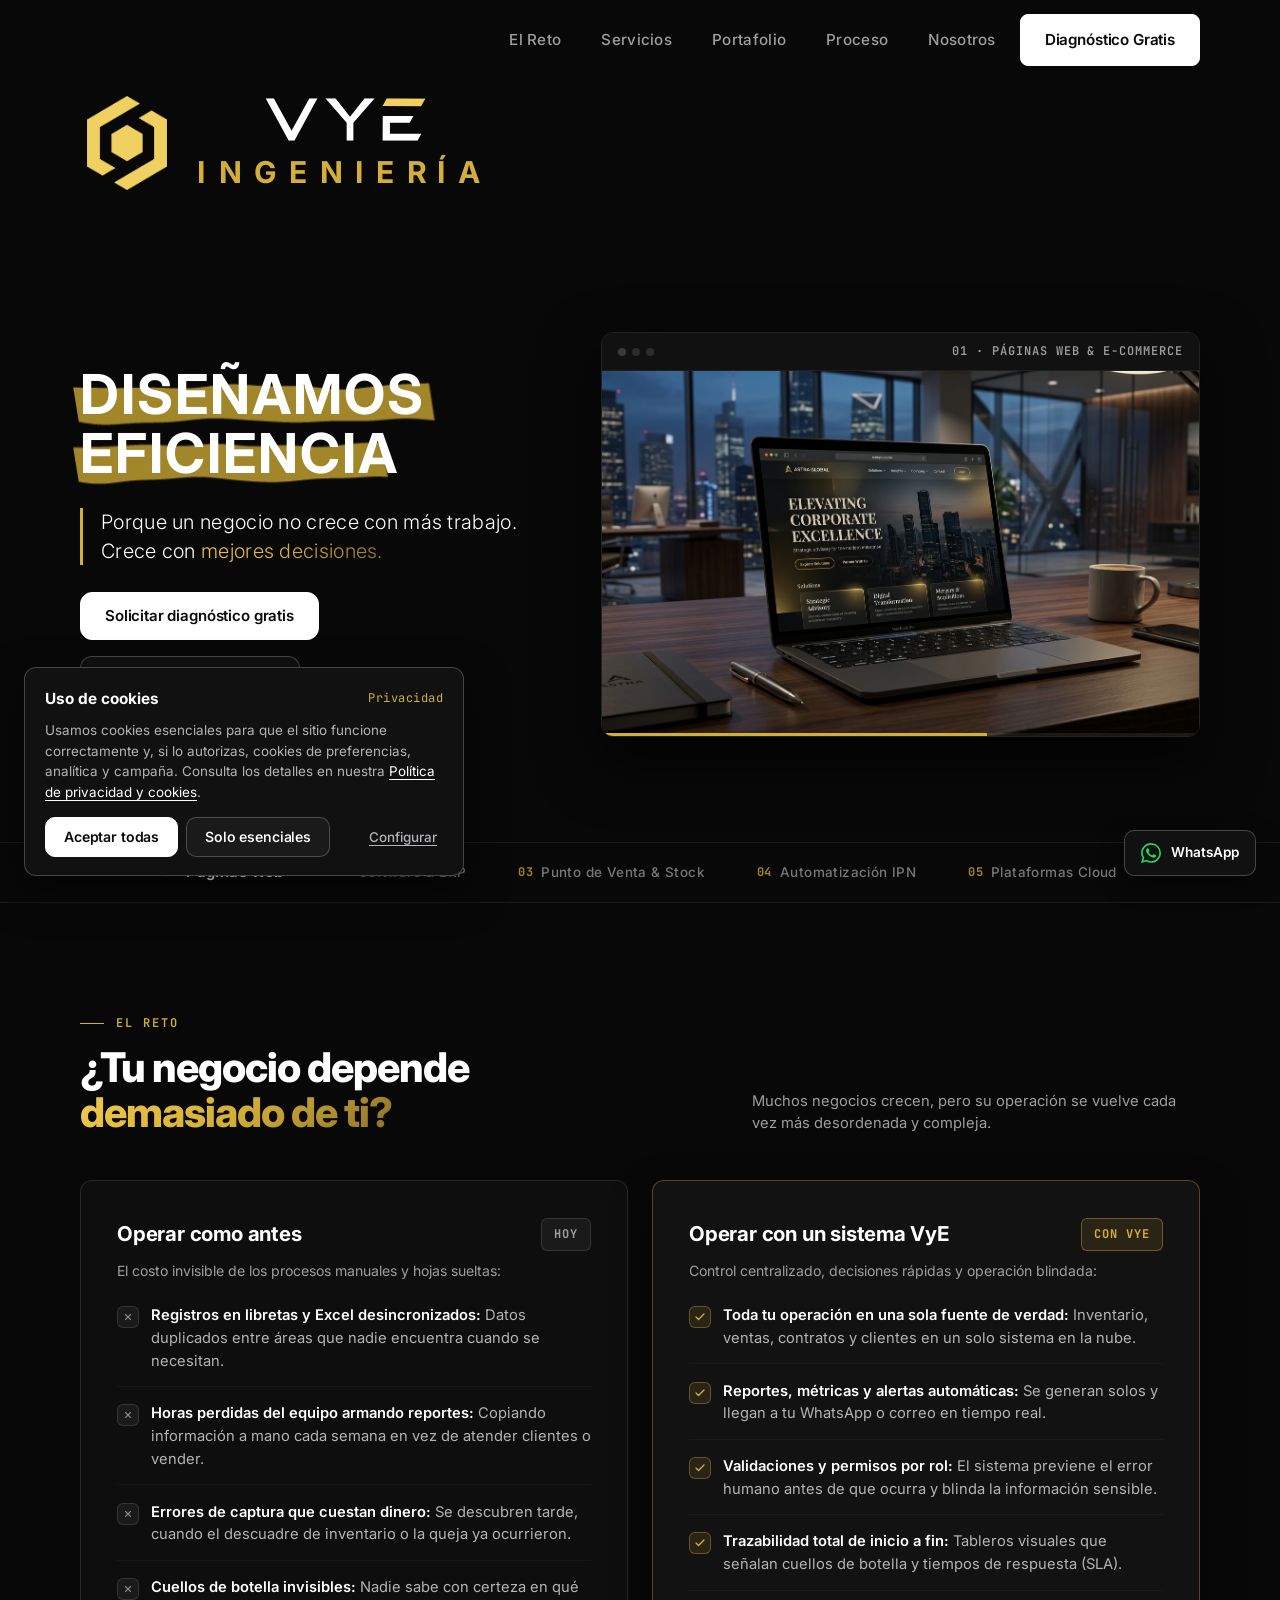
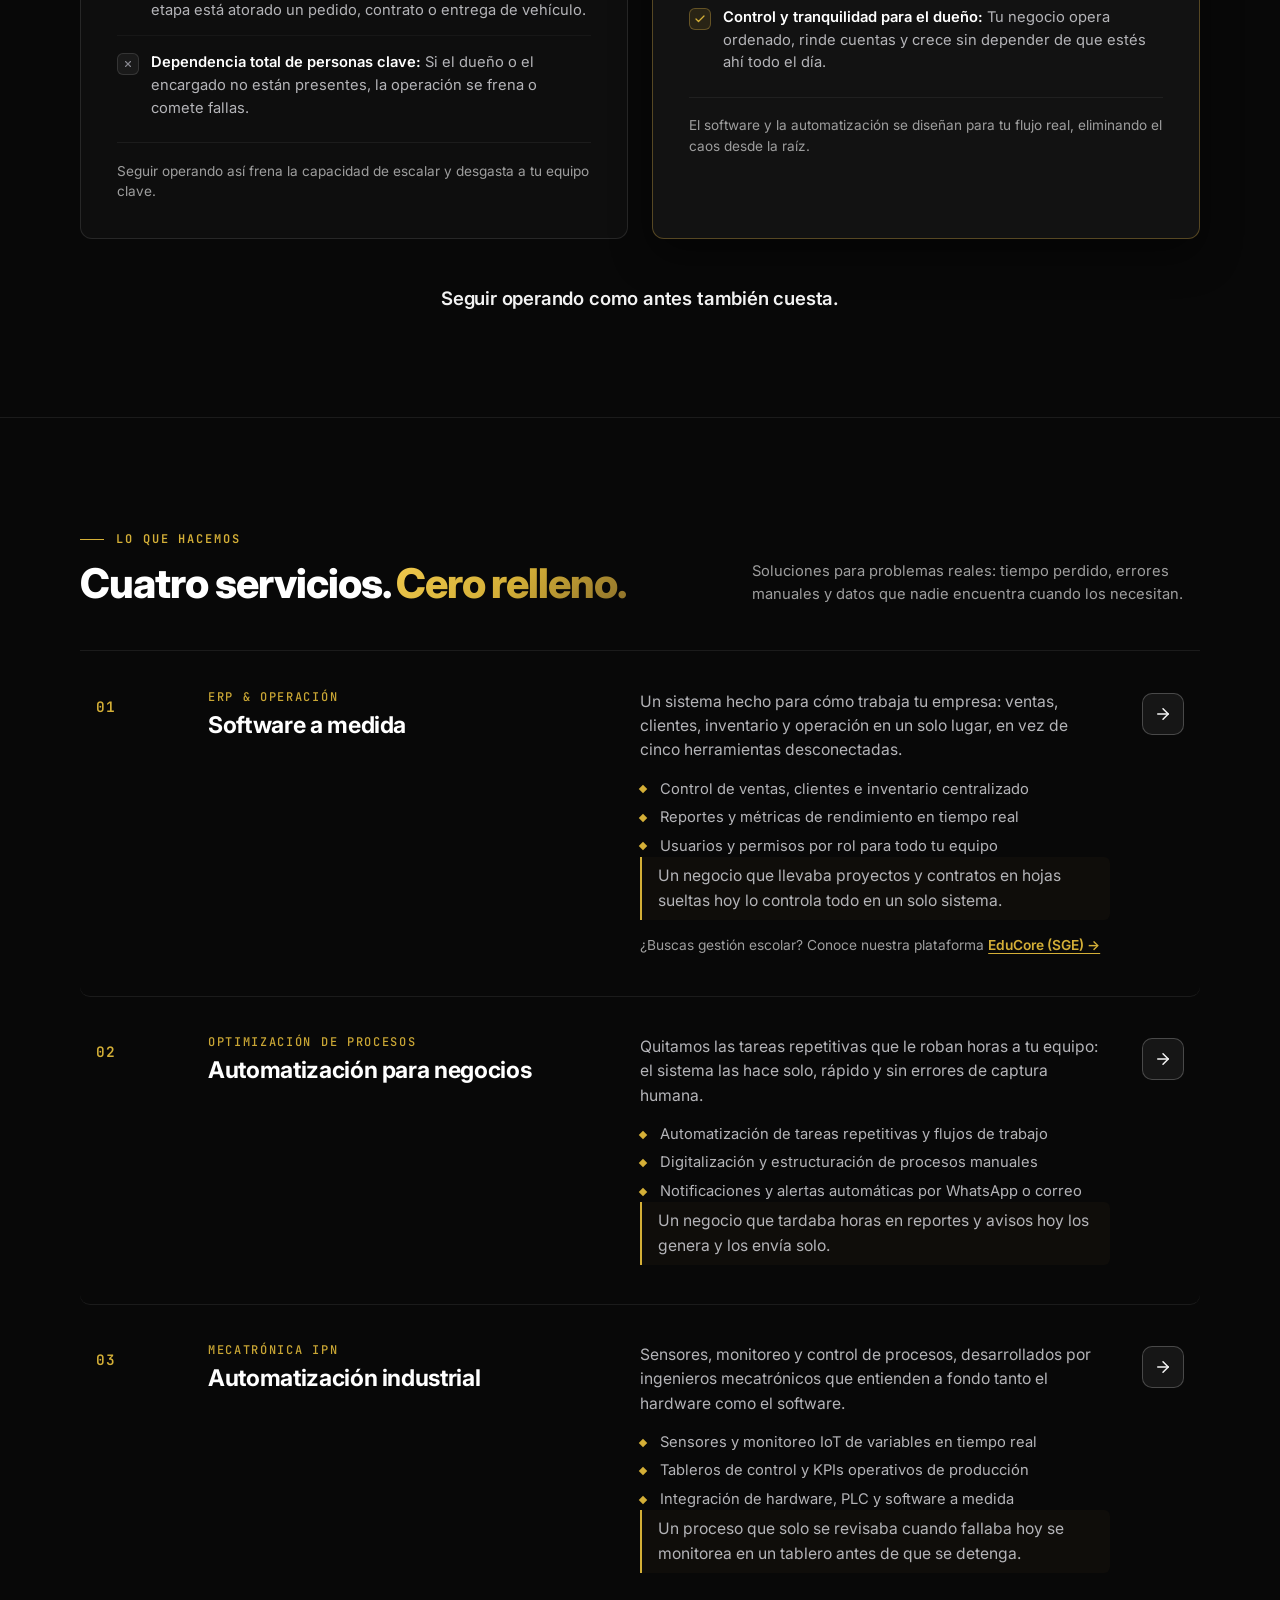
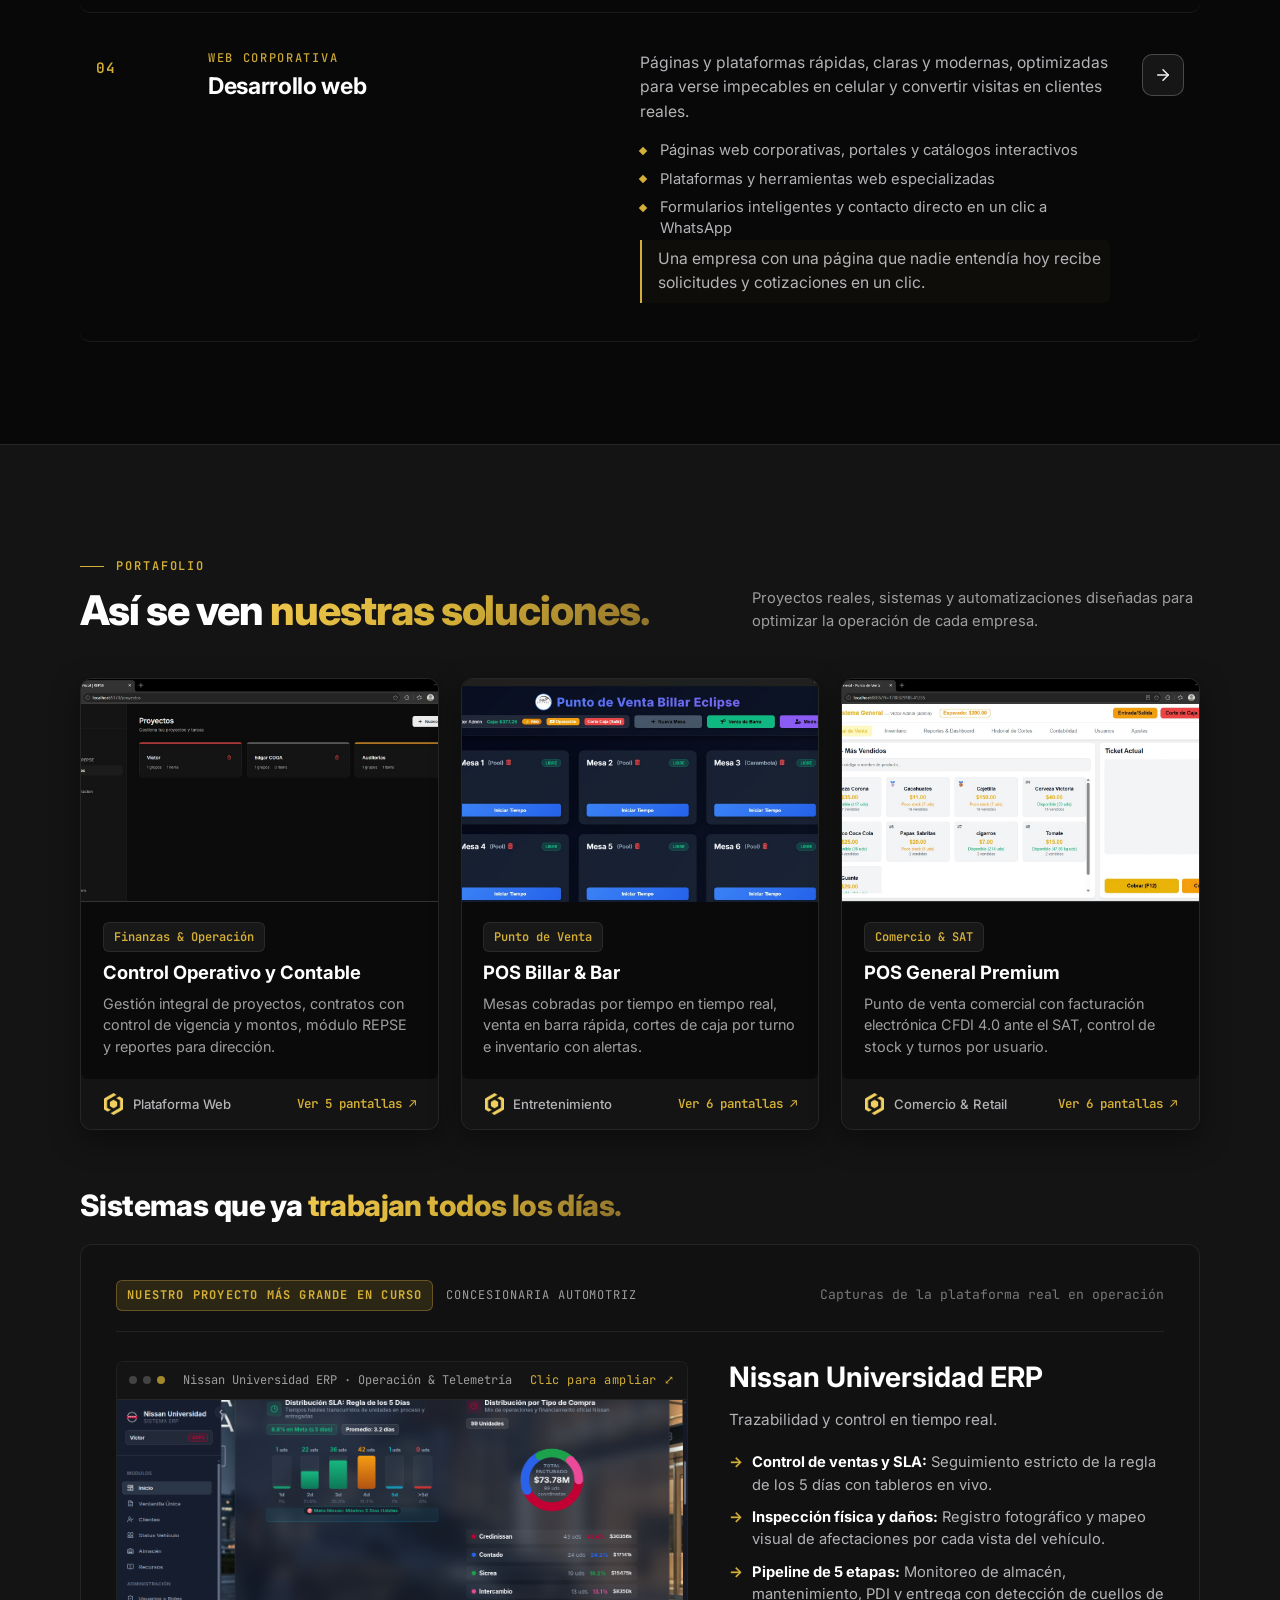
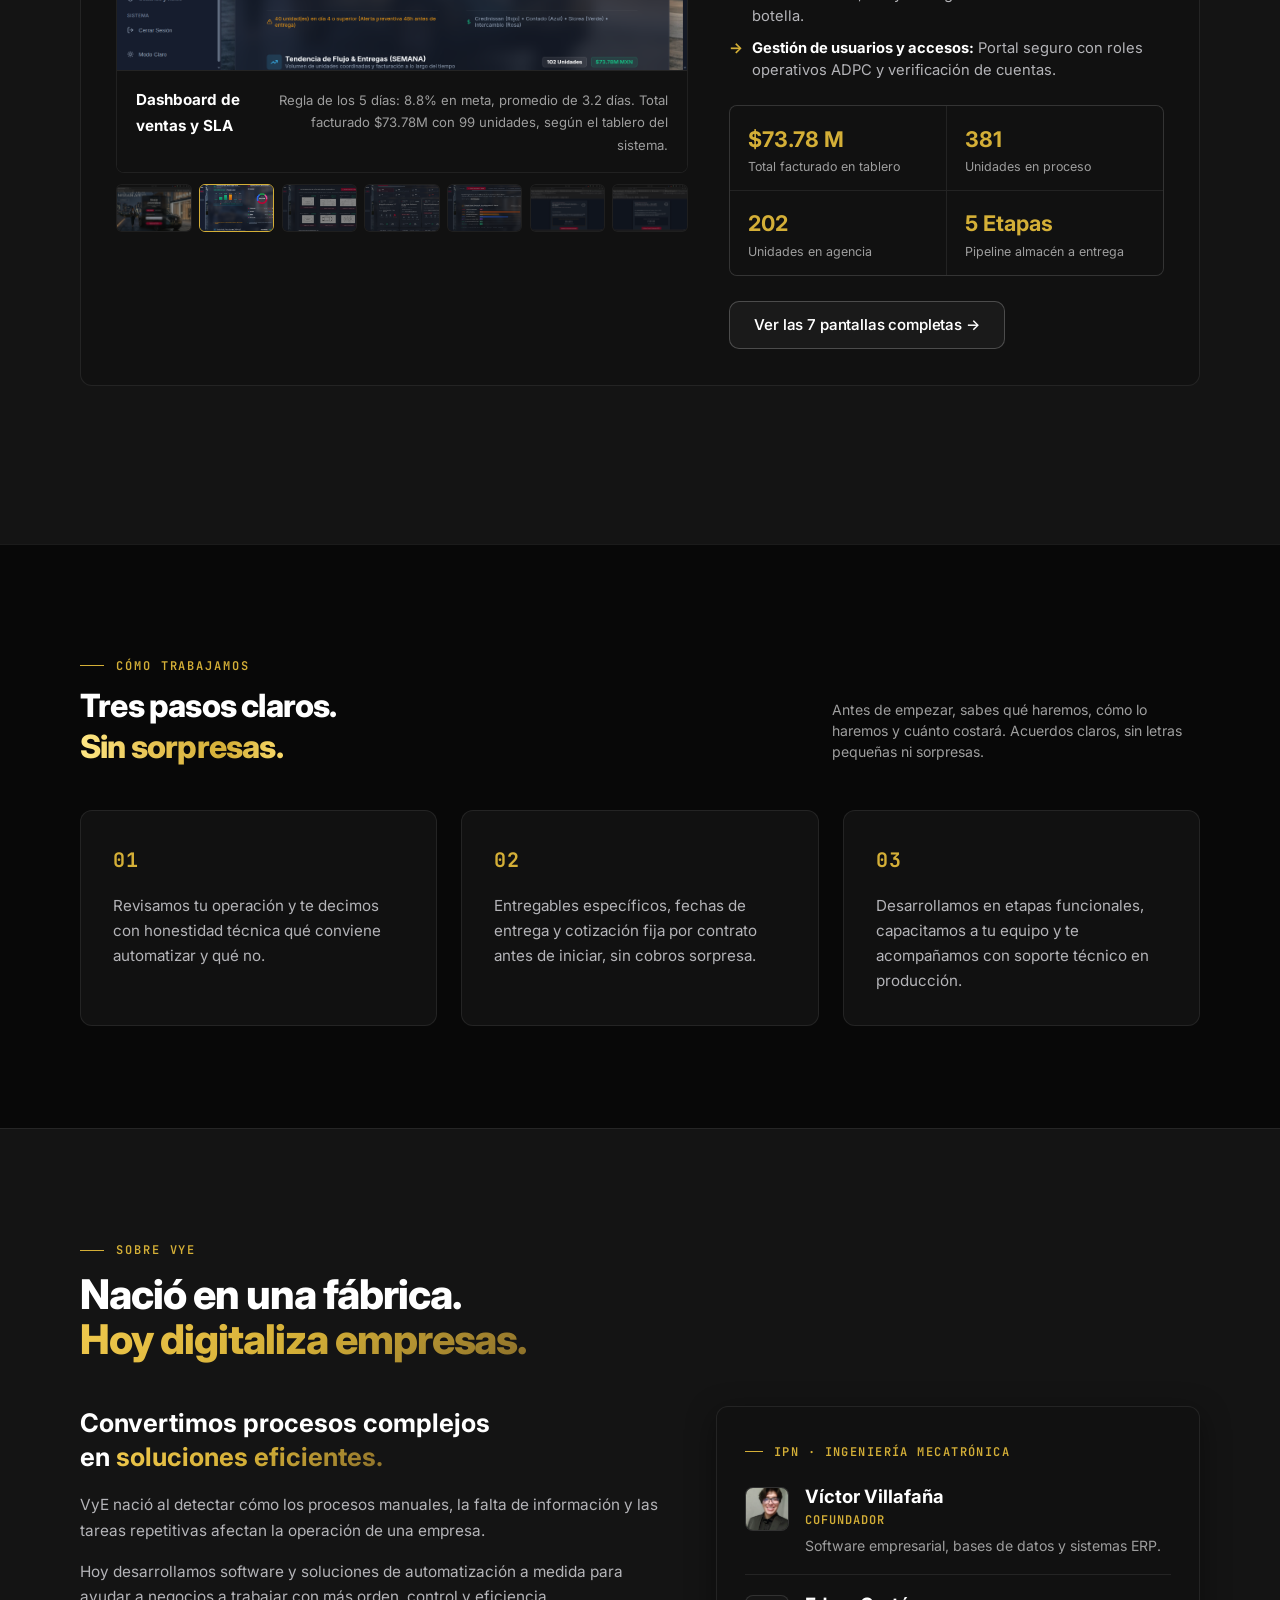
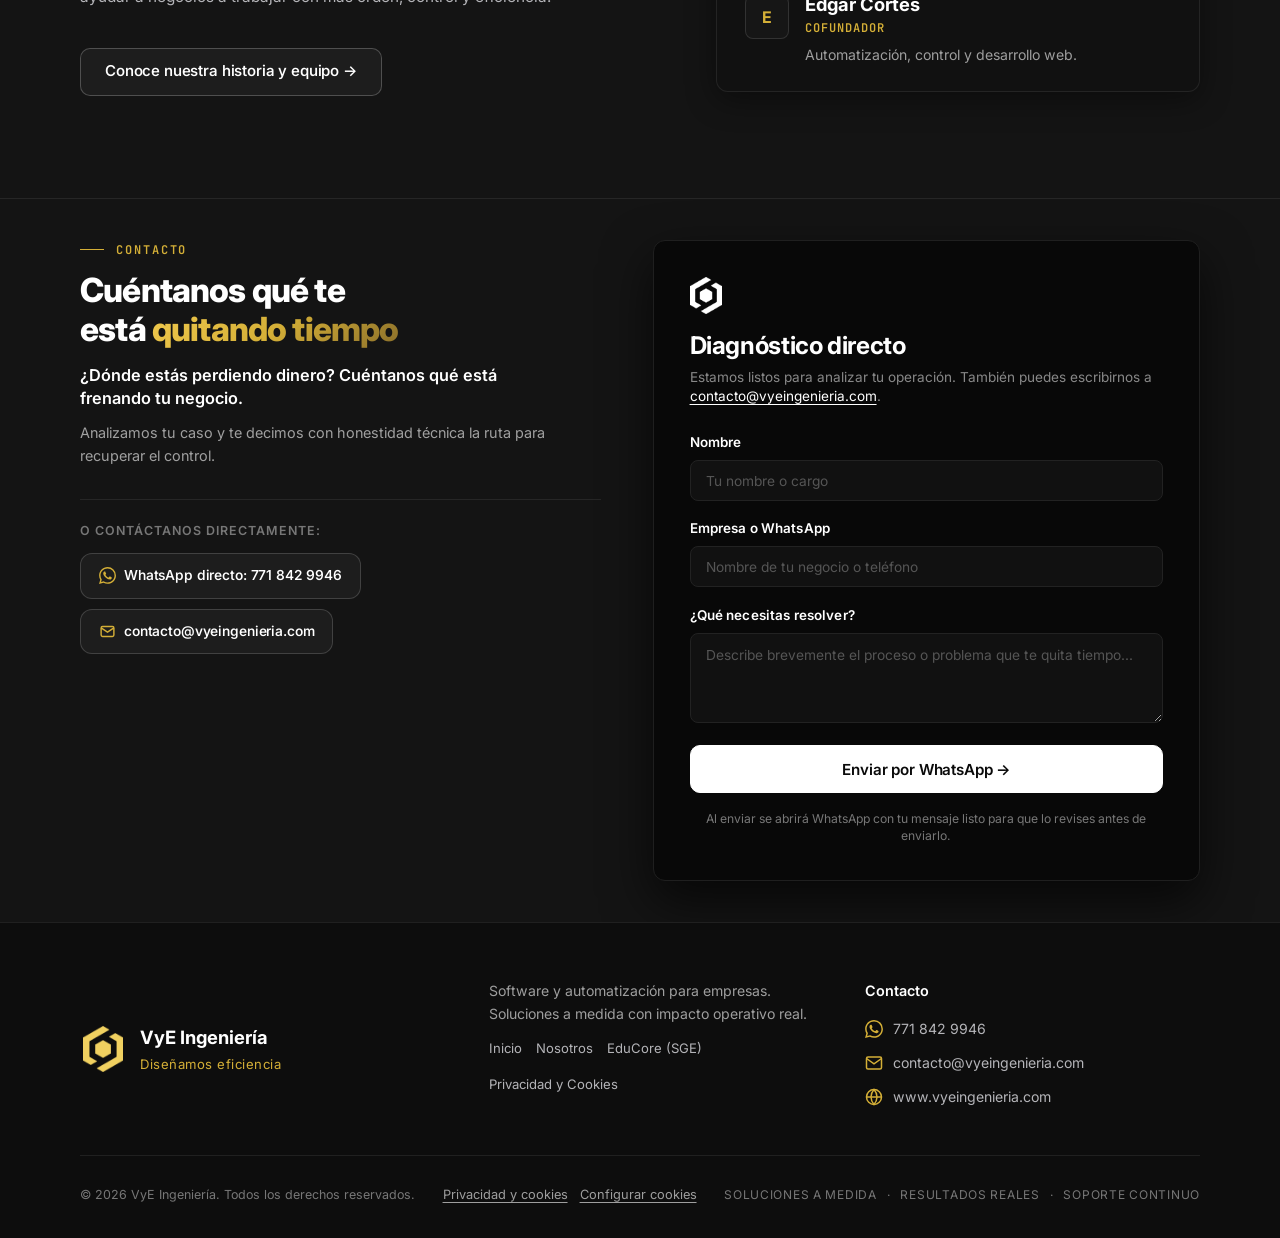
<file: index.html>
<!DOCTYPE html>
<html lang="es">

<head>
    <meta charset="UTF-8">
    <meta name="viewport" content="width=device-width, initial-scale=1.0">
    <title>VyE Ingeniería — Diseñamos Eficiencia | Software y Automatización</title>
    <meta name="description"
        content="VyE Ingeniería: Software a medida, automatización y soluciones tecnológicas que optimizan tu operación, reducen errores y generan resultados reales en tu negocio.">
    <meta name="keywords"
        content="software empresarial, automatización, ingeniería, optimización, México, desarrollo web, sistemas a medida">
    <meta name="author" content="VyE Ingeniería">
    <meta property="og:title" content="VyE Ingeniería — Diseñamos Eficiencia">
    <meta property="og:description"
        content="Desarrollamos software, automatización y soluciones tecnológicas que optimizan tu operación.">
    <meta property="og:type" content="website">
    <meta property="og:url" content="https://www.vyeingenieria.com">
    <link rel="preconnect" href="https://fonts.googleapis.com">
    <link rel="preconnect" href="https://fonts.gstatic.com" crossorigin>
    <link
        href="https://fonts.googleapis.com/css2?family=Inter:wght@300;400;500;600;700;800&family=JetBrains+Mono:wght@400;500;600;700&display=swap"
        rel="stylesheet">
    <link rel="stylesheet" href="style.css?v=2.0.0">
    <link rel="icon" type="image/x-icon" href="assets/favicon.ico">
    <link rel="apple-touch-icon" sizes="180x180" href="assets/apple-touch-icon.png">
    <link rel="icon" type="image/png" sizes="32x32" href="assets/favicon-32x32.png">
    <link rel="icon" type="image/png" sizes="16x16" href="assets/favicon-16x16.png">
    <link rel="manifest" href="site.webmanifest">
</head>

<body class="homepage" data-page="home">
    <!-- ===================== PRELOADER ===================== -->
    <div id="preloader" class="preloader">
        <div class="preloader__inner">
            <img src="assets/Isotipo Vye.png" alt="VyE" class="preloader__logo" width="80" height="80">
            <div class="preloader__bar">
                <div class="preloader__progress"></div>
            </div>
        </div>
    </div>

    <!-- ===================== NAVBAR (MODULAR) ===================== -->
    <nav id="navbar" class="navbar" data-component="navbar" data-page="home"></nav>

    <!-- ===================== HERO ===================== -->
    <section id="hero" class="hero">
        <div class="hero__content">
            <div class="hero__grid">
                <!-- Columna Izquierda: Propuesta de valor para Dueños y Directivos -->
                <div class="hero__text-col">
                    
                    <h1 class="hero__title">
                        <span class="hero__title-line hero__title-line--accent"><span
                                class="hero__marker-word">DISEÑAMOS</span> <span
                                class="hero__marker-word">EFICIENCIA</span></span>
                    </h1>
                    <div class="hero__brand-phrase" data-reveal>
                        <p class="hero__brand-phrase-text">
                            Porque un negocio no crece con más trabajo.<br>
                            Crece con <span class="text-gold">mejores decisiones.</span>
                        </p>
                    </div>

                    <div class="hero__actions">
                        <a href="https://wa.me/527718429946?text=Hola%2C%20me%20gustar%C3%ADa%20solicitar%20un%20diagn%C3%B3stico%20de%20eficiencia%20para%20mi%20empresa." class="btn btn--primary" id="heroCta1" target="_blank" rel="noopener">
                            Solicitar diagnóstico gratis
                        </a>
                        <a href="#portafolio" class="btn btn--outline" id="heroCta2">
                            Ver proyectos reales
                            <span class="btn__arrow">→</span>
                        </a>
                    </div>
                </div>

                <!-- Columna Derecha: Showcase Interactivo de Producto Real -->
                <div class="hero__visual-col" data-reveal>
                    <div class="hero-showcase" id="heroShowcase" role="region" aria-label="Demostración interactiva de especialidades VyE">
                        <!-- Header técnico minimalista estilo hardware/monitor -->
                        <div class="hero-showcase__header">
                            <div class="hero-showcase__dots" aria-hidden="true">
                                <span></span><span></span><span></span>
                            </div>
                            <span class="hero-showcase__tag" id="heroShowcaseTag">01 · PÁGINAS WEB &amp; E-COMMERCE</span>
                        </div>

                        <!-- Visor de diapositivas con crossfade limpio -->
                        <div class="hero-showcase__viewport">
                            <div class="hero-showcase__slide active" data-index="0" data-label="01 · PÁGINAS WEB &amp; E-COMMERCE">
                                <img src="assets/showcase_plataforma_web.jpg" alt="Páginas Web y Plataformas Digitales de Alta Conversión" class="hero-showcase__img" loading="eager">
                            </div>
                            <div class="hero-showcase__slide" data-index="1" data-label="02 · SOFTWARE A LA MEDIDA &amp; ERP">
                                <img src="assets/showcase_software_erp.jpg" alt="Software de Gestión Empresarial y ERP a la Medida" class="hero-showcase__img" loading="lazy">
                            </div>
                            <div class="hero-showcase__slide" data-index="2" data-label="03 · PUNTO DE VENTA (POS) &amp; STOCK">
                                <img src="assets/showcase_inventario_wms.jpg" alt="Control de Inventario, Puntos de Venta y Almacén" class="hero-showcase__img" loading="lazy">
                            </div>
                            <div class="hero-showcase__slide" data-index="3" data-label="04 · AUTOMATIZACIÓN &amp; MECATRÓNICA IPN">
                                <img src="assets/showcase_automatizacion.jpg" alt="Automatización de Procesos y Mecatrónica IPN" class="hero-showcase__img" loading="lazy">
                            </div>
                            <div class="hero-showcase__slide" data-index="4" data-label="05 · PLATAFORMAS CLOUD &amp; SAAS">
                                <img src="assets/showcase_sge_educore.jpg" alt="Plataformas Cloud y Sistemas de Gestión Especializada" class="hero-showcase__img" loading="lazy">
                            </div>
                        </div>

                        <!-- Barrita inferior de progreso en tiempo real (4.5s) -->
                        <div class="hero-showcase__progress" aria-hidden="true">
                            <div class="hero-showcase__progress-fill" id="heroProgressFill"></div>
                        </div>
                    </div>
                </div>
            </div>
        </div>
    </section>

    <!-- ===================== CAPACIDADES INTERACTIVAS (TABS SHOWCASE) ===================== -->
    <nav class="capabilities-bar" aria-label="Especialidades interactivas de VyE Ingeniería">
        <div class="capabilities-bar__container" id="capabilitiesTabs" role="tablist">
            <button type="button" class="capabilities-tab active" data-slide="0" role="tab" aria-selected="true">
                <span class="capabilities-tab__num">01</span>
                <span class="capabilities-tab__label">Páginas Web</span>
            </button>
            <button type="button" class="capabilities-tab" data-slide="1" role="tab" aria-selected="false">
                <span class="capabilities-tab__num">02</span>
                <span class="capabilities-tab__label">Software &amp; ERP</span>
            </button>
            <button type="button" class="capabilities-tab" data-slide="2" role="tab" aria-selected="false">
                <span class="capabilities-tab__num">03</span>
                <span class="capabilities-tab__label">Punto de Venta &amp; Stock</span>
            </button>
            <button type="button" class="capabilities-tab" data-slide="3" role="tab" aria-selected="false">
                <span class="capabilities-tab__num">04</span>
                <span class="capabilities-tab__label">Automatización IPN</span>
            </button>
            <button type="button" class="capabilities-tab" data-slide="4" role="tab" aria-selected="false">
                <span class="capabilities-tab__num">05</span>
                <span class="capabilities-tab__label">Plataformas Cloud</span>
            </button>
        </div>
    </nav>

    <!-- ===================== EL RETO / LA REALIDAD ===================== -->
    <section id="reto" class="section section--reto">
        <div class="section__container">
            <div class="sec-head" data-reveal>
                <div>
                    <span class="sec-head-mono">EL RETO</span>
                    <h2 class="section__title">¿Tu negocio depende <span class="text-gold">demasiado de ti?</span></h2>
                </div>
                <p class="section__subtitle">Muchos negocios crecen, pero su operación se vuelve cada vez más desordenada y compleja.</p>
            </div>

            <div class="reto-grid" data-reveal>
                <!-- Columna 1: Operar como antes (Hoy) -->
                <div class="reto-col reto-col--bad">
                    <div class="reto-col__header">
                        <h3>Operar como antes</h3>
                        <span class="reto-col__badge reto-col__badge--bad">Hoy</span>
                    </div>
                    <p class="reto-col__sub">El costo invisible de los procesos manuales y hojas sueltas:</p>
                    <ul class="reto-list">
                        <li>
                            <span class="reto-list__icon reto-list__icon--bad">
                                <svg width="10" height="10" viewBox="0 0 24 24" fill="none" stroke="currentColor" stroke-width="2.6" stroke-linecap="round"><line x1="18" y1="6" x2="6" y2="18"></line><line x1="6" y1="6" x2="18" y2="18"></line></svg>
                            </span>
                            <div><strong>Registros en libretas y Excel desincronizados:</strong> Datos duplicados entre áreas que nadie encuentra cuando se necesitan.</div>
                        </li>
                        <li>
                            <span class="reto-list__icon reto-list__icon--bad">
                                <svg width="10" height="10" viewBox="0 0 24 24" fill="none" stroke="currentColor" stroke-width="2.6" stroke-linecap="round"><line x1="18" y1="6" x2="6" y2="18"></line><line x1="6" y1="6" x2="18" y2="18"></line></svg>
                            </span>
                            <div><strong>Horas perdidas del equipo armando reportes:</strong> Copiando información a mano cada semana en vez de atender clientes o vender.</div>
                        </li>
                        <li>
                            <span class="reto-list__icon reto-list__icon--bad">
                                <svg width="10" height="10" viewBox="0 0 24 24" fill="none" stroke="currentColor" stroke-width="2.6" stroke-linecap="round"><line x1="18" y1="6" x2="6" y2="18"></line><line x1="6" y1="6" x2="18" y2="18"></line></svg>
                            </span>
                            <div><strong>Errores de captura que cuestan dinero:</strong> Se descubren tarde, cuando el descuadre de inventario o la queja ya ocurrieron.</div>
                        </li>
                        <li>
                            <span class="reto-list__icon reto-list__icon--bad">
                                <svg width="10" height="10" viewBox="0 0 24 24" fill="none" stroke="currentColor" stroke-width="2.6" stroke-linecap="round"><line x1="18" y1="6" x2="6" y2="18"></line><line x1="6" y1="6" x2="18" y2="18"></line></svg>
                            </span>
                            <div><strong>Cuellos de botella invisibles:</strong> Nadie sabe con certeza en qué etapa está atorado un pedido, contrato o entrega de vehículo.</div>
                        </li>
                        <li>
                            <span class="reto-list__icon reto-list__icon--bad">
                                <svg width="10" height="10" viewBox="0 0 24 24" fill="none" stroke="currentColor" stroke-width="2.6" stroke-linecap="round"><line x1="18" y1="6" x2="6" y2="18"></line><line x1="6" y1="6" x2="18" y2="18"></line></svg>
                            </span>
                            <div><strong>Dependencia total de personas clave:</strong> Si el dueño o el encargado no están presentes, la operación se frena o comete fallas.</div>
                        </li>
                    </ul>
                    <p class="reto-col__note">Seguir operando así frena la capacidad de escalar y desgasta a tu equipo clave.</p>
                </div>

                <!-- Columna 2: Operar con VyE -->
                <div class="reto-col reto-col--good">
                    <div class="reto-col__header">
                        <h3>Operar con un sistema VyE</h3>
                        <span class="reto-col__badge reto-col__badge--good">Con VyE</span>
                    </div>
                    <p class="reto-col__sub">Control centralizado, decisiones rápidas y operación blindada:</p>
                    <ul class="reto-list">
                        <li>
                            <span class="reto-list__icon reto-list__icon--good">
                                <svg width="12" height="12" viewBox="0 0 24 24" fill="none" stroke="currentColor" stroke-width="2.6" stroke-linecap="round" stroke-linejoin="round"><polyline points="20 6 9 17 4 12"></polyline></svg>
                            </span>
                            <div><strong>Toda tu operación en una sola fuente de verdad:</strong> Inventario, ventas, contratos y clientes en un solo sistema en la nube.</div>
                        </li>
                        <li>
                            <span class="reto-list__icon reto-list__icon--good">
                                <svg width="12" height="12" viewBox="0 0 24 24" fill="none" stroke="currentColor" stroke-width="2.6" stroke-linecap="round" stroke-linejoin="round"><polyline points="20 6 9 17 4 12"></polyline></svg>
                            </span>
                            <div><strong>Reportes, métricas y alertas automáticas:</strong> Se generan solos y llegan a tu WhatsApp o correo en tiempo real.</div>
                        </li>
                        <li>
                            <span class="reto-list__icon reto-list__icon--good">
                                <svg width="12" height="12" viewBox="0 0 24 24" fill="none" stroke="currentColor" stroke-width="2.6" stroke-linecap="round" stroke-linejoin="round"><polyline points="20 6 9 17 4 12"></polyline></svg>
                            </span>
                            <div><strong>Validaciones y permisos por rol:</strong> El sistema previene el error humano antes de que ocurra y blinda la información sensible.</div>
                        </li>
                        <li>
                            <span class="reto-list__icon reto-list__icon--good">
                                <svg width="12" height="12" viewBox="0 0 24 24" fill="none" stroke="currentColor" stroke-width="2.6" stroke-linecap="round" stroke-linejoin="round"><polyline points="20 6 9 17 4 12"></polyline></svg>
                            </span>
                            <div><strong>Trazabilidad total de inicio a fin:</strong> Tableros visuales que señalan cuellos de botella y tiempos de respuesta (SLA).</div>
                        </li>
                        <li>
                            <span class="reto-list__icon reto-list__icon--good">
                                <svg width="12" height="12" viewBox="0 0 24 24" fill="none" stroke="currentColor" stroke-width="2.6" stroke-linecap="round" stroke-linejoin="round"><polyline points="20 6 9 17 4 12"></polyline></svg>
                            </span>
                            <div><strong>Control y tranquilidad para el dueño:</strong> Tu negocio opera ordenado, rinde cuentas y crece sin depender de que estés ahí todo el día.</div>
                        </li>
                    </ul>
                    <p class="reto-col__note">El software y la automatización se diseñan para tu flujo real, eliminando el caos desde la raíz.</p>
                </div>
            </div>

            <!-- Punchline contundente al pie del reto -->
            <div class="reto-punchline" data-reveal>
                <p>Seguir operando como antes también cuesta.</p>
            </div>
        </div>
    </section>

    <!-- ===================== SERVICIOS ===================== -->
    <section id="servicios" class="section section--servicios">
        <div class="section__container">
            <div class="sec-head" data-reveal>
                <div>
                    <span class="sec-head-mono">LO QUE HACEMOS</span>
                    <h2 class="section__title">Cuatro servicios. <span class="text-gold">Cero relleno.</span></h2>
                </div>
                <p class="section__subtitle">Soluciones para problemas reales: tiempo perdido, errores manuales y datos que nadie encuentra cuando los necesitan.</p>
            </div>

            <div class="svc">
                <!-- 01 Software a medida -->
                <article class="svc-row" data-reveal>
                    <span class="svc-num">01</span>
                    <div class="svc-title-wrap">
                        <h3><small>ERP &amp; Operación</small>Software a medida</h3>
                    </div>
                    <div class="svc-body">
                        <p>Un sistema hecho para cómo trabaja tu empresa: ventas, clientes, inventario y operación en un solo lugar, en vez de cinco herramientas desconectadas.</p>
                        <ul>
                            <li>Control de ventas, clientes e inventario centralizado</li>
                            <li>Reportes y métricas de rendimiento en tiempo real</li>
                            <li>Usuarios y permisos por rol para todo tu equipo</li>
                        </ul>
                        <p class="svc-ex">Un negocio que llevaba proyectos y contratos en hojas sueltas hoy lo controla todo en un solo sistema.</p>
                        <div class="svc-sublink">
                            <span>¿Buscas gestión escolar? Conoce nuestra plataforma <a href="indexSGE.html">EduCore (SGE) →</a></span>
                        </div>
                    </div>
                    <a class="svc-go" href="https://wa.me/527718429946?text=Hola%20VyE%2C%20me%20interesa%20un%20software%20a%20medida%20para%20mi%20negocio." target="_blank" rel="noopener" aria-label="Pedir software a medida por WhatsApp">
                        <svg width="20" height="20" viewBox="0 0 24 24" fill="none" stroke="currentColor" stroke-width="2.2" stroke-linecap="round" stroke-linejoin="round"><line x1="5" y1="12" x2="19" y2="12"></line><polyline points="12 5 19 12 12 19"></polyline></svg>
                    </a>
                </article>

                <!-- 02 Automatización para negocios -->
                <article class="svc-row" data-reveal>
                    <span class="svc-num">02</span>
                    <div class="svc-title-wrap">
                        <h3><small>Optimización de Procesos</small>Automatización para negocios</h3>
                    </div>
                    <div class="svc-body">
                        <p>Quitamos las tareas repetitivas que le roban horas a tu equipo: el sistema las hace solo, rápido y sin errores de captura humana.</p>
                        <ul>
                            <li>Automatización de tareas repetitivas y flujos de trabajo</li>
                            <li>Digitalización y estructuración de procesos manuales</li>
                            <li>Notificaciones y alertas automáticas por WhatsApp o correo</li>
                        </ul>
                        <p class="svc-ex">Un negocio que tardaba horas en reportes y avisos hoy los genera y los envía solo.</p>
                    </div>
                    <a class="svc-go" href="https://wa.me/527718429946?text=Hola%20VyE%2C%20quiero%20automatizar%20procesos%20de%20mi%20negocio." target="_blank" rel="noopener" aria-label="Pedir automatización para negocios por WhatsApp">
                        <svg width="20" height="20" viewBox="0 0 24 24" fill="none" stroke="currentColor" stroke-width="2.2" stroke-linecap="round" stroke-linejoin="round"><line x1="5" y1="12" x2="19" y2="12"></line><polyline points="12 5 19 12 12 19"></polyline></svg>
                    </a>
                </article>

                <!-- 03 Automatización industrial (Mecatrónica IPN) -->
                <article class="svc-row" data-reveal>
                    <span class="svc-num">03</span>
                    <div class="svc-title-wrap">
                        <h3><small>Mecatrónica IPN</small>Automatización industrial</h3>
                    </div>
                    <div class="svc-body">
                        <p>Sensores, monitoreo y control de procesos, desarrollados por ingenieros mecatrónicos que entienden a fondo tanto el hardware como el software.</p>
                        <ul>
                            <li>Sensores y monitoreo IoT de variables en tiempo real</li>
                            <li>Tableros de control y KPIs operativos de producción</li>
                            <li>Integración de hardware, PLC y software a medida</li>
                        </ul>
                        <p class="svc-ex">Un proceso que solo se revisaba cuando fallaba hoy se monitorea en un tablero antes de que se detenga.</p>
                    </div>
                    <a class="svc-go" href="https://wa.me/527718429946?text=Hola%20VyE%2C%20me%20interesa%20automatizaci%C3%B3n%20industrial%20y%20sensores." target="_blank" rel="noopener" aria-label="Pedir automatización industrial por WhatsApp">
                        <svg width="20" height="20" viewBox="0 0 24 24" fill="none" stroke="currentColor" stroke-width="2.2" stroke-linecap="round" stroke-linejoin="round"><line x1="5" y1="12" x2="19" y2="12"></line><polyline points="12 5 19 12 12 19"></polyline></svg>
                    </a>
                </article>

                <!-- 04 Desarrollo web -->
                <article class="svc-row" data-reveal>
                    <span class="svc-num">04</span>
                    <div class="svc-title-wrap">
                        <h3><small>Web Corporativa</small>Desarrollo web</h3>
                    </div>
                    <div class="svc-body">
                        <p>Páginas y plataformas rápidas, claras y modernas, optimizadas para verse impecables en celular y convertir visitas en clientes reales.</p>
                        <ul>
                            <li>Páginas web corporativas, portales y catálogos interactivos</li>
                            <li>Plataformas y herramientas web especializadas</li>
                            <li>Formularios inteligentes y contacto directo en un clic a WhatsApp</li>
                        </ul>
                        <p class="svc-ex">Una empresa con una página que nadie entendía hoy recibe solicitudes y cotizaciones en un clic.</p>
                    </div>
                    <a class="svc-go" href="https://wa.me/527718429946?text=Hola%20VyE%2C%20quiero%20una%20p%C3%A1gina%20web%20para%20mi%20empresa." target="_blank" rel="noopener" aria-label="Pedir desarrollo web por WhatsApp">
                        <svg width="20" height="20" viewBox="0 0 24 24" fill="none" stroke="currentColor" stroke-width="2.2" stroke-linecap="round" stroke-linejoin="round"><line x1="5" y1="12" x2="19" y2="12"></line><polyline points="12 5 19 12 12 19"></polyline></svg>
                    </a>
                </article>
            </div>
        </div>
    </section>

    <!-- ===================== PORTAFOLIO ===================== -->
    <section id="portafolio" class="section section--portafolio">
        <div class="section__container">
            <div class="sec-head" data-reveal>
                <div>
                    <span class="sec-head-mono">PORTAFOLIO</span>
                    <h2 class="section__title">Así se ven <span class="text-gold">nuestras soluciones.</span></h2>
                </div>
                <p class="section__subtitle">Proyectos reales, sistemas y automatizaciones diseñadas para optimizar la operación de cada empresa.</p>
            </div>

            <!-- GRID DE 3 SISTEMAS REALES ENTREGADOS -->
            <div class="proj-grid" data-reveal>
                <!-- Card 1: Control Operativo y Contable -->
                <article class="proj-card" data-proj="contable">
                    <div class="proj-card__main">
                        <div class="proj-card__cover">
                            <img src="assets/portfolio/contable_0.jpg" alt="Pantalla de gestión de proyectos de la plataforma Control Operativo y Contable" loading="lazy">
                        </div>
                        <div class="proj-card__body">
                            <span class="proj-card__pill">Finanzas &amp; Operación</span>
                            <h4 class="proj-card__title">Control Operativo y Contable</h4>
                            <p class="proj-card__desc">
                                Gestión integral de proyectos, contratos con control de vigencia y montos, módulo REPSE y reportes para dirección.
                            </p>
                        </div>
                    </div>
                    <div class="proj-card__footer">
                        <div class="proj-card__author">
                            <img class="proj-card__avatar" src="assets/Isotipo Vye.png" alt="VyE">
                            <span class="proj-card__author-name">Plataforma Web</span>
                        </div>
                        <span class="proj-card__date">Ver 5 pantallas ↗</span>
                    </div>
                </article>

                <!-- Card 2: POS Billar & Bar -->
                <article class="proj-card" data-proj="billar">
                    <div class="proj-card__main">
                        <div class="proj-card__cover">
                            <img src="assets/portfolio/billar_0.jpg" alt="Pantalla principal del punto de venta POS Billar & Bar" loading="lazy">
                        </div>
                        <div class="proj-card__body">
                            <span class="proj-card__pill">Punto de Venta</span>
                            <h4 class="proj-card__title">POS Billar &amp; Bar</h4>
                            <p class="proj-card__desc">
                                Mesas cobradas por tiempo en tiempo real, venta en barra rápida, cortes de caja por turno e inventario con alertas.
                            </p>
                        </div>
                    </div>
                    <div class="proj-card__footer">
                        <div class="proj-card__author">
                            <img class="proj-card__avatar" src="assets/Isotipo Vye.png" alt="VyE">
                            <span class="proj-card__author-name">Entretenimiento</span>
                        </div>
                        <span class="proj-card__date">Ver 6 pantallas ↗</span>
                    </div>
                </article>

                <!-- Card 3: POS General Premium -->
                <article class="proj-card" data-proj="pos">
                    <div class="proj-card__main">
                        <div class="proj-card__cover">
                            <img src="assets/portfolio/pos_0.jpg" alt="Pantalla principal del punto de venta POS General Premium" loading="lazy">
                        </div>
                        <div class="proj-card__body">
                            <span class="proj-card__pill">Comercio &amp; SAT</span>
                            <h4 class="proj-card__title">POS General Premium</h4>
                            <p class="proj-card__desc">
                                Punto de venta comercial con facturación electrónica CFDI 4.0 ante el SAT, control de stock y turnos por usuario.
                            </p>
                        </div>
                    </div>
                    <div class="proj-card__footer">
                        <div class="proj-card__author">
                            <img class="proj-card__avatar" src="assets/Isotipo Vye.png" alt="VyE">
                            <span class="proj-card__author-name">Comercio &amp; Retail</span>
                        </div>
                        <span class="proj-card__date">Ver 6 pantallas ↗</span>
                    </div>
                </article>
            </div>

            <!-- SISTEMAS EN PRODUCCIÓN -->
            <div class="portafolio-subhead" data-reveal>
                <h3 class="portafolio-subhead__title">Sistemas que ya <span class="text-gold">trabajan todos los días.</span></h3>
            </div>

            <!-- PROYECTO INDUSTRIAL (NISSAN UNIVERSIDAD) -->
            <div class="feat-box" data-reveal>
                <div class="feat-box__header">
                    <div class="feat-box__tag-wrap">
                        <span class="feat-box__badge">NUESTRO PROYECTO MÁS GRANDE EN CURSO</span>
                        <span class="feat-box__subtag">CONCESIONARIA AUTOMOTRIZ</span>
                    </div>
                    <span class="feat-box__note">Capturas de la plataforma real en operación</span>
                </div>

                <div class="feat-grid">
                    <!-- Visor de pantalla interactivo -->
                    <div class="feat-visual">
                        <figure class="feat-main">
                            <div class="feat-main__browser-bar">
                                <div class="feat-main__browser-dots">
                                    <span></span><span></span><span></span>
                                </div>
                                <span class="feat-main__browser-title">Nissan Universidad ERP · Operación &amp; Telemetría</span>
                                <span class="feat-main__browser-zoom">Clic para ampliar ⤢</span>
                            </div>
                            <img id="featImg" src="assets/portfolio/nissan_1.png" alt="Dashboard de ventas y SLA del ERP Nissan Universidad" loading="lazy">
                            <figcaption class="feat-cap">
                                <b id="featTitle">Dashboard de ventas y SLA</b>
                                <span id="featDesc">Regla de los 5 días: 8.8% en meta, promedio de 3.2 días. Total facturado $73.78M.</span>
                            </figcaption>
                        </figure>
                        <!-- 7 Miniaturas -->
                        <div class="thumbs" id="featThumbs" role="tablist" aria-label="Pantallas del ERP Nissan Universidad"></div>
                    </div>

                    <!-- Ficha técnica del proyecto -->
                    <div class="feat-side">
                        <h3 class="feat-side__title">Nissan Universidad ERP</h3>
                        <p class="feat-side__desc">
                            Trazabilidad y control en tiempo real.
                        </p>

                        <ul class="feat-list">
                            <li><strong>Control de ventas y SLA:</strong> Seguimiento estricto de la regla de los 5 días con tableros en vivo.</li>
                            <li><strong>Inspección física y daños:</strong> Registro fotográfico y mapeo visual de afectaciones por cada vista del vehículo.</li>
                            <li><strong>Pipeline de 5 etapas:</strong> Monitoreo de almacén, mantenimiento, PDI y entrega con detección de cuellos de botella.</li>
                            <li><strong>Gestión de usuarios y accesos:</strong> Portal seguro con roles operativos ADPC y verificación de cuentas.</li>
                        </ul>

                        <div class="feat-nums">
                            <div class="feat-num-item">
                                <b>$73.78 M</b>
                                <span>Total facturado en tablero</span>
                            </div>
                            <div class="feat-num-item">
                                <b>381</b>
                                <span>Unidades en proceso</span>
                            </div>
                            <div class="feat-num-item">
                                <b>202</b>
                                <span>Unidades en agencia</span>
                            </div>
                            <div class="feat-num-item">
                                <b>5 Etapas</b>
                                <span>Pipeline almacén a entrega</span>
                            </div>
                        </div>

                        <div class="feat-actions">
                            <button type="button" class="btn btn--outline btn--square" id="btnFeatViewAll">
                                Ver las 7 pantallas completas →
                            </button>
                        </div>
                    </div>
                </div>
            </div>
        </div>
    </section>

    <!-- ===================== CÓMO TRABAJAMOS (3 PASOS MINIMAL) ===================== -->
    <section id="proceso" class="section section--proceso">
        <div class="section__container">
            <div class="sec-head" data-reveal>
                <div>
                    <span class="sec-head-mono">CÓMO TRABAJAMOS</span>
                    <h2 class="section__title">
                        Tres pasos claros.<br>
                        <span class="process-dynamic-word text-gold" id="processDynamicWord">Sin sorpresas.</span>
                    </h2>
                </div>
                <p class="section__subtitle">Antes de empezar, sabes qué haremos, cómo lo haremos y cuánto costará. Acuerdos claros, sin letras pequeñas ni sorpresas.</p>
            </div>

            <div class="process-minimal-grid" id="processCardsGrid" data-reveal>
                <!-- Paso 01 -->
                <div class="process-minimal-card" data-phrase="Diagnóstico sin costo">
                    <span class="process-minimal-num">01</span>
                    <p class="process-minimal-desc">
                        Revisamos tu operación y te decimos con honestidad técnica qué conviene automatizar y qué no.
                    </p>
                </div>

                <!-- Paso 02 -->
                <div class="process-minimal-card" data-phrase="Propuesta y precio cerrado">
                    <span class="process-minimal-num">02</span>
                    <p class="process-minimal-desc">
                        Entregables específicos, fechas de entrega y cotización fija por contrato antes de iniciar, sin cobros sorpresa.
                    </p>
                </div>

                <!-- Paso 03 -->
                <div class="process-minimal-card" data-phrase="Construcción y control total">
                    <span class="process-minimal-num">03</span>
                    <p class="process-minimal-desc">
                        Desarrollamos en etapas funcionales, capacitamos a tu equipo y te acompañamos con soporte técnico en producción.
                    </p>
                </div>
            </div>
        </div>
    </section>

    <!-- ===================== SOBRE VYE / NOSOTROS ===================== -->
    <section id="nosotros" class="section section--nosotros">
        <div class="section__container">
            <div class="sec-head" data-reveal>
                <div>
                    <span class="sec-head-mono">SOBRE VYE</span>
                    <h2 class="section__title">Nació en una fábrica. <span class="text-gold">Hoy digitaliza empresas.</span></h2>
                </div>
            </div>

            <div class="about-grid" data-reveal>
                <!-- Historia y Enfoque -->
                <div class="about-story">
                    <h3 class="about-story__heading">
                        Convertimos procesos complejos en <span class="text-gold">soluciones eficientes.</span>
                    </h3>
                    <p class="about-story__text">
                        VyE nació al detectar cómo los procesos manuales, la falta de información y las tareas repetitivas afectan la operación de una empresa.
                    </p>
                    <p class="about-story__text">
                        Hoy desarrollamos software y soluciones de automatización a medida para ayudar a negocios a trabajar con más orden, control y eficiencia.
                    </p>

                    <div class="about-story__cta">
                        <a href="nosotros.html" class="btn btn--outline btn--square" id="btnAcercaDeNosotros">
                            Conoce nuestra historia y equipo →
                        </a>
                    </div>
                </div>

                <!-- Fundadores en módulo limpio minimalista -->
                <div class="founders-col">
                    <div class="founders-card">
                        <span class="founders-card__cred">IPN · INGENIERÍA MECATRÓNICA</span>

                        <!-- Fila Víctor Villafaña -->
                        <div class="founder-entry">
                            <div class="founder-entry__avatar">
                                <img src="assets/victor_villafana.jpg" alt="Víctor Villafaña" class="founder-entry__avatar-img">
                            </div>
                            <div class="founder-entry__content">
                                <h4 class="founder-entry__name">Víctor Villafaña</h4>
                                <span class="founder-entry__role">COFUNDADOR</span>
                                <p class="founder-entry__focus">Software empresarial, bases de datos y sistemas ERP.</p>
                            </div>
                        </div>

                        <div class="founders-card__divider" aria-hidden="true"></div>

                        <!-- Fila Edgar Cortés -->
                        <div class="founder-entry">
                            <div class="founder-entry__avatar" aria-hidden="true">E</div>
                            <div class="founder-entry__content">
                                <h4 class="founder-entry__name">Edgar Cortés</h4>
                                <span class="founder-entry__role">COFUNDADOR</span>
                                <p class="founder-entry__focus">Automatización, control y desarrollo web.</p>
                            </div>
                        </div>
                    </div>
                </div>
            </div>
        </div>
    </section>

    <!-- ===================== CONTACTO (DIAGNÓSTICO GRATIS) ===================== -->
    <section id="contacto" class="section section--contacto">
        <div class="section__container">
            <div class="contact-grid">
                <!-- Columna Izquierda: Mensaje y Canales Directos -->
                <div class="contact-info" data-reveal>
                    <span class="sec-head-mono">CONTACTO</span>
                    <h2 class="contact-title">Cuéntanos qué te está <span class="text-gold">quitando tiempo</span></h2>
                    <div class="contact-desc">
                        <p class="contact-lead">¿Dónde estás perdiendo dinero? Cuéntanos qué está frenando tu negocio.</p>
                        <p class="contact-sub">Analizamos tu caso y te decimos con honestidad técnica la ruta para recuperar el control.</p>
                    </div>

                    <div class="contact-direct">
                        <span class="contact-direct__label">O contáctanos directamente:</span>
                        <div class="contact-direct__links">
                            <a href="https://wa.me/527718429946?text=Hola%20VyE%2C%20quiero%20un%20diagn%C3%B3stico%20gratis%20para%20mi%20negocio." target="_blank" rel="noopener" class="contact-direct-btn">
                                <svg width="17" height="17" viewBox="0 0 24 24" fill="currentColor"><path d="M17.472 14.382c-.297-.149-1.758-.867-2.03-.967-.273-.099-.471-.148-.67.15-.197.297-.767.966-.94 1.164-.173.199-.347.223-.644.075-.297-.15-1.255-.463-2.39-1.475-.883-.788-1.48-1.761-1.653-2.059-.173-.297-.018-.458.13-.606.134-.133.298-.347.446-.52.149-.174.198-.298.298-.497.099-.198.05-.371-.025-.52-.075-.149-.669-1.612-.916-2.207-.242-.579-.487-.5-.669-.51-.173-.008-.371-.01-.57-.01-.198 0-.52.074-.792.372-.272.297-1.04 1.016-1.04 2.479 0 1.462 1.065 2.875 1.213 3.074.149.198 2.096 3.2 5.077 4.487.709.306 1.262.489 1.694.625.712.227 1.36.195 1.871.118.571-.085 1.758-.719 2.006-1.413.248-.694.248-1.289.173-1.413-.074-.124-.272-.198-.57-.347m-5.421 7.403h-.004a9.87 9.87 0 01-5.031-1.378l-.361-.214-3.741.982.998-3.648-.235-.374a9.86 9.86 0 01-1.51-5.26c.001-5.45 4.436-9.884 9.888-9.884 2.64 0 5.122 1.03 6.988 2.898a9.825 9.825 0 012.893 6.994c-.003 5.45-4.437 9.884-9.885 9.884m8.413-18.297A11.815 11.815 0 0012.05 0C5.495 0 .16 5.335.157 11.892c0 2.096.547 4.142 1.588 5.945L.057 24l6.305-1.654a11.882 11.882 0 005.683 1.448h.005c6.554 0 11.89-5.335 11.893-11.893a11.821 11.821 0 00-3.48-8.413z"/></svg>
                                <span>WhatsApp directo: 771 842 9946</span>
                            </a>
                            <a href="mailto:contacto@vyeingenieria.com" class="contact-direct-btn">
                                <svg width="17" height="17" viewBox="0 0 24 24" fill="none" stroke="currentColor" stroke-width="2"><rect x="3" y="5" width="18" height="14" rx="2"/><polyline points="3 7 12 13 21 7"/></svg>
                                <span>contacto@vyeingenieria.com</span>
                            </a>
                        </div>
                    </div>
                </div>

                <!-- Columna Derecha: Formulario Estilo Aceternity -->
                <div class="contact-card-wrap" data-reveal>
                    <div class="contact-form__header">
                        <img src="assets/Isotipo_Vye_blanco.png" alt="VyE" class="contact-form__logo" width="34" height="39">
                        <h3 class="contact-form__title">Diagnóstico directo</h3>
                        <p class="contact-form__sub">
                            Estamos listos para analizar tu operación. También puedes escribirnos a <a href="mailto:contacto@vyeingenieria.com">contacto@vyeingenieria.com</a>.
                        </p>
                    </div>

                    <form id="contactForm" class="contact-form">
                        <div class="form-group">
                            <label for="c-nombre">Nombre</label>
                            <input type="text" id="c-nombre" name="nombre" autocomplete="name" placeholder="Tu nombre o cargo">
                        </div>

                        <div class="form-group">
                            <label for="c-empresa">Empresa o WhatsApp</label>
                            <input type="text" id="c-empresa" name="empresa" autocomplete="organization" placeholder="Nombre de tu negocio o teléfono">
                        </div>

                        <div class="form-group">
                            <label for="c-mensaje">¿Qué necesitas resolver?</label>
                            <textarea id="c-mensaje" name="mensaje" placeholder="Describe brevemente el proceso o problema que te quita tiempo..." rows="4"></textarea>
                        </div>

                        <button type="submit" class="contact-submit-btn" id="contactSubmitBtn">
                            Enviar por WhatsApp →
                        </button>
                        <p class="contact-form-note">
                            Al enviar se abrirá WhatsApp con tu mensaje listo para que lo revises antes de enviarlo.
                        </p>
                    </form>
                </div>
            </div>
        </div>
    </section>

    <!-- ===================== FOOTER (MODULAR) ===================== -->
    <footer id="footer" class="footer" data-component="footer"></footer>

    <!-- ===================== LIGHTBOX MODAL (PROYECTOS) ===================== -->
    <div class="lb" id="lb" role="dialog" aria-modal="true" aria-label="Galería interactiva de proyectos VyE">
        <div class="lb-top">
            <div class="lb-meta">
                <span class="lb-cat mono" id="lbCat"></span>
                <b class="lb-title" id="lbTitle"></b>
            </div>
            <button class="lb-x" id="lbClose" aria-label="Cerrar galería">✕</button>
        </div>
        <div class="lb-stage">
            <button class="lb-nav lb-prev" id="lbPrev" aria-label="Pantalla anterior">‹</button>
            <figure class="lb-figure">
                <img id="lbImg" src="assets/portfolio/nissan_1.png" alt="Pantalla de sistema VyE" />
                <figcaption class="lb-caption">
                    <b id="lbCapT"></b>
                    <p id="lbCapD"></p>
                </figcaption>
            </figure>
            <button class="lb-nav lb-next" id="lbNext" aria-label="Siguiente pantalla">›</button>
        </div>
        <div class="lb-count" id="lbCount"></div>
    </div>

    <!-- WhatsApp floating button (modular) -->
    <div data-component="whatsapp"></div>

    <script defer src="js/core/config.js?v=2.0.0"></script>
    <script defer src="js/core/dom.js?v=2.0.0"></script>
    <script defer src="js/core/cookies.js?v=2.0.0"></script>
    <script defer src="js/data/portfolio.js?v=2.0.0"></script>
    <script defer src="js/components/preloader.js?v=2.0.0"></script>
    <script defer src="js/components/navbar.js?v=2.0.0"></script>
    <script defer src="js/components/footer.js?v=2.0.0"></script>
    <script defer src="js/components/whatsapp.js?v=2.0.0"></script>
    <script defer src="js/components/cookie-banner.js?v=2.0.0"></script>
    <script defer src="js/modules/reveal.js?v=2.0.0"></script>
    <script defer src="js/modules/hero-ink.js?v=2.0.0"></script>
    <script defer src="js/modules/hero-showcase.js?v=2.0.0"></script>
    <script defer src="js/modules/portfolio.js?v=2.0.0"></script>
    <script defer src="js/modules/process.js?v=2.0.0"></script>
    <script defer src="js/modules/contact.js?v=2.0.0"></script>
    <script defer src="js/main.js?v=2.0.0"></script>
</body>

</html>
</file>
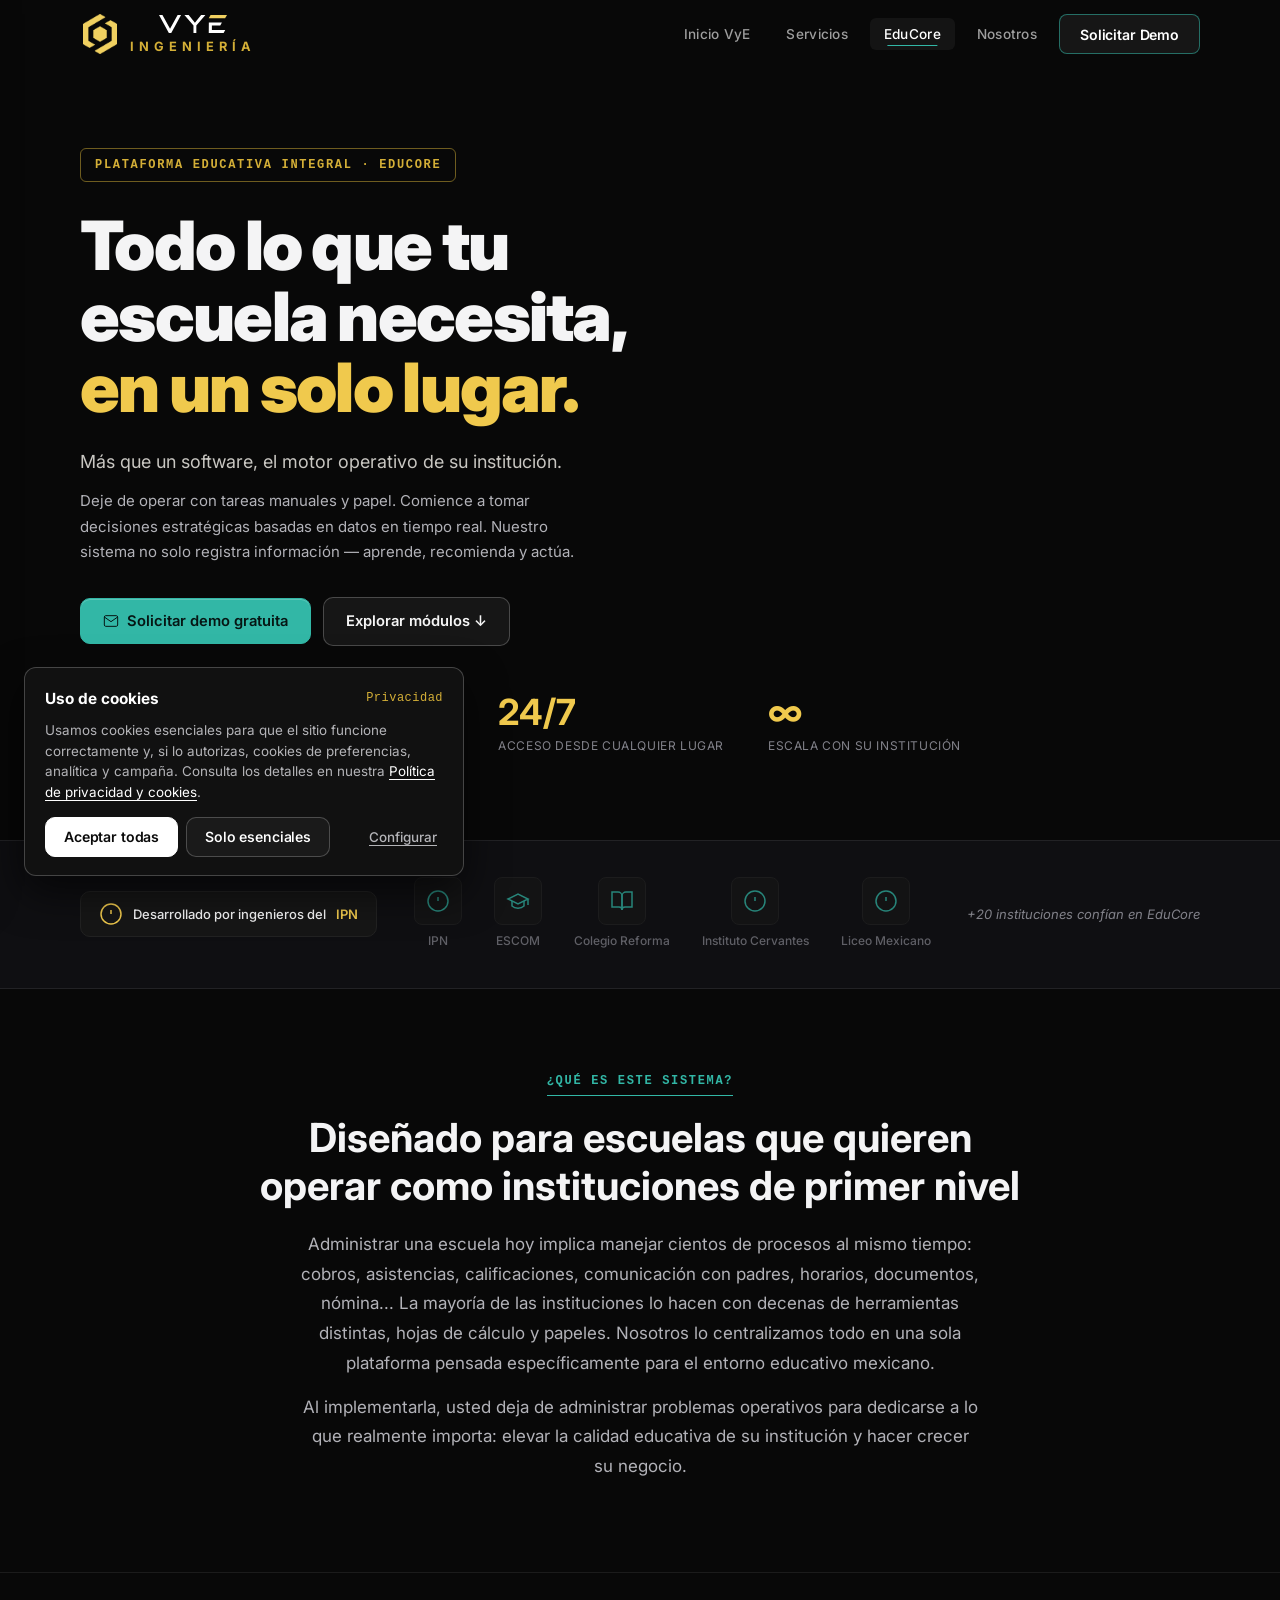
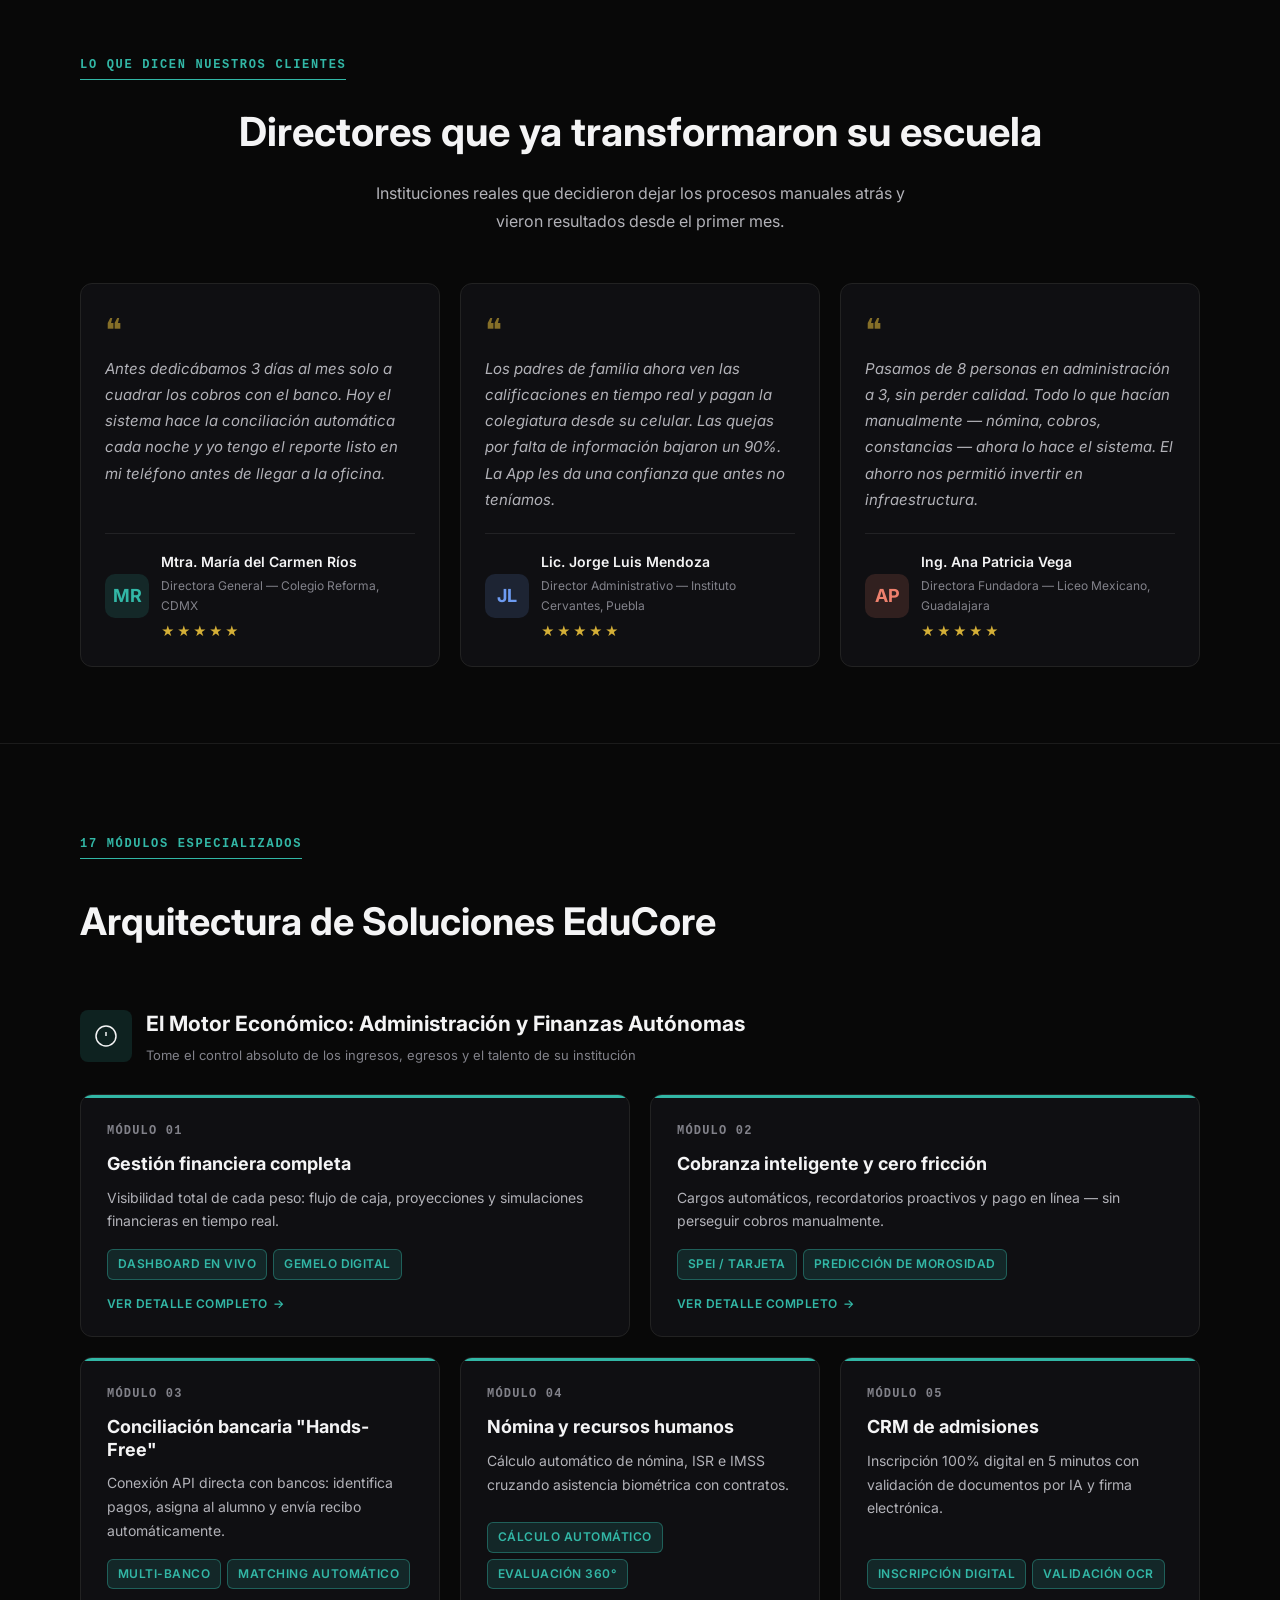
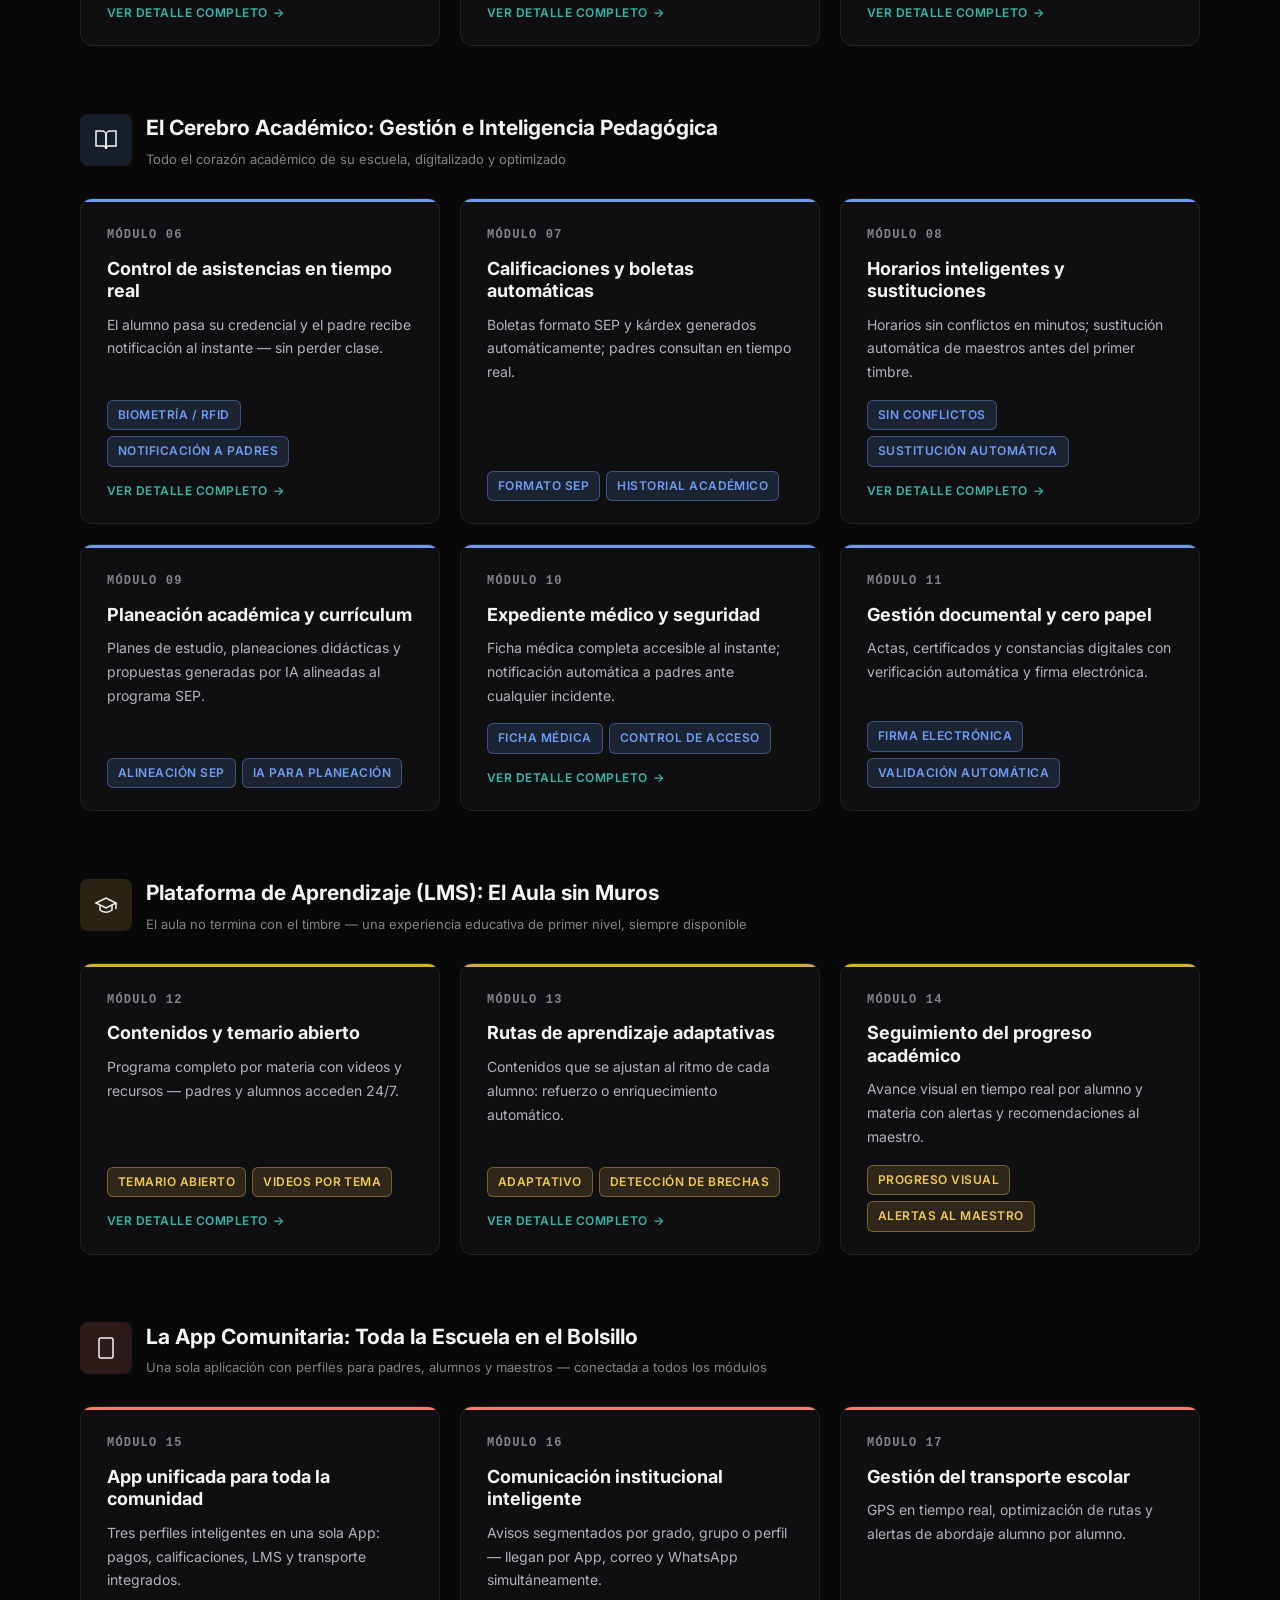
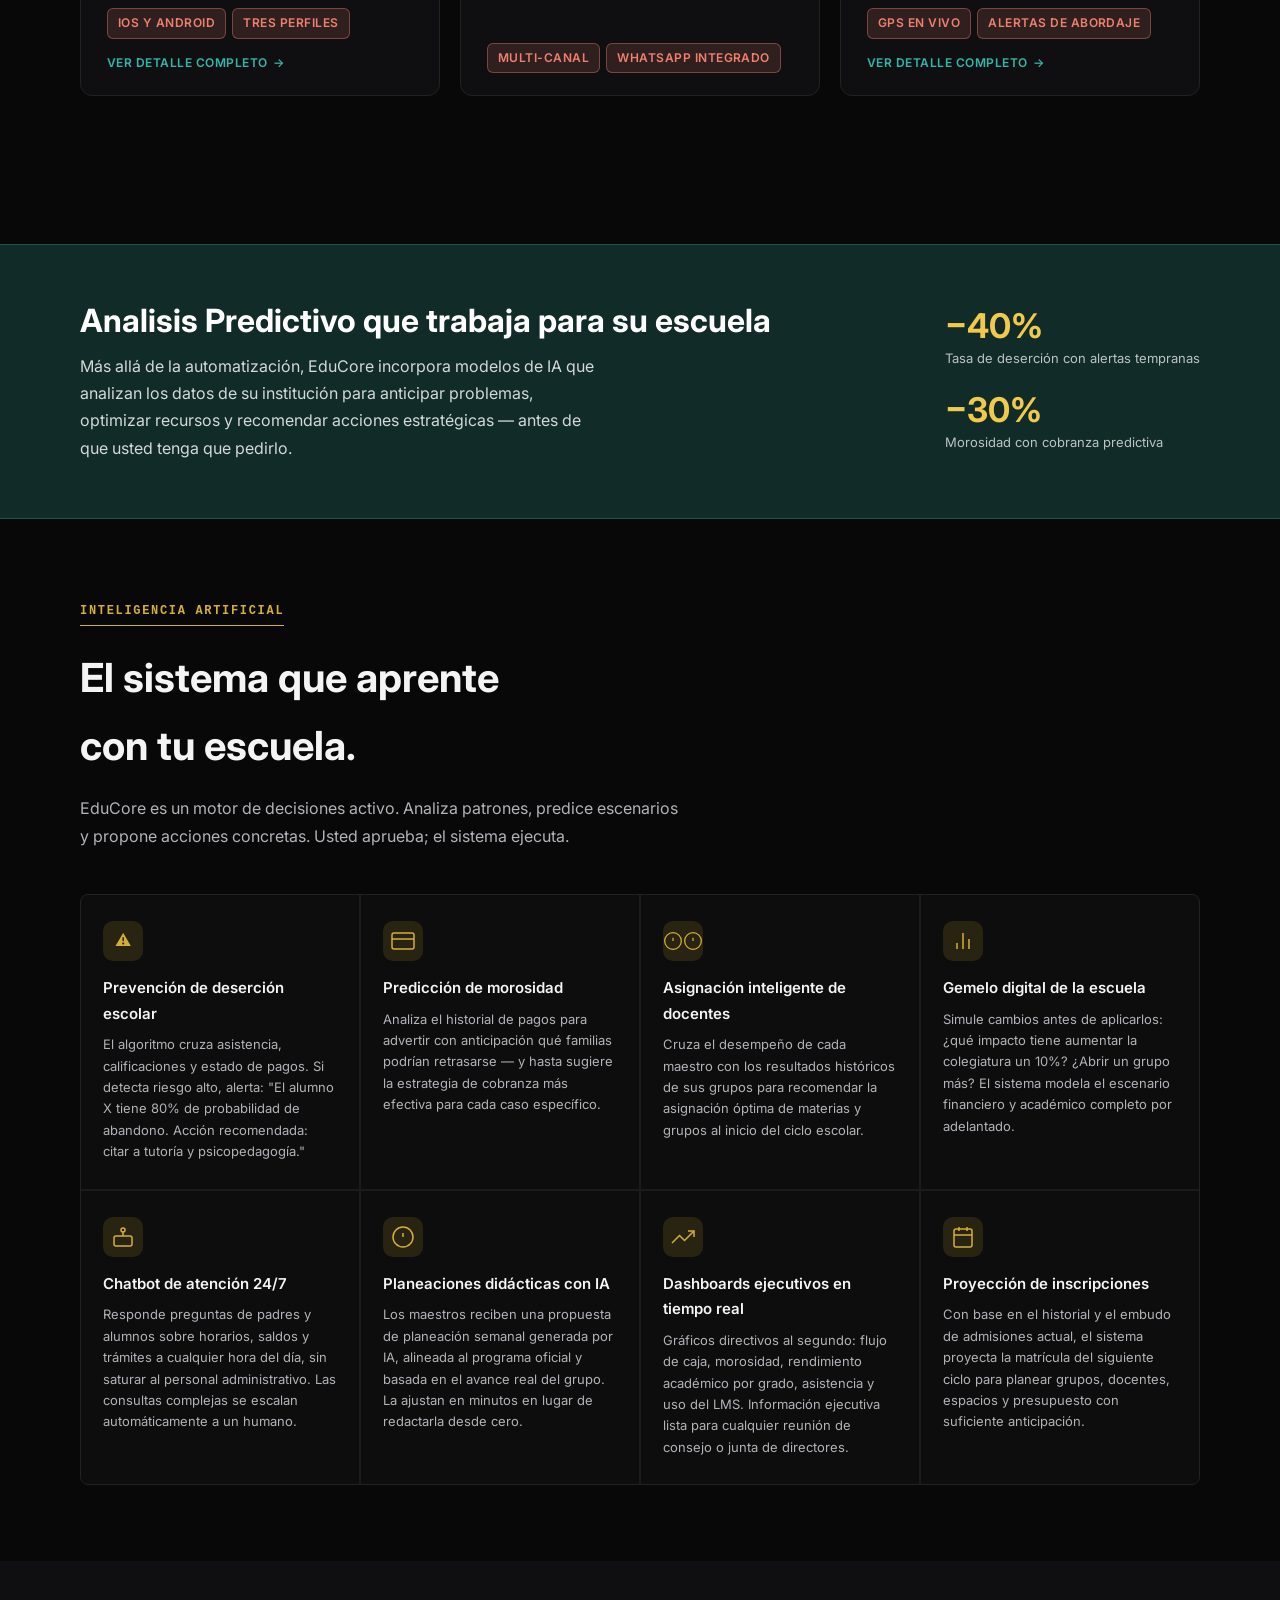
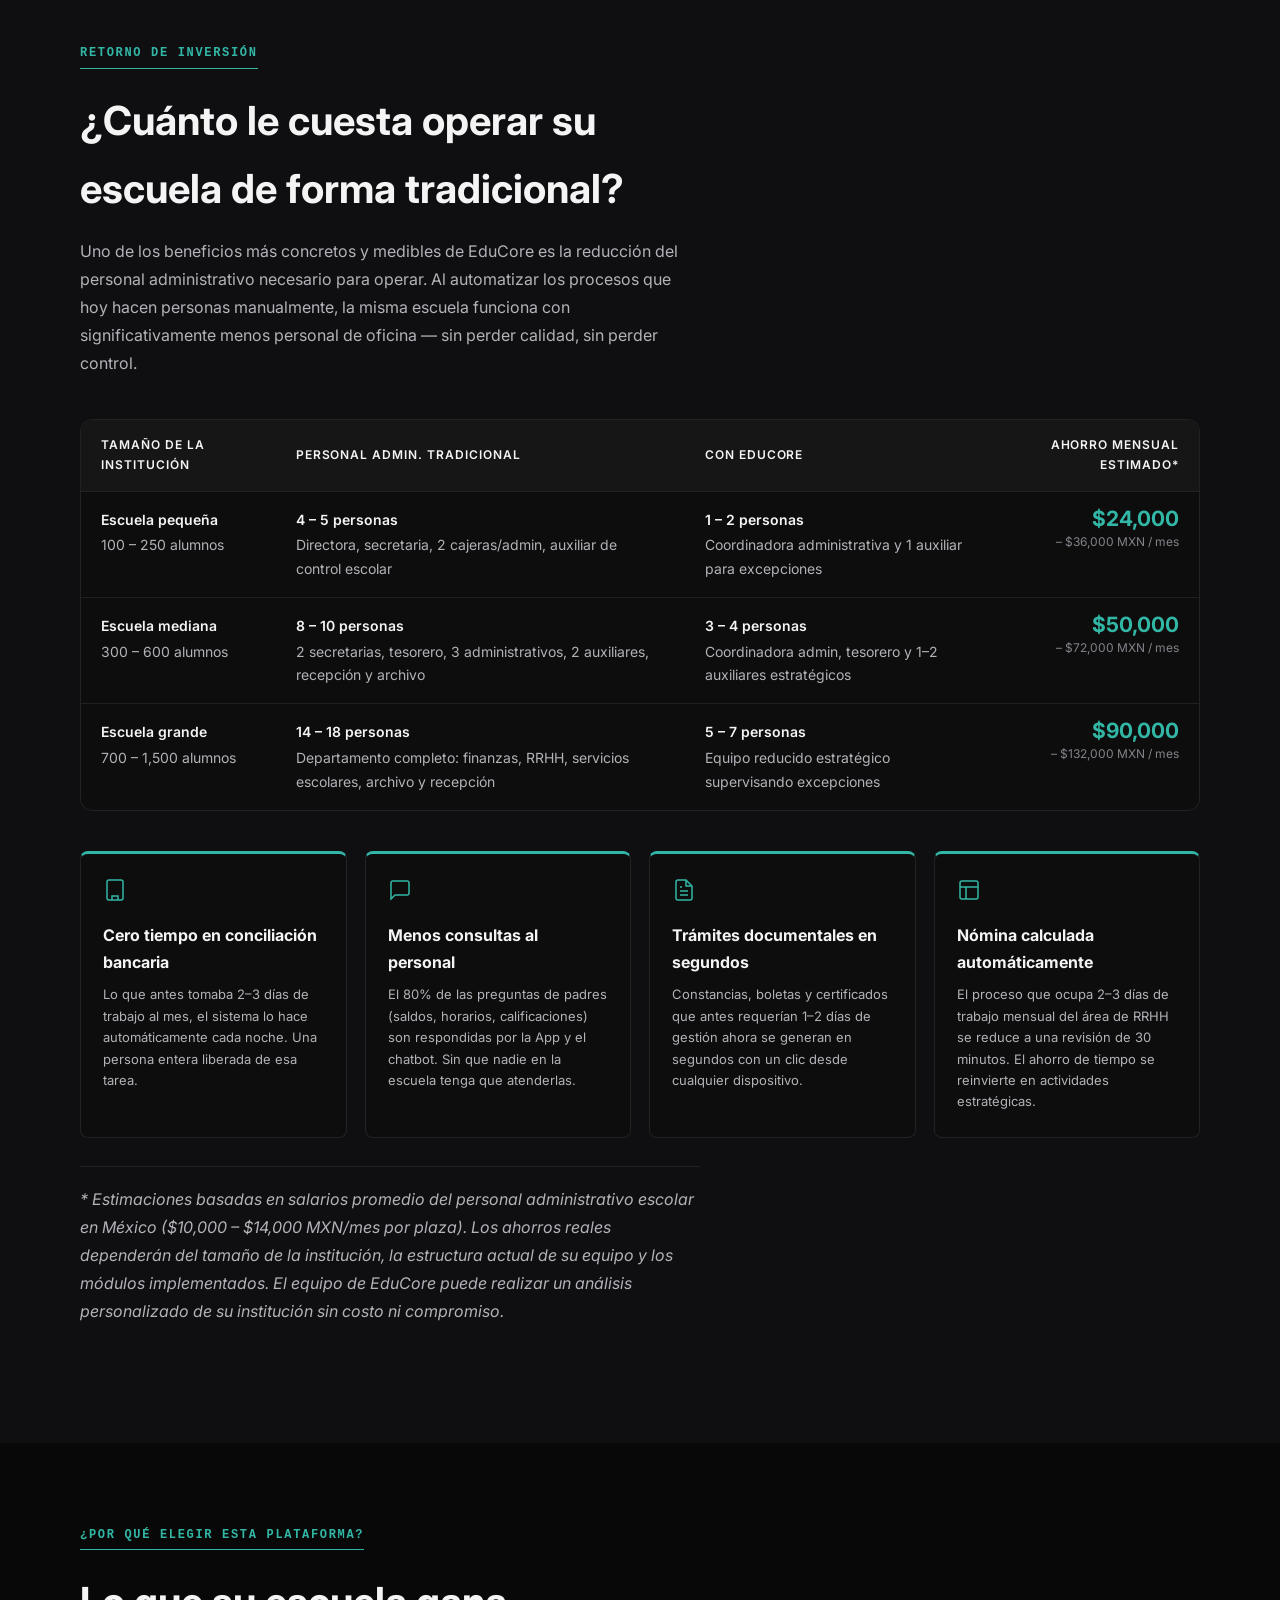
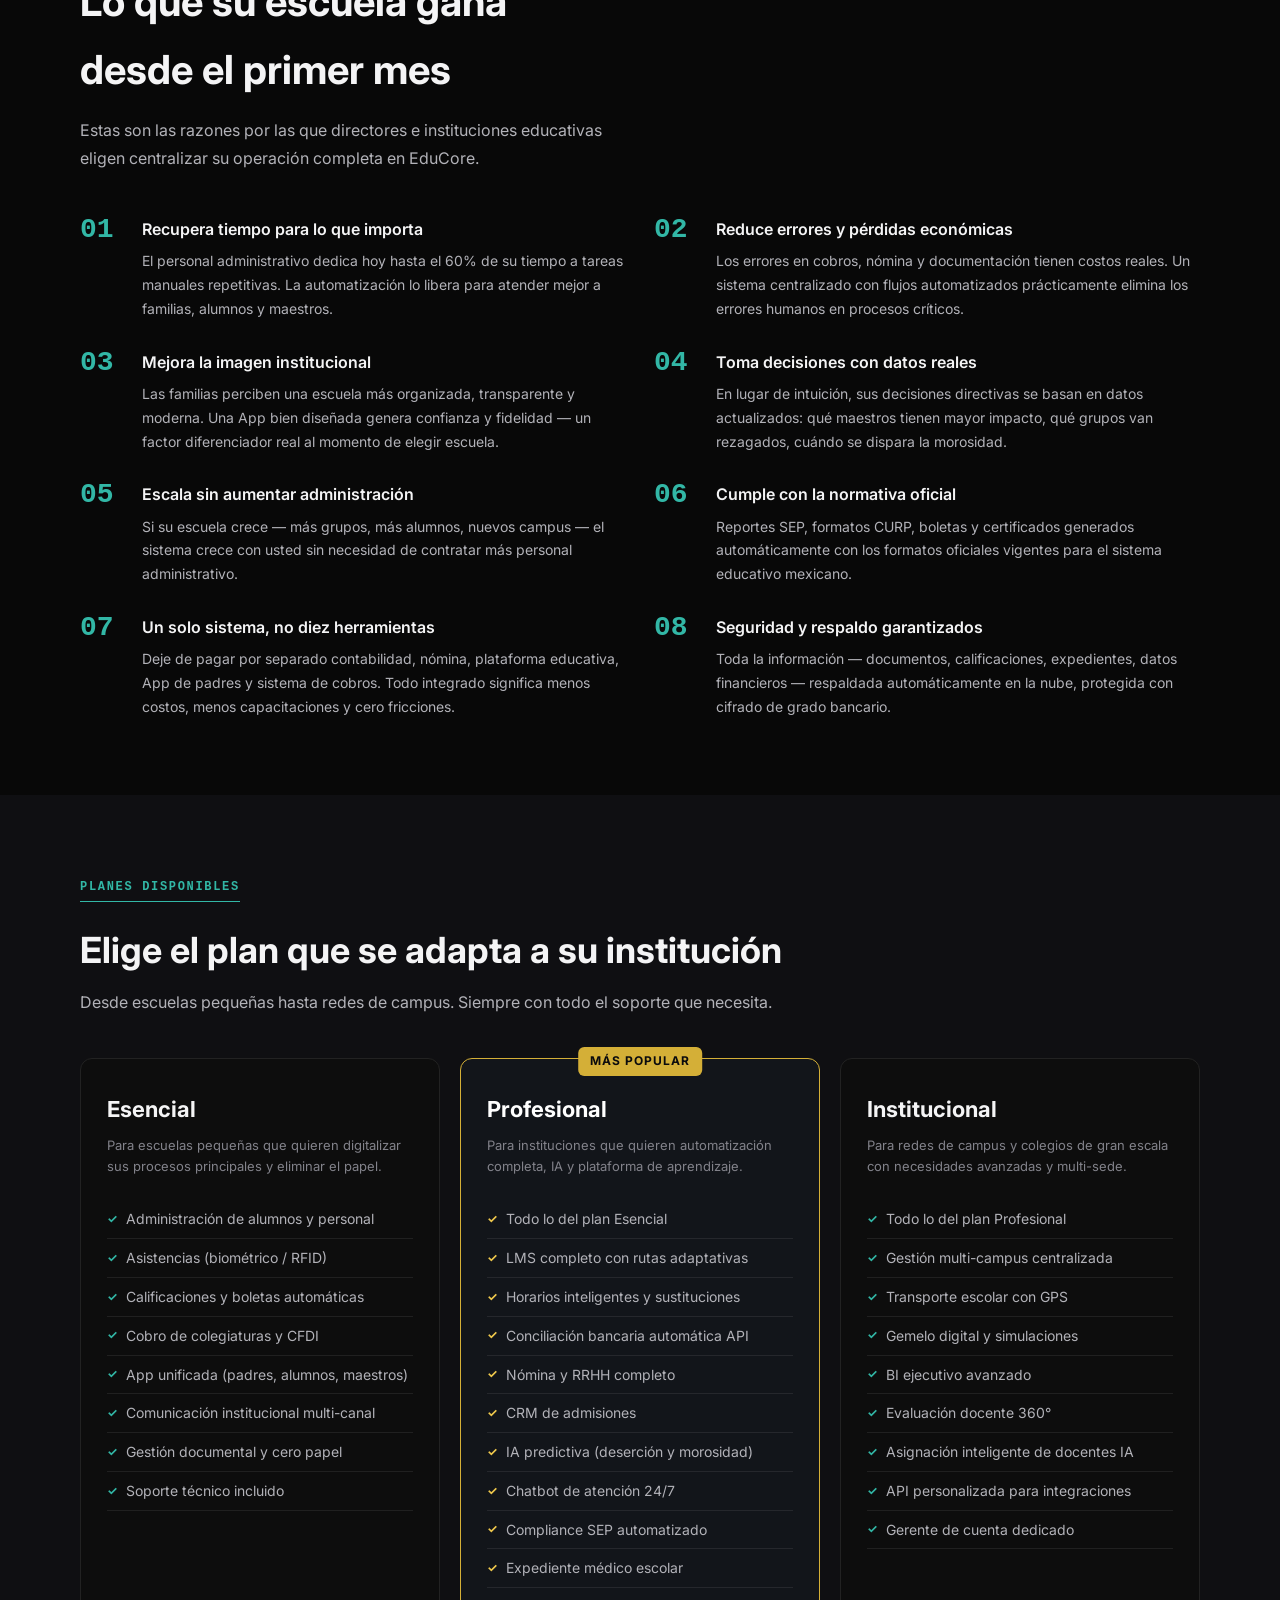
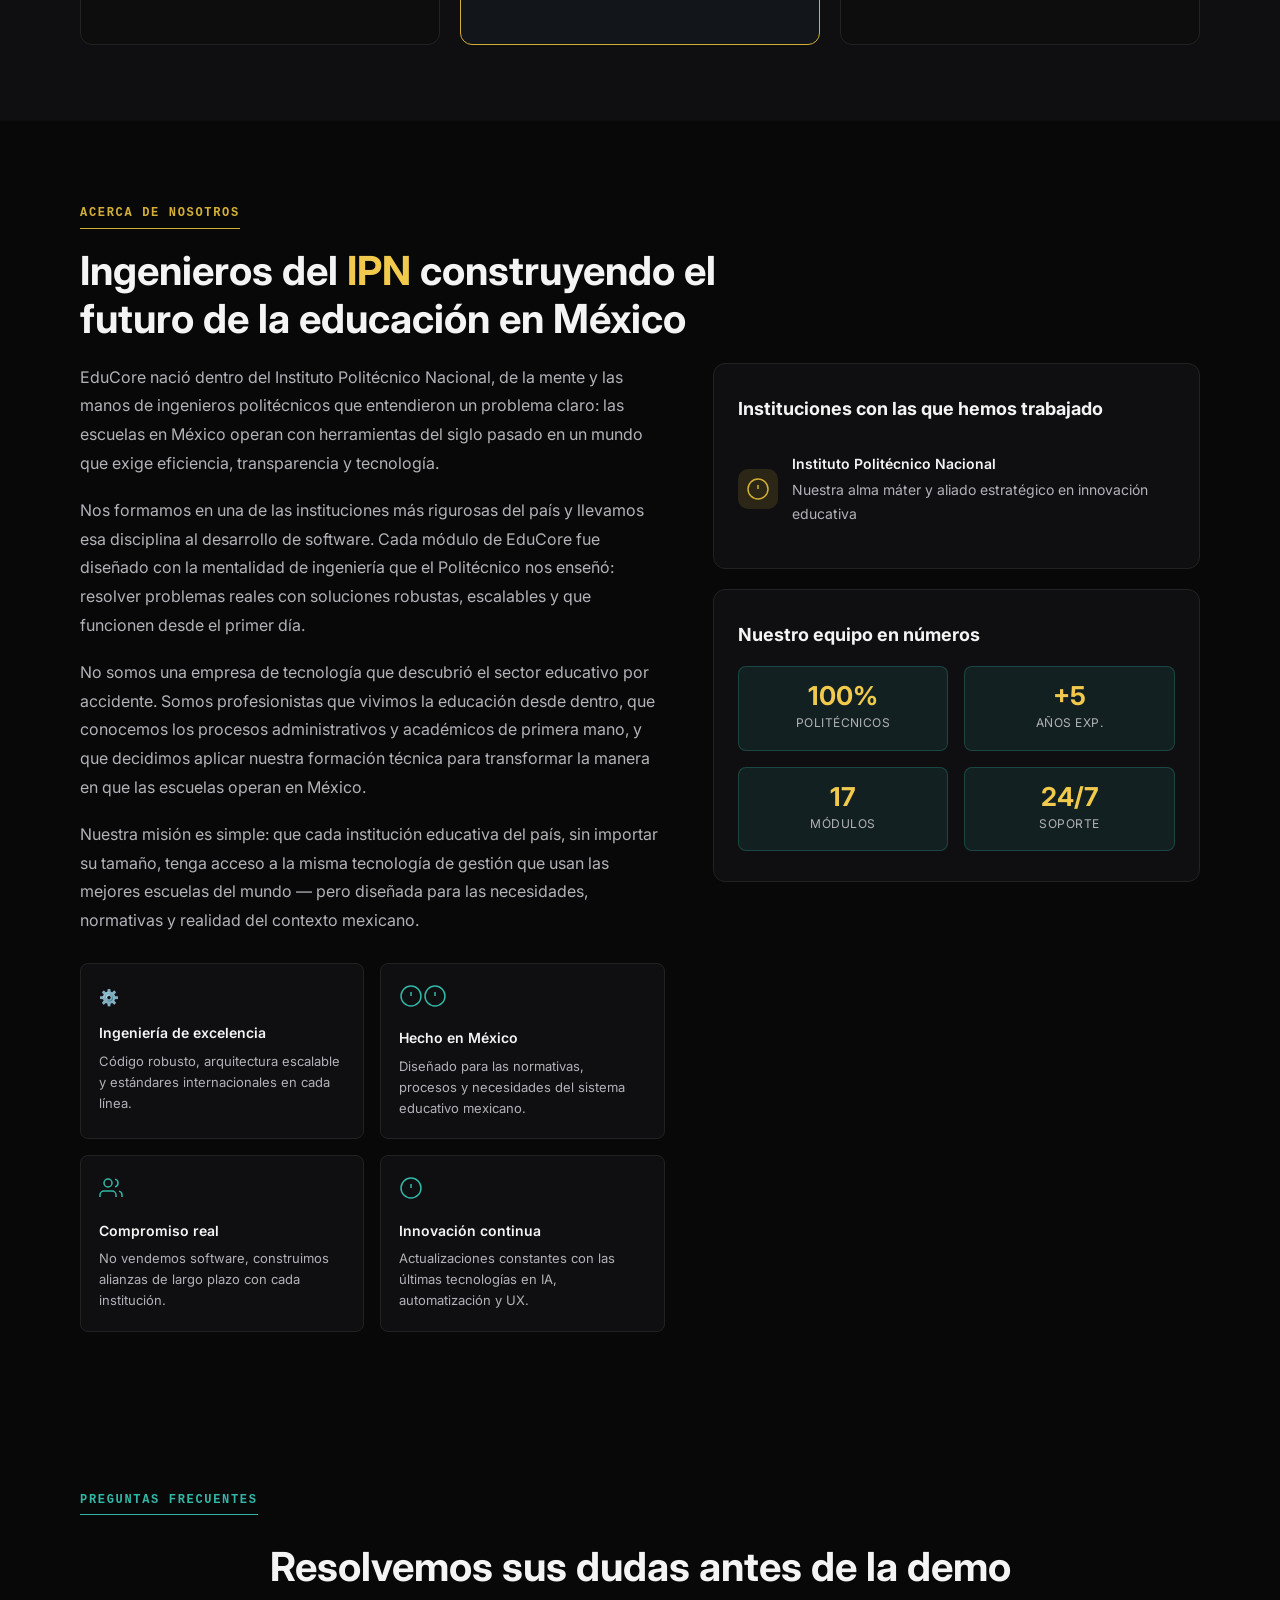
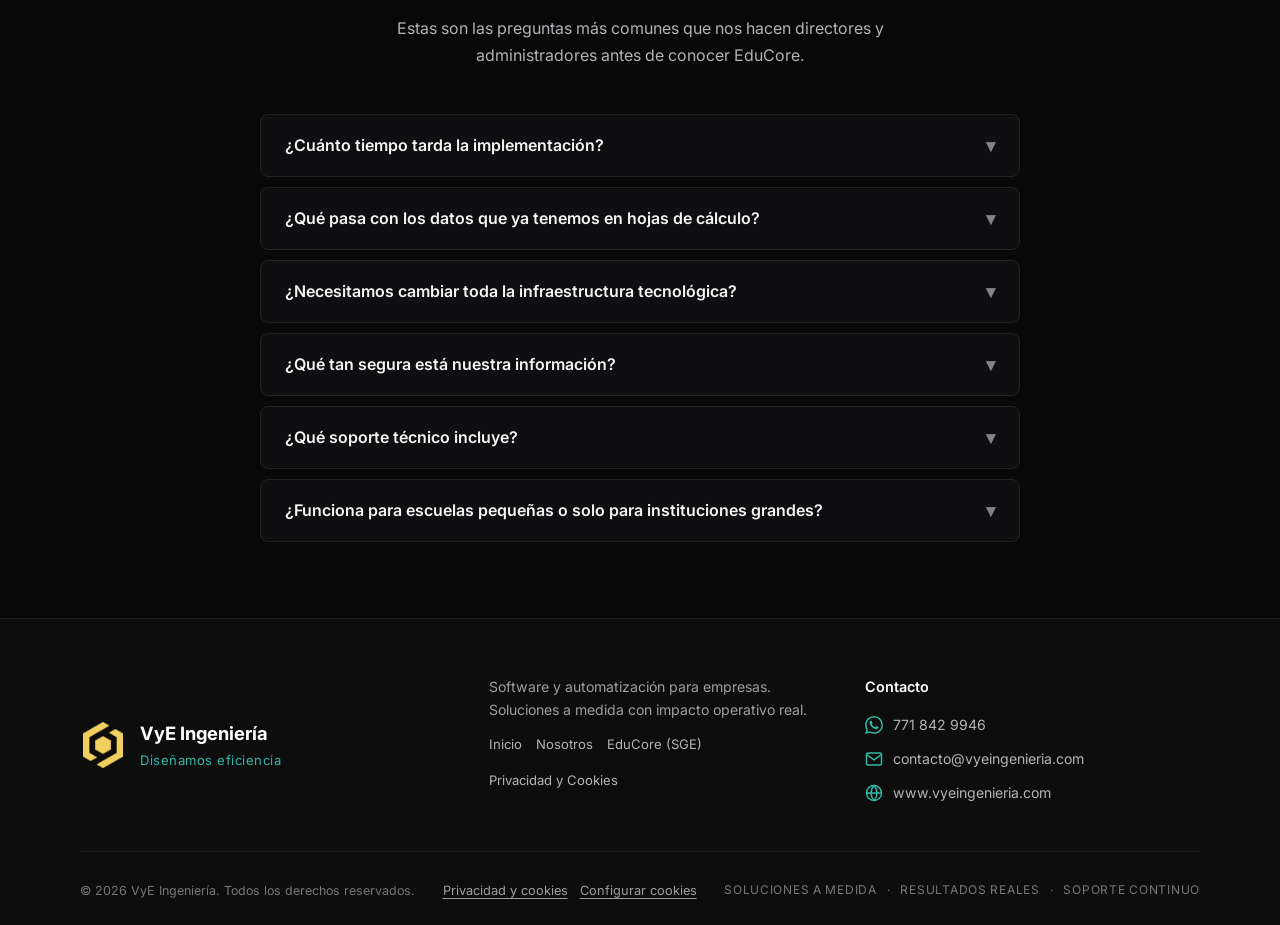
<file: indexSGE.html>
<!DOCTYPE html>
<html lang="es">

<head>
    <meta charset="UTF-8">
    <meta name="viewport" content="width=device-width, initial-scale=1.0">
    <title>EduCore — Sistema Integral de Gestión Escolar</title>
    <link href="https://fonts.googleapis.com/css2?family=Inter:wght@300;400;500;600;700&display=swap" rel="stylesheet">
    <link rel="stylesheet" href="vye-globals.css?v=2.0.0">
    <link rel="stylesheet" href="css/pages/educore.css?v=2.0.0">
    <link rel="icon" type="image/x-icon" href="assets/favicon.ico">
    <link rel="apple-touch-icon" sizes="180x180" href="assets/apple-touch-icon.png">
    <link rel="icon" type="image/png" sizes="32x32" href="assets/favicon-32x32.png">
    <link rel="icon" type="image/png" sizes="16x16" href="assets/favicon-16x16.png">
    <link rel="manifest" href="site.webmanifest">
</head>

<body class="educore-page" data-page="educore" data-scroll-progress="false">

    <!-- PRELOADER -->
    <div class="preloader" id="preloader">
        <div class="preloader__inner">
            <svg class="preloader__logo" viewBox="0 0 100 100" xmlns="http://www.w3.org/2000/svg">
                <polygon points="50 3, 93 25, 93 75, 50 97, 7 75, 7 25" fill="none" stroke="var(--gold-light)" stroke-width="2" class="hex-draw" />
                <polygon points="50 18, 78 33, 78 67, 50 82, 22 67, 22 33" fill="none" stroke="var(--gold)" stroke-width="4" class="hex-draw-inner" />
                <circle cx="50" cy="50" r="8" fill="var(--white)" />
            </svg>
            <div class="preloader__bar">
                <div class="preloader__progress"></div>
            </div>
        </div>
    </div>
    
<nav id="navbar" class="navbar" data-component="navbar" data-page="educore"></nav>







    

    <div class="sidebar-overlay" id="sidebarOverlay"></div>
    <nav class="sidebar" id="sidebar">
        <div class="sidebar-brand">Edu<span>Core</span></div>
        <ul class="sidebar-nav">
            <li><a href="#hero"><span class="nav-icon"><svg width="24" height="24" viewBox="0 0 24 24" fill="none" stroke="currentColor" stroke-width="1.5"><path d="M3 9l9-7 9 7v11a2 2 0 0 1-2 2H5a2 2 0 0 1-2-2z"></path><polyline points="9 22 9 12 15 12 15 22"></polyline></svg></span> Inicio</a></li>
            <li><a href="#intro"><span class="nav-icon"><svg width="24" height="24" viewBox="0 0 24 24" fill="none" stroke="currentColor" stroke-width="1.5"><circle cx="12" cy="12" r="10"></circle><path d="M12 16v-4"></path><path d="M12 8h.01"></path></svg></span> ¿Qué es EduCore?</a></li>
            <li><a href="#testimonios"><span class="nav-icon">⭐</span> Testimonios</a></li>
            <li><a href="#modulos"><span class="nav-icon"><svg width="24" height="24" viewBox="0 0 24 24" fill="none" stroke="currentColor" stroke-width="1.5"><rect x="3" y="3" width="18" height="18" rx="2" ry="2"></rect><line x1="3" y1="9" x2="21" y2="9"></line><line x1="9" y1="21" x2="9" y2="9"></line></svg></span> Módulos</a></li>
            <li><a href="#banner-ia"><span class="nav-icon"><svg width="24" height="24" viewBox="0 0 24 24" fill="none" stroke="currentColor" stroke-width="1.5"><line x1="18" y1="20" x2="18" y2="10"></line><line x1="12" y1="20" x2="12" y2="4"></line><line x1="6" y1="20" x2="6" y2="14"></line></svg></span> Análisis Predictivo</a></li>
            <li><a href="#inteligencia-artificial"><span class="nav-icon"><svg width="24" height="24" viewBox="0 0 24 24" fill="none" stroke="currentColor" stroke-width="1.5"><rect x="3" y="11" width="18" height="10" rx="2"></rect><circle cx="12" cy="5" r="2"></circle><path d="M12 7v4"></path><line x1="8" y1="16" x2="8" y2="16"></line><line x1="16" y1="16" x2="16" y2="16"></line></svg></span> Inteligencia Artificial</a></li>
            <li><a href="#ahorro"><span class="nav-icon"><svg width="24" height="24" viewBox="0 0 24 24" fill="none" stroke="currentColor" stroke-width="1.5"><line x1="12" y1="1" x2="12" y2="23"></line><path d="M17 5H9.5a3.5 3.5 0 0 0 0 7h5a3.5 3.5 0 0 1 0 7H6"></path></svg></span> Retorno de Inversión</a></li>
            <li><a href="#por-que"><span class="nav-icon">✅</span> ¿Por qué EduCore?</a></li>
            <li><a href="#planes"><span class="nav-icon"><svg width="24" height="24" viewBox="0 0 24 24" fill="none" stroke="currentColor" stroke-width="1.5"><path d="M16 4h2a2 2 0 0 1 2 2v14a2 2 0 0 1-2 2H6a2 2 0 0 1-2-2V6a2 2 0 0 1 2-2h2"></path><rect x="8" y="2" width="8" height="4" rx="1" ry="1"></rect></svg></span> Planes</a></li>
            <li><a href="#faq"><span class="nav-icon">❓</span> Preguntas Frecuentes</a></li>
            <li><a href="#nosotros"><span class="nav-icon"><svg width="24" height="24" viewBox="0 0 24 24" fill="none" stroke="currentColor" stroke-width="1.5"><rect x="4" y="2" width="16" height="20" rx="2" ry="2"></rect><path d="M9 22v-4h6v4"></path><path d="M8 6h.01"></path><path d="M16 6h.01"></path><path d="M12 6h.01"></path><path d="M12 10h.01"></path><path d="M12 14h.01"></path><path d="M16 10h.01"></path><path d="M16 14h.01"></path><path d="M8 10h.01"></path><path d="M8 14h.01"></path></svg></span> Acerca de Nosotros</a></li>
            <li><a href="#" onclick="event.preventDefault();openM('mDemo')"><span class="nav-icon"><svg width="24" height="24" viewBox="0 0 24 24" fill="none" stroke="currentColor" stroke-width="1.5"><path d="M4 4h16c1.1 0 2 .9 2 2v12c0 1.1-.9 2-2 2H4c-1.1 0-2-.9-2-2V6c0-1.1.9-2 2-2z"></path><polyline points="22,6 12,13 2,6"></polyline></svg></span> Solicitar
                    Demo</a></li>
        </ul>
    </nav>

    <!-- ══ MODALS ══ -->

    <div class="modal-overlay" id="m01">
        <div class="modal-box">
            <div class="modal-header">
                <div class="modal-tag">Módulo 01 · Administración y Finanzas</div>
                <h2>Gestión Financiera Completa</h2>
                <button class="modal-close" onclick="closeM('m01')">✕</button>
            </div>
            <div class="modal-body">
                <p>El panel financiero centraliza cada peso que entra y sale de la institución. Directores y contadores
                    tienen
                    visibilidad total en tiempo real: ingresos, egresos, nómina, becas, recargos y proyecciones.</p>
                <div class="modal-highlight">"Antes dedicábamos 3 días al mes solo a cuadrar los cobros. Ahora el
                    sistema lo
                    hace en minutos y el director tiene el reporte listo en su teléfono."</div>
                <ul class="mfl">
                    <li>
                        <div class="mfi" style="background:var(--teal-light)"><svg width="24" height="24" viewBox="0 0 24 24" fill="none" stroke="currentColor" stroke-width="1.5"><line x1="18" y1="20" x2="18" y2="10"></line><line x1="12" y1="20" x2="12" y2="4"></line><line x1="6" y1="20" x2="6" y2="14"></line></svg></div>
                        <div><strong>Dashboard ejecutivo en vivo</strong>Gráficas actualizadas al momento: flujo de
                            caja, morosidad
                            acumulada, proyección del mes. El director toma decisiones con datos reales, no con
                            suposiciones.</div>
                    </li>
                    <li>
                        <div class="mfi" style="background:var(--teal-light)"><svg width="24" height="24" viewBox="0 0 24 24" fill="none" stroke="currentColor" stroke-width="1.5"><rect x="3" y="3" width="18" height="18" rx="2" ry="2"></rect><line x1="3" y1="9" x2="21" y2="9"></line><line x1="9" y1="21" x2="9" y2="9"></line></svg></div>
                        <div><strong>Gemelo digital financiero</strong>Simule cambios antes de aplicarlos: ¿qué pasa si
                            aumento la
                            colegiatura un 8%? ¿Si otorgo 15 becas más? El sistema calcula el impacto presupuestal
                            completo al
                            instante.</div>
                    </li>
                    <li>
                        <div class="mfi" style="background:var(--teal-light)"><svg width="24" height="24" viewBox="0 0 24 24" fill="none" stroke="currentColor" stroke-width="1.5"><path d="M14 2H6a2 2 0 0 0-2 2v16a2 2 0 0 0 2 2h12a2 2 0 0 0 2-2V8z"></path><polyline points="14 2 14 8 20 8"></polyline><line x1="16" y1="13" x2="8" y2="13"></line><line x1="16" y1="17" x2="8" y2="17"></line><polyline points="10 9 9 9 8 9"></polyline></svg></div>
                        <div><strong>Facturación electrónica CFDI</strong>Generación automática de facturas fiscales al
                            momento del
                            pago. Compatible con todos los regímenes y timbrado directo ante el SAT.</div>
                    </li>
                    <li>
                        <div class="mfi" style="background:var(--teal-light)"><svg width="24" height="24" viewBox="0 0 24 24" fill="none" stroke="currentColor" stroke-width="1.5"><path d="M22 10v6M2 10l10-5 10 5-10 5z"></path><path d="M6 12v5c3 3 9 3 12 0v-5"></path></svg></div>
                        <div><strong>Control de becas, descuentos y recargos</strong>Configure las reglas una sola vez.
                            El sistema
                            aplica automáticamente el descuento correcto o el recargo por mora según las políticas de la
                            institución,
                            sin intervención manual.</div>
                    </li>
                    <li>
                        <div class="mfi" style="background:var(--teal-light)"><svg width="24" height="24" viewBox="0 0 24 24" fill="none" stroke="currentColor" stroke-width="1.5"><polyline points="23 6 13.5 15.5 8.5 10.5 1 18"></polyline><polyline points="17 6 23 6 23 12"></polyline></svg></div>
                        <div><strong>Reportes contables exportables</strong>Balanza de comprobación, estado de
                            resultados y cuentas
                            por cobrar exportables a Excel o PDF con un clic, listos para auditoría o para el consejo
                            directivo.</div>
                    </li>
                </ul>
            </div>
        </div>
    </div>

    <div class="modal-overlay" id="m02">
        <div class="modal-box">
            <div class="modal-header">
                <div class="modal-tag">Módulo 02 · Administración y Finanzas</div>
                <h2>Cobranza Inteligente y Cero Fricción</h2>
                <button class="modal-close" onclick="closeM('m02')">✕</button>
            </div>
            <div class="modal-body">
                <p>El ciclo de cobranza en una escuela es uno de los procesos que más tiempo y energía consume del
                    personal.
                    EduCore lo automatiza de principio a fin: desde el cargo mensual hasta el recibo en el celular del
                    padre.</p>
                <div class="modal-highlight">El sistema sigue flujos automáticos: ¿la cuota venció? → Envía
                    recordatorio.
                    ¿Pasaron 3 días? → Aplica recargo automático. ¿Pasó una semana? → Notifica a dirección con nombre
                    del alumno y
                    monto exacto.</div>
                <ul class="mfl">
                    <li>
                        <div class="mfi" style="background:var(--teal-light)">⚡</div>
                        <div><strong>Cargos automáticos al inicio del mes</strong>El sistema genera el cargo de
                            colegiatura de cada
                            alumno el día que usted defina, considerando becas, descuentos y acuerdos de pago
                            personalizados por
                            familia.</div>
                    </li>
                    <li>
                        <div class="mfi" style="background:var(--teal-light)"><svg width="24" height="24" viewBox="0 0 24 24" fill="none" stroke="currentColor" stroke-width="1.5"><path d="M21 15a2 2 0 0 1-2 2H7l-4 4V5a2 2 0 0 1 2-2h14a2 2 0 0 1 2 2z"></path></svg></div>
                        <div><strong>Recordatorios proactivos multicanal</strong>Los padres reciben avisos por App,
                            correo y
                            WhatsApp antes del vencimiento. El tono del mensaje escala automáticamente según los días de
                            retraso.
                        </div>
                    </li>
                    <li>
                        <div class="mfi" style="background:var(--teal-light)"><svg width="24" height="24" viewBox="0 0 24 24" fill="none" stroke="currentColor" stroke-width="1.5"><rect x="1" y="4" width="22" height="16" rx="2" ry="2"></rect><line x1="1" y1="10" x2="23" y2="10"></line></svg></div>
                        <div><strong>Pago en línea desde el celular</strong>SPEI, tarjeta de crédito y débito. El padre
                            paga en 30
                            segundos y recibe el recibo digital de forma inmediata. Sin filas, sin ventanillas.</div>
                    </li>
                    <li>
                        <div class="mfi" style="background:var(--teal-light)"><svg width="24" height="24" viewBox="0 0 24 24" fill="none" stroke="currentColor" stroke-width="1.5"><circle cx="12" cy="12" r="10"></circle><path d="M12 2a15.3 15.3 0 0 1 4 10 15.3 15.3 0 0 1-4 10 15.3 15.3 0 0 1-4-10 15.3 15.3 0 0 1 4-10z"></path><path d="M2 12h20"></path></svg></div>
                        <div><strong>Predicción de morosidad con IA</strong>El algoritmo analiza el historial de cada
                            familia y
                            advierte con anticipación cuáles tienen alta probabilidad de retraso, para que
                            administración actúe
                            preventivamente antes del vencimiento.</div>
                    </li>
                    <li>
                        <div class="mfi" style="background:var(--teal-light)"><svg width="24" height="24" viewBox="0 0 24 24" fill="none" stroke="currentColor" stroke-width="1.5"><path d="M16 4h2a2 2 0 0 1 2 2v14a2 2 0 0 1-2 2H6a2 2 0 0 1-2-2V6a2 2 0 0 1 2-2h2"></path><rect x="8" y="2" width="8" height="4" rx="1" ry="1"></rect></svg></div>
                        <div><strong>Estado de cuenta en tiempo real</strong>Padres y administración ven exactamente lo
                            mismo: saldo
                            pendiente, pagos realizados, recargos y próximo vencimiento. Sin discrepancias, sin
                            malentendidos en caja.
                        </div>
                    </li>
                </ul>
            </div>
        </div>
    </div>

    <div class="modal-overlay" id="m03">
        <div class="modal-box">
            <div class="modal-header">
                <div class="modal-tag">Módulo 03 · Administración y Finanzas</div>
                <h2>Conciliación Bancaria "Hands-Free"</h2>
                <button class="modal-close" onclick="closeM('m03')">✕</button>
            </div>
            <div class="modal-body">
                <p>La conexión API directa con los bancos elimina uno de los procesos más tediosos y propensos a errores
                    del
                    área administrativa: cotejar manualmente cada pago del estado de cuenta.</p>
                <div class="modal-highlight">Cuando un padre realiza una transferencia SPEI, el sistema la detecta en
                    segundos,
                    identifica automáticamente al alumno, aplica el pago a su cuenta y envía el recibo al celular del
                    padre. Sin
                    intervención humana.</div>
                <ul class="mfl">
                    <li>
                        <div class="mfi" style="background:var(--teal-light)"><svg width="24" height="24" viewBox="0 0 24 24" fill="none" stroke="currentColor" stroke-width="1.5"><rect x="4" y="2" width="16" height="20" rx="2" ry="2"></rect><path d="M9 22v-4h6v4"></path><path d="M8 6h.01"></path><path d="M16 6h.01"></path><path d="M12 6h.01"></path><path d="M12 10h.01"></path><path d="M12 14h.01"></path><path d="M16 10h.01"></path><path d="M16 14h.01"></path><path d="M8 10h.01"></path><path d="M8 14h.01"></path></svg></div>
                        <div><strong>Integración multi-banco</strong>Compatible con los principales bancos del sistema
                            financiero
                            mexicano. La escuela puede operar con una o varias cuentas de diferentes instituciones desde
                            el mismo
                            panel.</div>
                    </li>
                    <li>
                        <div class="mfi" style="background:var(--teal-light)"><svg width="24" height="24" viewBox="0 0 24 24" fill="none" stroke="currentColor" stroke-width="1.5"><path d="M10 13a5 5 0 0 0 7.54.54l3-3a5 5 0 0 0-7.07-7.07l-1.72 1.71"></path><path d="M14 11a5 5 0 0 0-7.54-.54l-3 3a5 5 0 0 0 7.07 7.07l1.71-1.71"></path></svg></div>
                        <div><strong>Matching automático de pagos</strong>Cada familia tiene una referencia bancaria
                            única. El
                            sistema asocia cada transferencia entrante al alumno correcto de forma automática,
                            eliminando errores de
                            aplicación.</div>
                    </li>
                    <li>
                        <div class="mfi" style="background:var(--teal-light)"><svg width="24" height="24" viewBox="0 0 24 24" fill="none" stroke="currentColor" stroke-width="1.5"><path d="M10.29 3.86L1.82 18a2 2 0 0 0 1.71 3h16.94a2 2 0 0 0 1.71-3L13.71 3.86a2 2 0 0 0-3.42 0z"></path><line x1="12" y1="9" x2="12" y2="13"></line><line x1="12" y1="17" x2="12.01" y2="17"></line></svg></div>
                        <div><strong>Alertas de pagos no identificados</strong>Si llega un depósito que el sistema no
                            puede asociar
                            automáticamente, notifica a administración de inmediato para resolución manual.</div>
                    </li>
                    <li>
                        <div class="mfi" style="background:var(--teal-light)"><svg width="24" height="24" viewBox="0 0 24 24" fill="none" stroke="currentColor" stroke-width="1.5"><line x1="18" y1="20" x2="18" y2="10"></line><line x1="12" y1="20" x2="12" y2="4"></line><line x1="6" y1="20" x2="6" y2="14"></line></svg></div>
                        <div><strong>Reporte de conciliación instantáneo</strong>Al cierre del día, el sistema genera
                            automáticamente el reporte comparando movimientos bancarios con registros internos. Lo que
                            antes tomaba
                            medio día, ahora tarda 2 segundos.</div>
                    </li>
                </ul>
            </div>
        </div>
    </div>

    <div class="modal-overlay" id="m04">
        <div class="modal-box">
            <div class="modal-header">
                <div class="modal-tag">Módulo 04 · Administración y Finanzas</div>
                <h2>Nómina y Recursos Humanos Automatizados</h2>
                <button class="modal-close" onclick="closeM('m04')">✕</button>
            </div>
            <div class="modal-body">
                <p>EduCore gestiona el ciclo completo de los recursos humanos: desde el reclutamiento hasta la
                    evaluación de
                    desempeño, pasando por asistencias biométricas, nómina y cumplimiento fiscal.</p>
                <ul class="mfl">
                    <li>
                        <div class="mfi" style="background:var(--teal-light)">⏱️</div>
                        <div><strong>Cálculo de nómina basado en asistencia real</strong>El sistema cruza la asistencia
                            biométrica
                            del personal con su contrato, horas extra, retardos y faltas para calcular automáticamente
                            el pago neto,
                            retenciones ISR y cuotas IMSS. Sin hojas de cálculo, sin errores.</div>
                    </li>
                    <li>
                        <div class="mfi" style="background:var(--teal-light)"><svg width="24" height="24" viewBox="0 0 24 24" fill="none" stroke="currentColor" stroke-width="1.5"><path d="M22 19a2 2 0 0 1-2 2H4a2 2 0 0 1-2-2V5a2 2 0 0 1 2-2h5l2 3h9a2 2 0 0 1 2 2z"></path></svg></div>
                        <div><strong>Expediente digital del empleado</strong>Contrato, documentos oficiales, historial
                            de
                            evaluaciones, permisos y vacaciones en un solo lugar. Acceso inmediato sin buscar en
                            archiveros físicos.
                        </div>
                    </li>
                    <li>
                        <div class="mfi" style="background:var(--teal-light)">⭐</div>
                        <div><strong>Evaluación de desempeño docente 360°</strong>Al cierre del ciclo escolar, el
                            sistema envía
                            automáticamente encuestas a alumnos y padres para evaluar a cada maestro. Los resultados se
                            cruzan con los
                            indicadores académicos de sus grupos para una visión completa del impacto real.</div>
                    </li>
                    <li>
                        <div class="mfi" style="background:var(--teal-light)"><svg width="24" height="24" viewBox="0 0 24 24" fill="none" stroke="currentColor" stroke-width="1.5"><line x1="18" y1="20" x2="18" y2="10"></line><line x1="12" y1="20" x2="12" y2="4"></line><line x1="6" y1="20" x2="6" y2="14"></line></svg></div>
                        <div><strong>Análisis de desempeño vs resultados académicos</strong>¿Los grupos del Maestro X
                            tienen mejores
                            promedios? ¿La Maestra Y genera mayor avance en el LMS? El sistema correlaciona RRHH con
                            resultados para
                            tomar decisiones de asignación más inteligentes.</div>
                    </li>
                    <li>
                        <div class="mfi" style="background:var(--teal-light)"><svg width="24" height="24" viewBox="0 0 24 24" fill="none" stroke="currentColor" stroke-width="1.5"><path d="M17 21v-2a4 4 0 0 0-4-4H5a4 4 0 0 0-4 4v2"></path><circle cx="9" cy="7" r="4"></circle><path d="M23 21v-2a4 4 0 0 0-3-3.87"></path><path d="M16 3.13a4 4 0 0 1 0 7.75"></path></svg></div>
                        <div><strong>Reclutamiento y onboarding digital</strong>Publicación de vacantes, recepción de
                            aplicaciones,
                            seguimiento de candidatos y proceso de contratación completo gestionado desde la plataforma.
                        </div>
                    </li>
                </ul>
            </div>
        </div>
    </div>

    <div class="modal-overlay" id="m05">
        <div class="modal-box">
            <div class="modal-header">
                <div class="modal-tag">Módulo 05 · Administración y Finanzas</div>
                <h2>CRM de Admisiones: Asegure el Crecimiento de su Matrícula</h2>
                <button class="modal-close" onclick="closeM('m05')">✕</button>
            </div>
            <div class="modal-body">
                <p>La captación de nuevos alumnos es el motor de crecimiento de cualquier institución. EduCore convierte
                    su
                    proceso de admisiones en un embudo digital eficiente y medible — de la misma forma en que operan las
                    empresas
                    más exitosas del mercado.</p>
                <div class="modal-highlight">Desde que un padre llena el formulario de interés hasta el primer día de
                    clases,
                    cada paso queda registrado y automatizado. Los padres completan la inscripción completa de su hijo
                    en 5
                    minutos, desde su sofá, sin pisar el plantel.</div>
                <ul class="mfl">
                    <li>
                        <div class="mfi" style="background:var(--teal-light)"><svg width="24" height="24" viewBox="0 0 24 24" fill="none" stroke="currentColor" stroke-width="1.5"><circle cx="12" cy="12" r="10"></circle><line x1="2" y1="12" x2="22" y2="12"></line><path d="M12 2a15.3 15.3 0 0 1 4 10 15.3 15.3 0 0 1-4 10 15.3 15.3 0 0 1-4-10 15.3 15.3 0 0 1 4-10z"></path></svg></div>
                        <div><strong>Formulario web embebible</strong>Integrable en su sitio web y redes sociales.
                            Captura datos del
                            prospecto, nivel educativo de interés, y activa automáticamente el seguimiento desde el
                            primer clic.</div>
                    </li>
                    <li>
                        <div class="mfi" style="background:var(--teal-light)"><svg width="24" height="24" viewBox="0 0 24 24" fill="none" stroke="currentColor" stroke-width="1.5"><polyline points="23 4 23 10 17 10"></polyline><polyline points="1 20 1 14 7 14"></polyline><path d="M3.51 9a9 9 0 0 1 14.85-3.36L23 10M1 14l4.64 4.36A9 9 0 0 0 20.49 15"></path></svg></div>
                        <div><strong>Seguimiento automático de prospectos</strong>Si un padre inicia el proceso y no lo
                            completa, el
                            sistema envía recordatorios a los 1, 3 y 7 días. Nunca se pierde un prospecto por falta de
                            seguimiento
                            humano.</div>
                    </li>
                    <li>
                        <div class="mfi" style="background:var(--teal-light)"><svg width="24" height="24" viewBox="0 0 24 24" fill="none" stroke="currentColor" stroke-width="1.5"><path d="M14 2H6a2 2 0 0 0-2 2v16a2 2 0 0 0 2 2h12a2 2 0 0 0 2-2V8z"></path><polyline points="14 2 14 8 20 8"></polyline><line x1="16" y1="13" x2="8" y2="13"></line><line x1="16" y1="17" x2="8" y2="17"></line><polyline points="10 9 9 9 8 9"></polyline></svg></div>
                        <div><strong>Inscripción 100% digital con validación IA</strong>Carga de documentos con
                            reconocimiento OCR
                            que valida CURP y actas de nacimiento automáticamente. Firma electrónica de contratos. Sin
                            filas, sin
                            papeles, sin idas al plantel.</div>
                    </li>
                    <li>
                        <div class="mfi" style="background:var(--teal-light)"><svg width="24" height="24" viewBox="0 0 24 24" fill="none" stroke="currentColor" stroke-width="1.5"><polyline points="23 6 13.5 15.5 8.5 10.5 1 18"></polyline><polyline points="17 6 23 6 23 12"></polyline></svg></div>
                        <div><strong>Predicción de matrícula</strong>Con base en el historial y el estado actual del
                            embudo, el
                            sistema proyecta cuántos alumnos nuevos se esperan para el siguiente ciclo — permitiendo
                            planear grupos,
                            docentes y presupuesto con anticipación.</div>
                    </li>
                    <li>
                        <div class="mfi" style="background:var(--teal-light)"><svg width="24" height="24" viewBox="0 0 24 24" fill="none" stroke="currentColor" stroke-width="1.5"><line x1="18" y1="20" x2="18" y2="10"></line><line x1="12" y1="20" x2="12" y2="4"></line><line x1="6" y1="20" x2="6" y2="14"></line></svg></div>
                        <div><strong>Métricas de captación</strong>Tasa de conversión por fuente (redes sociales, boca
                            en boca,
                            eventos), tiempo promedio de inscripción y costo de adquisición por alumno. Datos para tomar
                            decisiones de
                            marketing educativo.</div>
                    </li>
                </ul>
            </div>
        </div>
    </div>

    <div class="modal-overlay" id="m06">
        <div class="modal-box">
            <div class="modal-header">
                <div class="modal-tag">Módulo 06 · Gestión Académica</div>
                <h2>Control de Asistencias: Seguridad y Precisión en Tiempo Real</h2>
                <button class="modal-close" onclick="closeM('m06')">✕</button>
            </div>
            <div class="modal-body">
                <p>El control de asistencias es mucho más que pasar lista. EduCore lo convierte en una herramienta de
                    seguridad
                    para los padres, de análisis para la dirección y de total eficiencia para los maestros.</p>
                <div class="modal-highlight">El alumno pasa su credencial al entrar al plantel. En ese exacto segundo,
                    el padre
                    recibe en su teléfono: "Ingreso registrado a las 7:58 AM". Nunca más incertidumbre sobre si su hijo
                    llegó.
                </div>
                <ul class="mfl">
                    <li>
                        <div class="mfi" style="background:var(--blue-light)"><svg width="24" height="24" viewBox="0 0 24 24" fill="none" stroke="currentColor" stroke-width="1.5"><path d="M11 21H6a2 2 0 0 1-2-2V5a2 2 0 0 1 2-2h5l2 3h9a2 2 0 0 1 2 2z"></path></svg></div>
                        <div><strong>Biometría, RFID o credencial QR</strong>Múltiples tecnologías de registro
                            adaptables al
                            presupuesto y necesidades de la institución. La asistencia se toma sin que el maestro pierda
                            un segundo de
                            clase.</div>
                    </li>
                    <li>
                        <div class="mfi" style="background:var(--blue-light)"><svg width="24" height="24" viewBox="0 0 24 24" fill="none" stroke="currentColor" stroke-width="1.5"><rect x="5" y="2" width="14" height="20" rx="2" ry="2"></rect><line x1="12" y1="18" x2="12.01" y2="18"></line></svg></div>
                        <div><strong>Notificación instantánea a padres</strong>Entrada, salida y visitas a enfermería
                            notificadas en
                            tiempo real. Los padres tienen paz mental completa durante el día escolar.</div>
                    </li>
                    <li>
                        <div class="mfi" style="background:var(--blue-light)"><svg width="24" height="24" viewBox="0 0 24 24" fill="none" stroke="currentColor" stroke-width="1.5"><line x1="18" y1="20" x2="18" y2="10"></line><line x1="12" y1="20" x2="12" y2="4"></line><line x1="6" y1="20" x2="6" y2="14"></line></svg></div>
                        <div><strong>Análisis de patrones de inasistencia</strong>El sistema detecta alumnos con
                            ausencias
                            recurrentes en días específicos o materias concretas y genera alertas automáticas antes de
                            que el problema
                            se vuelva crítico.</div>
                    </li>
                    <li>
                        <div class="mfi" style="background:var(--blue-light)"><svg width="24" height="24" viewBox="0 0 24 24" fill="none" stroke="currentColor" stroke-width="1.5"><circle cx="12" cy="12" r="10"></circle><line x1="12" y1="8" x2="12" y2="12"></line><line x1="12" y1="16" x2="12.01" y2="16"></line></svg>‍<svg width="24" height="24" viewBox="0 0 24 24" fill="none" stroke="currentColor" stroke-width="1.5"><circle cx="12" cy="12" r="10"></circle><line x1="12" y1="8" x2="12" y2="12"></line><line x1="12" y1="16" x2="12.01" y2="16"></line></svg></div>
                        <div><strong>Asistencia del personal integrada</strong>El mismo sistema registra llegadas y
                            salidas de
                            maestros y administrativos, cruzando esos datos directamente con el cálculo mensual de
                            nómina.</div>
                    </li>
                </ul>
            </div>
        </div>
    </div>

    <div class="modal-overlay" id="m08">
        <div class="modal-box">
            <div class="modal-header">
                <div class="modal-tag">Módulo 08 · Gestión Académica</div>
                <h2>Horarios Inteligentes y Sustituciones Automáticas</h2>
                <button class="modal-close" onclick="closeM('m08')">✕</button>
            </div>
            <div class="modal-body">
                <p>Generar el horario escolar es un rompecabezas de cientos de variables. Lo que antes tomaba días de
                    trabajo,
                    EduCore lo resuelve en minutos — y lo actualiza dinámicamente ante cualquier cambio durante el
                    ciclo.</p>
                <ul class="mfl">
                    <li>
                        <div class="mfi" style="background:var(--blue-light)"><svg width="24" height="24" viewBox="0 0 24 24" fill="none" stroke="currentColor" stroke-width="1.5"><rect x="3" y="3" width="18" height="18" rx="2" ry="2"></rect><line x1="3" y1="9" x2="21" y2="9"></line><line x1="9" y1="21" x2="9" y2="9"></line></svg></div>
                        <div><strong>Generación automática sin conflictos</strong>El algoritmo considera disponibilidad
                            de docentes,
                            capacidad y equipamiento de aulas, carga horaria por materia y distribución semanal óptima —
                            todo a la
                            vez, en minutos.</div>
                    </li>
                    <li>
                        <div class="mfi" style="background:var(--blue-light)"><svg width="24" height="24" viewBox="0 0 24 24" fill="none" stroke="currentColor" stroke-width="1.5"><path d="M9.5 2A2.5 2.5 0 0 1 12 4.5v15a2.5 2.5 0 0 1-4.96.44 2.5 2.5 0 0 1-2.96-3.08 3 3 0 0 1-.34-5.58 2.5 2.5 0 0 1 1.32-4.24 2.5 2.5 0 0 1 1.98-3A2.5 2.5 0 0 1 9.5 2Z"></path><path d="M14.5 2A2.5 2.5 0 0 0 12 4.5v15a2.5 2.5 0 0 0 4.96.44 2.5 2.5 0 0 0 2.96-3.08 3 3 0 0 0 .34-5.58 2.5 2.5 0 0 0-1.32-4.24 2.5 2.5 0 0 0-1.98-3A2.5 2.5 0 0 0 14.5 2Z"></path></svg></div>
                        <div><strong>Balance de carga cognitiva</strong>El sistema distribuye estratégicamente las
                            materias más
                            exigentes (matemáticas, ciencias) en los horarios de mayor concentración de los alumnos, y
                            las actividades
                            más ligeras al cierre de la jornada.</div>
                    </li>
                    <li>
                        <div class="mfi" style="background:var(--blue-light)"><svg width="24" height="24" viewBox="0 0 24 24" fill="none" stroke="currentColor" stroke-width="1.5"><polyline points="23 4 23 10 17 10"></polyline><polyline points="1 20 1 14 7 14"></polyline><path d="M3.51 9a9 9 0 0 1 14.85-3.36L23 10M1 14l4.64 4.36A9 9 0 0 0 20.49 15"></path></svg></div>
                        <div><strong>Ajustes dinámicos durante el ciclo</strong>Si un maestro se da de baja o cambia su
                            disponibilidad, el sistema recalcula y propone los ajustes necesarios sin rehacer el horario
                            desde cero.
                        </div>
                    </li>
                    <li>
                        <div class="mfi" style="background:var(--blue-light)"><svg width="24" height="24" viewBox="0 0 24 24" fill="none" stroke="currentColor" stroke-width="1.5"><path d="M10.29 3.86L1.82 18a2 2 0 0 0 1.71 3h16.94a2 2 0 0 0 1.71-3L13.71 3.86a2 2 0 0 0-3.42 0z"></path><line x1="12" y1="9" x2="12" y2="13"></line><line x1="12" y1="17" x2="12.01" y2="17"></line></svg></div>
                        <div><strong>Sustitución automática de docentes</strong>Si un maestro reporta enfermedad desde
                            su App a las
                            6 AM, el sistema alerta a coordinación y sugiere al mejor candidato disponible para cada
                            hora, basándose
                            en materia y carga actual. El problema queda resuelto antes de que suene el primer timbre.
                        </div>
                    </li>
                    <li>
                        <div class="mfi" style="background:var(--blue-light)"><svg width="24" height="24" viewBox="0 0 24 24" fill="none" stroke="currentColor" stroke-width="1.5"><rect x="3" y="4" width="18" height="18" rx="2" ry="2"></rect><line x1="16" y1="2" x2="16" y2="6"></line><line x1="8" y1="2" x2="8" y2="6"></line><line x1="3" y1="10" x2="21" y2="10"></line></svg></div>
                        <div><strong>Reserva inteligente de espacios</strong>Laboratorios, auditorio, sala de cómputo y
                            proyectores
                            se reservan desde el mismo sistema. Sin empalmes, sin sorpresas el día del evento.</div>
                    </li>
                </ul>
            </div>
        </div>
    </div>

    <div class="modal-overlay" id="m10">
        <div class="modal-box">
            <div class="modal-header">
                <div class="modal-tag">Módulo 10 · Gestión Académica</div>
                <h2>Expediente Médico y Seguridad del Alumno</h2>
                <button class="modal-close" onclick="closeM('m10')">✕</button>
            </div>
            <div class="modal-body">
                <p>La seguridad y el bienestar de los alumnos es la prioridad número uno de cualquier institución — y el
                    principal criterio de elección para los padres. EduCore garantiza que la información crítica esté
                    siempre
                    disponible y que los padres sean informados al instante.</p>
                <div class="modal-highlight">Si un alumno visita la enfermería, el personal de salud tiene acceso
                    inmediato a su
                    tipo de sangre, alergias, medicamentos y contactos de emergencia. Al momento del diagnóstico, los
                    padres
                    reciben la nota médica en su celular.</div>
                <ul class="mfl">
                    <li>
                        <div class="mfi" style="background:var(--blue-light)"><svg width="24" height="24" viewBox="0 0 24 24" fill="none" stroke="currentColor" stroke-width="1.5"><rect x="4" y="2" width="16" height="20" rx="2" ry="2"></rect><path d="M9 22v-4h6v4"></path><path d="M8 6h.01"></path><path d="M16 6h.01"></path><path d="M12 6h.01"></path><path d="M12 10h.01"></path><path d="M12 14h.01"></path><path d="M16 10h.01"></path><path d="M16 14h.01"></path><path d="M8 10h.01"></path><path d="M8 14h.01"></path></svg></div>
                        <div><strong>Ficha médica completa por alumno</strong>Tipo de sangre, alergias, padecimientos
                            crónicos,
                            medicamentos autorizados y contactos de emergencia — accesibles para el personal autorizado
                            en segundos,
                            no en minutos.</div>
                    </li>
                    <li>
                        <div class="mfi" style="background:var(--blue-light)"><svg width="24" height="24" viewBox="0 0 24 24" fill="none" stroke="currentColor" stroke-width="1.5"><rect x="5" y="2" width="14" height="20" rx="2" ry="2"></rect><line x1="12" y1="18" x2="12.01" y2="18"></line></svg></div>
                        <div><strong>Notificación inmediata a padres</strong>Cada visita a enfermería genera una
                            notificación
                            automática con el motivo, diagnóstico y recomendaciones del médico escolar directamente en
                            la App de los
                            padres.</div>
                    </li>
                    <li>
                        <div class="mfi" style="background:var(--blue-light)"><svg width="24" height="24" viewBox="0 0 24 24" fill="none" stroke="currentColor" stroke-width="1.5"><path d="M16 4h2a2 2 0 0 1 2 2v14a2 2 0 0 1-2 2H6a2 2 0 0 1-2-2V6a2 2 0 0 1 2-2h2"></path><rect x="8" y="2" width="8" height="4" rx="1" ry="1"></rect></svg></div>
                        <div><strong>Historial médico escolar completo</strong>Registro cronológico de todas las visitas
                            a
                            enfermería, incidentes y seguimientos médicos durante la vida escolar del alumno, disponible
                            para el
                            personal autorizado.</div>
                    </li>
                    <li>
                        <div class="mfi" style="background:var(--blue-light)"><svg width="24" height="24" viewBox="0 0 24 24" fill="none" stroke="currentColor" stroke-width="1.5"><rect x="3" y="11" width="18" height="11" rx="2" ry="2"></rect><path d="M7 11V7a5 5 0 0 1 10 0v4"></path></svg></div>
                        <div><strong>Control de acceso al plantel</strong>Integración con torniquetes para garantizar
                            que solo
                            personas autorizadas entren al plantel. Registro digital de visitantes y alertas ante
                            accesos no
                            autorizados.</div>
                    </li>
                </ul>
            </div>
        </div>
    </div>

    <div class="modal-overlay" id="m12">
        <div class="modal-box">
            <div class="modal-header">
                <div class="modal-tag">Módulo 12 · Plataforma de Aprendizaje (LMS)</div>
                <h2>Contenidos y Temario Abierto para Padres y Alumnos</h2>
                <button class="modal-close" onclick="closeM('m12')">✕</button>
            </div>
            <div class="modal-body">
                <p>Los padres de familia actuales quieren entender exactamente qué aprende su hijo. EduCore ofrece algo
                    que
                    ningún cuaderno ni agenda escolar puede dar: el programa completo de cada materia, con recursos de
                    aprendizaje
                    por tema, disponible para padres y alumnos en su teléfono, 24/7.</p>
                <div class="modal-highlight">"Si mi hijo no entendió la clase de hoy, entro a la App, veo el tema que
                    vieron,
                    reproduzco el video explicativo y repaso con él en casa. Antes eso era imposible."</div>
                <ul class="mfl">
                    <li>
                        <div class="mfi" style="background:var(--amber-light)"><svg width="24" height="24" viewBox="0 0 24 24" fill="none" stroke="currentColor" stroke-width="1.5"><path d="M2 3h6a4 4 0 0 1 4 4v14a3 3 0 0 0-3-3H2z"></path><path d="M22 3h-6a4 4 0 0 0-4 4v14a3 3 0 0 1 3-3h7z"></path></svg></div>
                        <div><strong>Temario completo publicado para padres y alumnos</strong>El programa de cada
                            materia, semana a
                            semana, con el objetivo pedagógico de cada tema y el criterio de evaluación. Los padres
                            saben de antemano
                            qué aprenderá su hijo y pueden prepararse para apoyarlo.</div>
                    </li>
                    <li>
                        <div class="mfi" style="background:var(--amber-light)"><svg width="24" height="24" viewBox="0 0 24 24" fill="none" stroke="currentColor" stroke-width="1.5"><polygon points="23 7 16 12 23 17 23 7"></polygon><rect x="1" y="5" width="15" height="14" rx="2" ry="2"></rect></svg></div>
                        <div><strong>Videos y bibliografía recomendada por tema</strong>A cada tema del programa se le
                            asocian
                            videos explicativos y lecturas de apoyo. El alumno que quiere profundizar — o el padre que
                            quiere entender
                            — tiene todo a la mano sin buscar en internet.</div>
                    </li>
                    <li>
                        <div class="mfi" style="background:var(--amber-light)"><svg width="24" height="24" viewBox="0 0 24 24" fill="none" stroke="currentColor" stroke-width="1.5"><circle cx="12" cy="12" r="10"></circle><line x1="12" y1="8" x2="12" y2="12"></line><line x1="12" y1="16" x2="12.01" y2="16"></line></svg></div>
                        <div><strong>Material del maestro permanente y organizado</strong>Las presentaciones y apuntes
                            que el
                            maestro comparte en clase quedan almacenados en la plataforma. El alumno que faltó puede
                            ponerse al día;
                            el que necesita repasar, lo tiene disponible siempre.</div>
                    </li>
                    <li>
                        <div class="mfi" style="background:var(--amber-light)">✅</div>
                        <div><strong>Evaluaciones con retroalimentación inmediata</strong>Los exámenes objetivos se
                            califican
                            automáticamente al enviarlos. El alumno recibe al instante qué acertó, qué falló y por qué —
                            el
                            aprendizaje ocurre en el momento, no una semana después.</div>
                    </li>
                </ul>
            </div>
        </div>
    </div>

    <div class="modal-overlay" id="m13">
        <div class="modal-box">
            <div class="modal-header">
                <div class="modal-tag">Módulo 13 · Plataforma de Aprendizaje (LMS)</div>
                <h2>Rutas de Aprendizaje Adaptativas</h2>
                <button class="modal-close" onclick="closeM('m13')">✕</button>
            </div>
            <div class="modal-body">
                <p>No todos los alumnos aprenden al mismo ritmo ni de la misma manera. EduCore analiza continuamente el
                    desempeño individual de cada estudiante y ajusta automáticamente los contenidos y el nivel de
                    dificultad —
                    haciendo posible la educación personalizada a escala de toda la escuela.</p>
                <ul class="mfl">
                    <li>
                        <div class="mfi" style="background:var(--amber-light)"><svg width="24" height="24" viewBox="0 0 24 24" fill="none" stroke="currentColor" stroke-width="1.5"><circle cx="12" cy="12" r="10"></circle><line x1="12" y1="8" x2="12" y2="12"></line><line x1="12" y1="16" x2="12.01" y2="16"></line></svg></div>
                        <div><strong>Detección de brechas de aprendizaje</strong>Si un alumno falla repetidamente en
                            ejercicios de
                            un subtema específico, el sistema lo identifica y genera una secuencia de materiales de
                            refuerzo dirigida
                            exactamente a esa área de dificultad.</div>
                    </li>
                    <li>
                        <div class="mfi" style="background:var(--amber-light)"><svg width="24" height="24" viewBox="0 0 24 24" fill="none" stroke="currentColor" stroke-width="1.5"><circle cx="12" cy="12" r="10"></circle><line x1="12" y1="8" x2="12" y2="12"></line><line x1="12" y1="16" x2="12.01" y2="16"></line></svg></div>
                        <div><strong>Contenido enriquecedor para alumnos avanzados</strong>El sistema detecta también a
                            los alumnos
                            que van adelantados y les ofrece retos adicionales y material de profundización, evitando el
                            aburrimiento
                            y maximizando su potencial.</div>
                    </li>
                    <li>
                        <div class="mfi" style="background:var(--amber-light)"><svg width="24" height="24" viewBox="0 0 24 24" fill="none" stroke="currentColor" stroke-width="1.5"><circle cx="12" cy="12" r="10"></circle><line x1="12" y1="8" x2="12" y2="12"></line><line x1="12" y1="16" x2="12.01" y2="16"></line></svg></div>
                        <div><strong>Alertas al maestro con recomendaciones concretas</strong>El docente recibe un
                            reporte semanal:
                            qué alumnos necesitan atención, en qué tema y qué intervención recomienda el sistema. El
                            maestro enfoca su
                            energía donde más se necesita.</div>
                    </li>
                    <li>
                        <div class="mfi" style="background:var(--amber-light)"><svg width="24" height="24" viewBox="0 0 24 24" fill="none" stroke="currentColor" stroke-width="1.5"><polyline points="23 6 13.5 15.5 8.5 10.5 1 18"></polyline><polyline points="17 6 23 6 23 12"></polyline></svg></div>
                        <div><strong>Progreso visual para el alumno</strong>El estudiante ve su avance como un mapa o
                            ruta, no como
                            una lista de números. Esto genera motivación intrínseca y sentido de logro real a lo largo
                            del ciclo
                            escolar.</div>
                    </li>
                </ul>
            </div>
        </div>
    </div>

    <div class="modal-overlay" id="m15">
        <div class="modal-box">
            <div class="modal-header">
                <div class="modal-tag">Módulo 15 · Apps y Comunicación</div>
                <h2>Una App, Toda la Comunidad</h2>
                <button class="modal-close" onclick="closeM('m15')">✕</button>
            </div>
            <div class="modal-body">
                <p>EduCore es una sola aplicación con perfiles inteligentes diferenciados para padres, alumnos y
                    docentes. Cada
                    usuario ve exactamente lo que necesita, sin complejidad innecesaria. Disponible para iOS y Android.
                </p>
                <div class="modal-highlight">El padre paga la colegiatura, revisa las calificaciones y recibe la
                    notificación de
                    que el camión recogió a su hijo — todo en la misma App. El maestro, desde esa misma App, tomó la
                    asistencia y
                    publicó el material del día. El alumno lo descargó antes de llegar a casa.</div>
                <ul class="mfl">
                    <li>
                        <div class="mfi" style="background:var(--coral-light)"><svg width="24" height="24" viewBox="0 0 24 24" fill="none" stroke="currentColor" stroke-width="1.5"><circle cx="12" cy="12" r="10"></circle><line x1="12" y1="8" x2="12" y2="12"></line><line x1="12" y1="16" x2="12.01" y2="16"></line></svg>‍<svg width="24" height="24" viewBox="0 0 24 24" fill="none" stroke="currentColor" stroke-width="1.5"><circle cx="12" cy="12" r="10"></circle><line x1="12" y1="8" x2="12" y2="12"></line><line x1="12" y1="16" x2="12.01" y2="16"></line></svg>‍<svg width="24" height="24" viewBox="0 0 24 24" fill="none" stroke="currentColor" stroke-width="1.5"><circle cx="12" cy="12" r="10"></circle><line x1="12" y1="8" x2="12" y2="12"></line><line x1="12" y1="16" x2="12.01" y2="16"></line></svg></div>
                        <div><strong>Perfil de padres</strong>Estado de cuenta y pagos en línea, asistencias del día,
                            calificaciones
                            en formato visual, notificaciones médicas, agenda escolar, temario completo con videos por
                            tema, mensajes
                            del maestro y seguimiento GPS del transporte.</div>
                    </li>
                    <li>
                        <div class="mfi" style="background:var(--coral-light)"><svg width="24" height="24" viewBox="0 0 24 24" fill="none" stroke="currentColor" stroke-width="1.5"><circle cx="12" cy="12" r="10"></circle><line x1="12" y1="8" x2="12" y2="12"></line><line x1="12" y1="16" x2="12.01" y2="16"></line></svg></div>
                        <div><strong>Perfil de alumnos</strong>Horario actualizado, acceso completo al LMS, ruta de
                            aprendizaje
                            personal, notificaciones de exámenes, calificaciones con retroalimentación y foro de clase
                            para colaborar
                            con compañeros.</div>
                    </li>
                    <li>
                        <div class="mfi" style="background:var(--coral-light)"><svg width="24" height="24" viewBox="0 0 24 24" fill="none" stroke="currentColor" stroke-width="1.5"><circle cx="12" cy="12" r="10"></circle><line x1="12" y1="8" x2="12" y2="12"></line><line x1="12" y1="16" x2="12.01" y2="16"></line></svg>‍<svg width="24" height="24" viewBox="0 0 24 24" fill="none" stroke="currentColor" stroke-width="1.5"><circle cx="12" cy="12" r="10"></circle><line x1="12" y1="8" x2="12" y2="12"></line><line x1="12" y1="16" x2="12.01" y2="16"></line></svg></div>
                        <div><strong>Perfil de docentes</strong>Registro de asistencia desde el teléfono, publicación de
                            contenido
                            al LMS, captura de calificaciones, reporte de ausencia (activa la sustitución automática) y
                            comunicación
                            directa con padres de familia.</div>
                    </li>
                    <li>
                        <div class="mfi" style="background:var(--coral-light)"><svg width="24" height="24" viewBox="0 0 24 24" fill="none" stroke="currentColor" stroke-width="1.5"><circle cx="12" cy="12" r="10"></circle><line x1="12" y1="8" x2="12" y2="12"></line><line x1="12" y1="16" x2="12.01" y2="16"></line></svg></div>
                        <div><strong>Notificaciones inteligentes y segmentadas</strong>La escuela puede enviar un
                            comunicado a
                            todos, a un grado específico, a los padres con adeudo, o a los alumnos de una materia. El
                            mensaje llega
                            por App, correo y WhatsApp simultáneamente.</div>
                    </li>
                    <li>
                        <div class="mfi" style="background:var(--coral-light)"><svg width="24" height="24" viewBox="0 0 24 24" fill="none" stroke="currentColor" stroke-width="1.5"><rect x="3" y="4" width="18" height="18" rx="2" ry="2"></rect><line x1="16" y1="2" x2="16" y2="6"></line><line x1="8" y1="2" x2="8" y2="6"></line><line x1="3" y1="10" x2="21" y2="10"></line></svg></div>
                        <div><strong>Calendario escolar integrado</strong>Días festivos, exámenes, eventos, juntas de
                            padres y
                            fechas de pago en un solo calendario para toda la comunidad, con recordatorios automáticos
                            personalizados.
                        </div>
                    </li>
                </ul>
            </div>
        </div>
    </div>

    <div class="modal-overlay" id="m17">
        <div class="modal-box">
            <div class="modal-header">
                <div class="modal-tag">Módulo 17 · Apps y Comunicación</div>
                <h2>Gestión del Transporte Escolar</h2>
                <button class="modal-close" onclick="closeM('m17')">✕</button>
            </div>
            <div class="modal-body">
                <p>Para las escuelas que ofrecen servicio de transporte, EduCore transforma la logística de rutas en una
                    experiencia tranquilizadora para los padres y eficiente para los coordinadores.</p>
                <div class="modal-highlight">A las 7:12 AM el padre recibe: "El camión acaba de recoger a su hijo en la
                    parada
                    de Av. Juárez." A las 7:48 AM: "Su hijo llegó al colegio." Sin llamadas, sin incertidumbre, sin
                    ansiedad.
                </div>
                <ul class="mfl">
                    <li>
                        <div class="mfi" style="background:var(--coral-light)"><svg width="24" height="24" viewBox="0 0 24 24" fill="none" stroke="currentColor" stroke-width="1.5"><circle cx="12" cy="12" r="10"></circle><line x1="12" y1="8" x2="12" y2="12"></line><line x1="12" y1="16" x2="12.01" y2="16"></line></svg></div>
                        <div><strong>Seguimiento GPS en tiempo real</strong>Los padres ven en el mapa de la App la
                            ubicación exacta
                            de la unidad en cualquier momento. El coordinador monitorea toda la flota desde un panel
                            central.</div>
                    </li>
                    <li>
                        <div class="mfi" style="background:var(--coral-light)"><svg width="24" height="24" viewBox="0 0 24 24" fill="none" stroke="currentColor" stroke-width="1.5"><circle cx="12" cy="12" r="10"></circle><line x1="12" y1="8" x2="12" y2="12"></line><line x1="12" y1="16" x2="12.01" y2="16"></line></svg></div>
                        <div><strong>Optimización automática de rutas</strong>El sistema sugiere las rutas más
                            eficientes
                            considerando la ubicación de los alumnos, el tráfico histórico y la capacidad de cada unidad
                            — reduciendo
                            kilómetros y tiempo de viaje.</div>
                    </li>
                    <li>
                        <div class="mfi" style="background:var(--coral-light)">✅</div>
                        <div><strong>Registro de abordaje alumno por alumno</strong>El chofer registra el abordaje de
                            cada alumno
                            con un escáner o la App. Si un alumno no abordó en su parada, el sistema alerta a los padres
                            y a
                            coordinación de inmediato.</div>
                    </li>
                    <li>
                        <div class="mfi" style="background:var(--coral-light)"><svg width="24" height="24" viewBox="0 0 24 24" fill="none" stroke="currentColor" stroke-width="1.5"><rect x="1" y="4" width="22" height="16" rx="2" ry="2"></rect><line x1="1" y1="10" x2="23" y2="10"></line></svg></div>
                        <div><strong>Cobro del servicio integrado al módulo financiero</strong>La cuota de transporte se
                            gestiona
                            desde el mismo sistema: cargo mensual automático, recordatorios y recibo digital. Sin cajas
                            separadas ni
                            registros paralelos.</div>
                    </li>
                </ul>
            </div>
        </div>
    </div>

    <!-- ══ DEMO MODAL ══ -->
    <div class="modal-overlay" id="mDemo">
        <div class="modal-box">
            <div class="modal-header">
                <div class="modal-tag">Solicitar demostración</div>
                <h2>Agende su demostración gratuita</h2>
                <button class="modal-close" onclick="closeM('mDemo')">✕</button>
            </div>
            <div class="modal-body">
                <p>Complete el siguiente formulario y un asesor de EduCore se comunicará con usted en menos de 24 horas
                    para coordinar una demostración personalizada del sistema, sin costo ni compromiso.</p>
                <form class="demo-form" onsubmit="handleDemoSubmit(event)">
                    <div class="form-row">
                        <div class="form-group">
                            <label>Nombre completo <span class="required">*</span></label>
                            <input type="text" id="demo-name" placeholder="Ej. Juan García López" required>
                        </div>
                        <div class="form-group">
                            <label>Correo electrónico <span class="required">*</span></label>
                            <input type="email" id="demo-email" placeholder="Ej. director@miescuela.edu.mx" required>
                        </div>
                    </div>
                    <div class="form-row">
                        <div class="form-group">
                            <label>Teléfono <span class="required">*</span></label>
                            <input type="tel" id="demo-phone" placeholder="Ej. 55 1234 5678" required>
                        </div>
                        <div class="form-group">
                            <label>Nombre de su institución <span class="required">*</span></label>
                            <input type="text" id="demo-institution" placeholder="Ej. Colegio Reforma" required>
                        </div>
                    </div>
                    <div class="form-row">
                        <div class="form-group">
                            <label>Número de alumnos (aprox.)</label>
                            <select id="demo-students">
                                <option value="" disabled selected>Seleccione un rango</option>
                                <option value="menos-100">Menos de 100</option>
                                <option value="100-250">100 – 250</option>
                                <option value="250-500">250 – 500</option>
                                <option value="500-1000">500 – 1,000</option>
                                <option value="mas-1000">Más de 1,000</option>
                            </select>
                        </div>
                        <div class="form-group">
                            <label>Paquete de interés <span class="required">*</span></label>
                            <select id="demo-plan" required>
                                <option value="" disabled selected>Seleccione un paquete</option>
                                <option value="esencial">Esencial</option>
                                <option value="profesional">Profesional</option>
                                <option value="institucional">Institucional</option>
                                <option value="no-seguro">Aún no estoy seguro</option>
                            </select>
                        </div>
                    </div>
                    <div class="form-row">
                        <div class="form-group">
                            <label>Nivel educativo</label>
                            <select id="demo-level">
                                <option value="" disabled selected>Seleccione</option>
                                <option value="preescolar">Preescolar</option>
                                <option value="primaria">Primaria</option>
                                <option value="secundaria">Secundaria</option>
                                <option value="preparatoria">Preparatoria</option>
                                <option value="universidad">Universidad</option>
                                <option value="varios">Varios niveles</option>
                            </select>
                        </div>
                        <div class="form-group">
                            <label>Cargo / Puesto</label>
                            <input type="text" id="demo-role" placeholder="Ej. Director(a), Administrador(a)">
                        </div>
                    </div>
                    <div class="form-group">
                        <label>¿Cómo nos encontró?</label>
                        <select id="demo-source">
                            <option value="" disabled selected>Seleccione</option>
                            <option value="google">Búsqueda en Google</option>
                            <option value="redes">Redes sociales</option>
                            <option value="recomendacion">Recomendación</option>
                            <option value="evento">Evento o feria educativa</option>
                            <option value="otro">Otro</option>
                        </select>
                    </div>
                    <div class="form-group">
                        <label>Comentarios o preguntas adicionales</label>
                        <textarea id="demo-comments"
                            placeholder="Cuéntenos sobre sus necesidades específicas o cualquier pregunta que tenga..."></textarea>
                    </div>
                    <p class="form-note"><svg width="24" height="24" viewBox="0 0 24 24" fill="none" stroke="currentColor" stroke-width="1.5"><rect x="3" y="11" width="18" height="11" rx="2" ry="2"></rect><path d="M7 11V7a5 5 0 0 1 10 0v4"></path></svg> Su información es confidencial y solo será utilizada para contactarlo
                        respecto a la demostración solicitada.</p>
                    <button type="submit" class="form-submit">Enviar solicitud de demostración</button>
                </form>
            </div>
        </div>
    </div>

    <!-- ══ HERO ══ -->
    <section class="hero" id="hero">
        <div class="hero-tag">Plataforma Educativa Integral · EduCore</div>
        <h1>Todo lo que tu escuela necesita, <span>en un solo lugar.</span></h1>
        <p class="hero-sub">Más que un software, el motor operativo de su institución.</p>
        <p class="hero-sub2">Deje de operar con tareas manuales y papel. Comience a tomar decisiones estratégicas
            basadas en
            datos en tiempo real. Nuestro sistema no solo registra información — aprende, recomienda y actúa.</p>
        <div class="hero-cta-row">
            <button type="button" class="hero-cta-primary" onclick="openM('mDemo')"><svg width="16" height="16" viewBox="0 0 24 24" fill="none" stroke="currentColor" stroke-width="1.5"><path d="M4 4h16c1.1 0 2 .9 2 2v12c0 1.1-.9 2-2 2H4c-1.1 0-2-.9-2-2V6c0-1.1.9-2 2-2z"></path><polyline points="22,6 12,13 2,6"></polyline></svg> Solicitar demo gratuita</button>
            <a href="#modulos" class="hero-cta-secondary">Explorar módulos ↓</a>
        </div>
        <div class="hero-metrics">
            <div class="metric"><span class="metric-num">100%</span><span class="metric-label">Procesos
                    digitalizados</span>
            </div>
            <div class="metric"><span class="metric-num">−70%</span><span class="metric-label">Carga
                    administrativa</span>
            </div>
            <div class="metric"><span class="metric-num">24/7</span><span class="metric-label">Acceso desde cualquier
                    lugar</span></div>
            <div class="metric"><span class="metric-num">∞</span><span class="metric-label">Escala con su
                    institución</span>
            </div>
        </div>
    </section>

    <!-- ══ TRUST SECTION ══ -->
    <section class="trust-section">
        <div class="trust-inner">
            <div class="trust-badge">
                <span class="trust-badge-icon"><svg width="24" height="24" viewBox="0 0 24 24" fill="none" stroke="currentColor" stroke-width="1.5"><circle cx="12" cy="12" r="10"></circle><line x1="12" y1="8" x2="12" y2="12"></line><line x1="12" y1="16" x2="12.01" y2="16"></line></svg></span>
                Desarrollado por ingenieros del <span>IPN</span>
            </div>
            <div class="trust-logos">
                <div class="trust-logo">
                    <div class="trust-logo-icon"><svg width="24" height="24" viewBox="0 0 24 24" fill="none" stroke="currentColor" stroke-width="1.5"><circle cx="12" cy="12" r="10"></circle><line x1="12" y1="8" x2="12" y2="12"></line><line x1="12" y1="16" x2="12.01" y2="16"></line></svg></div>
                    <div class="trust-logo-name">IPN</div>
                </div>
                <div class="trust-logo">
                    <div class="trust-logo-icon"><svg width="24" height="24" viewBox="0 0 24 24" fill="none" stroke="currentColor" stroke-width="1.5"><path d="M22 10v6M2 10l10-5 10 5-10 5z"></path><path d="M6 12v5c3 3 9 3 12 0v-5"></path></svg></div>
                    <div class="trust-logo-name">ESCOM</div>
                </div>
                <div class="trust-logo">
                    <div class="trust-logo-icon"><svg width="24" height="24" viewBox="0 0 24 24" fill="none" stroke="currentColor" stroke-width="1.5"><path d="M2 3h6a4 4 0 0 1 4 4v14a3 3 0 0 0-3-3H2z"></path><path d="M22 3h-6a4 4 0 0 0-4 4v14a3 3 0 0 1 3-3h7z"></path></svg></div>
                    <div class="trust-logo-name">Colegio Reforma</div>
                </div>
                <div class="trust-logo">
                    <div class="trust-logo-icon"><svg width="24" height="24" viewBox="0 0 24 24" fill="none" stroke="currentColor" stroke-width="1.5"><circle cx="12" cy="12" r="10"></circle><line x1="12" y1="8" x2="12" y2="12"></line><line x1="12" y1="16" x2="12.01" y2="16"></line></svg></div>
                    <div class="trust-logo-name">Instituto Cervantes</div>
                </div>
                <div class="trust-logo">
                    <div class="trust-logo-icon"><svg width="24" height="24" viewBox="0 0 24 24" fill="none" stroke="currentColor" stroke-width="1.5"><circle cx="12" cy="12" r="10"></circle><line x1="12" y1="8" x2="12" y2="12"></line><line x1="12" y1="16" x2="12.01" y2="16"></line></svg></div>
                    <div class="trust-logo-name">Liceo Mexicano</div>
                </div>
            </div>
            <div class="trust-count">+20 instituciones confían en EduCore</div>
        </div>
    </section>

    <!-- ══ INTRO ══ -->
    <section class="intro" id="intro">
        <span class="section-tag">¿Qué es este sistema?</span>
        <h2>Diseñado para escuelas que quieren operar como instituciones de primer nivel</h2>
        <p>Administrar una escuela hoy implica manejar cientos de procesos al mismo tiempo: cobros, asistencias,
            calificaciones, comunicación con padres, horarios, documentos, nómina... La mayoría de las instituciones lo
            hacen
            con decenas de herramientas distintas, hojas de cálculo y papeles. Nosotros lo centralizamos todo en una
            sola
            plataforma pensada específicamente para el entorno educativo mexicano.</p>
        <p>Al implementarla, usted deja de administrar problemas operativos para dedicarse a lo que realmente importa:
            elevar la calidad educativa de su institución y hacer crecer su negocio.</p>
    </section>

    <hr class="divider">

    <!-- ══ TESTIMONIOS ══ -->
    <section class="testimonials-section" id="testimonios">
        <span class="section-tag">Lo que dicen nuestros clientes</span>
        <h2>Directores que ya transformaron su escuela</h2>
        <p>Instituciones reales que decidieron dejar los procesos manuales atrás y vieron resultados desde el primer
            mes.</p>
        <div class="testimonials-grid">
            <div class="testimonial-card">
                <div class="testimonial-quote-icon">❝</div>
                <div class="testimonial-text">Antes dedicábamos 3 días al mes solo a cuadrar los cobros con el banco.
                    Hoy el sistema hace la conciliación automática cada noche y yo tengo el reporte listo en mi teléfono
                    antes de llegar a la oficina.</div>
                <div class="testimonial-author">
                    <div class="testimonial-avatar">MR</div>
                    <div>
                        <div class="testimonial-name">Mtra. María del Carmen Ríos</div>
                        <div class="testimonial-role">Directora General — Colegio Reforma, CDMX</div>
                        <div class="testimonial-stars">★★★★★</div>
                    </div>
                </div>
            </div>
            <div class="testimonial-card">
                <div class="testimonial-quote-icon">❝</div>
                <div class="testimonial-text">Los padres de familia ahora ven las calificaciones en tiempo real y pagan
                    la colegiatura desde su celular. Las quejas por falta de información bajaron un 90%. La App les da
                    una confianza que antes no teníamos.</div>
                <div class="testimonial-author">
                    <div class="testimonial-avatar" style="background:var(--blue-light);color:var(--blue)">JL</div>
                    <div>
                        <div class="testimonial-name">Lic. Jorge Luis Mendoza</div>
                        <div class="testimonial-role">Director Administrativo — Instituto Cervantes, Puebla</div>
                        <div class="testimonial-stars">★★★★★</div>
                    </div>
                </div>
            </div>
            <div class="testimonial-card">
                <div class="testimonial-quote-icon">❝</div>
                <div class="testimonial-text">Pasamos de 8 personas en administración a 3, sin perder calidad. Todo lo
                    que hacían manualmente — nómina, cobros, constancias — ahora lo hace el sistema. El ahorro nos
                    permitió invertir en infraestructura.</div>
                <div class="testimonial-author">
                    <div class="testimonial-avatar" style="background:var(--coral-light);color:var(--coral)">AP</div>
                    <div>
                        <div class="testimonial-name">Ing. Ana Patricia Vega</div>
                        <div class="testimonial-role">Directora Fundadora — Liceo Mexicano, Guadalajara</div>
                        <div class="testimonial-stars">★★★★★</div>
                    </div>
                </div>
            </div>
        </div>
    </section>

    <hr class="divider">

    <!-- ══ MÓDULOS ══ -->
    <section class="modules" id="modulos">
        <div class="modules-header">
            <span class="section-tag">17 Módulos especializados</span>
            <h2>Arquitectura de Soluciones EduCore</h2>
        </div>

        <!-- BLOQUE 1 -->
        <div class="module-group">
            <div class="module-group-title">
                <div class="mgi icon-teal"><svg width="24" height="24" viewBox="0 0 24 24" fill="none" stroke="currentColor" stroke-width="1.5"><circle cx="12" cy="12" r="10"></circle><line x1="12" y1="8" x2="12" y2="12"></line><line x1="12" y1="16" x2="12.01" y2="16"></line></svg></div>
                <div>
                    <h3>El Motor Económico: Administración y Finanzas Autónomas</h3>
                    <p>Tome el control absoluto de los ingresos, egresos y el talento de su institución</p>
                </div>
            </div>
            <div class="cards-grid grid-5-custom">

                <div class="card card-teal clickable" onclick="openM('m01')">
                    <div class="card-number">Módulo 01</div>
                    <h4>Gestión financiera completa</h4>
                    <p>Visibilidad total de cada peso: flujo de caja, proyecciones y simulaciones financieras en tiempo
                        real.</p>
                    <div class="card-badges"><span class="badge badge-teal">Dashboard en vivo</span><span
                            class="badge badge-teal">Gemelo digital</span></div>
                    <span class="card-more">Ver detalle completo</span>
                </div>

                <div class="card card-teal clickable" onclick="openM('m02')">
                    <div class="card-number">Módulo 02</div>
                    <h4>Cobranza inteligente y cero fricción</h4>
                    <p>Cargos automáticos, recordatorios proactivos y pago en línea — sin perseguir cobros manualmente.
                    </p>
                    <div class="card-badges"><span class="badge badge-teal">SPEI / tarjeta</span><span
                            class="badge badge-teal">Predicción de morosidad</span></div>
                    <span class="card-more">Ver detalle completo</span>
                </div>

                <div class="card card-teal clickable" onclick="openM('m03')">
                    <div class="card-number">Módulo 03</div>
                    <h4>Conciliación bancaria "Hands-Free"</h4>
                    <p>Conexión API directa con bancos: identifica pagos, asigna al alumno y envía recibo
                        automáticamente.</p>
                    <div class="card-badges"><span class="badge badge-teal">Multi-banco</span><span
                            class="badge badge-teal">Matching automático</span></div>
                    <span class="card-more">Ver detalle completo</span>
                </div>

                <div class="card card-teal clickable" onclick="openM('m04')">
                    <div class="card-number">Módulo 04</div>
                    <h4>Nómina y recursos humanos</h4>
                    <p>Cálculo automático de nómina, ISR e IMSS cruzando asistencia biométrica con contratos.</p>
                    <div class="card-badges"><span class="badge badge-teal">Cálculo automático</span><span
                            class="badge badge-teal">Evaluación 360°</span></div>
                    <span class="card-more">Ver detalle completo</span>
                </div>

                <div class="card card-teal clickable" onclick="openM('m05')">
                    <div class="card-number">Módulo 05</div>
                    <h4>CRM de admisiones</h4>
                    <p>Inscripción 100% digital en 5 minutos con validación de documentos por IA y firma electrónica.
                    </p>
                    <div class="card-badges"><span class="badge badge-teal">Inscripción digital</span><span
                            class="badge badge-teal">Validación OCR</span></div>
                    <span class="card-more">Ver detalle completo</span>
                </div>

            </div>
        </div>

        <!-- BLOQUE 2 -->
        <div class="module-group">
            <div class="module-group-title">
                <div class="mgi icon-blue"><svg width="24" height="24" viewBox="0 0 24 24" fill="none" stroke="currentColor" stroke-width="1.5"><path d="M2 3h6a4 4 0 0 1 4 4v14a3 3 0 0 0-3-3H2z"></path><path d="M22 3h-6a4 4 0 0 0-4 4v14a3 3 0 0 1 3-3h7z"></path></svg></div>
                <div>
                    <h3>El Cerebro Académico: Gestión e Inteligencia Pedagógica</h3>
                    <p>Todo el corazón académico de su escuela, digitalizado y optimizado</p>
                </div>
            </div>
            <div class="cards-grid grid-6-custom">

                <div class="card card-blue clickable" onclick="openM('m06')">
                    <div class="card-number">Módulo 06</div>
                    <h4>Control de asistencias en tiempo real</h4>
                    <p>El alumno pasa su credencial y el padre recibe notificación al instante — sin perder clase.</p>
                    <div class="card-badges"><span class="badge badge-blue">Biometría / RFID</span><span
                            class="badge badge-blue">Notificación a padres</span></div>
                    <span class="card-more">Ver detalle completo</span>
                </div>

                <div class="card card-blue">
                    <div class="card-number">Módulo 07</div>
                    <h4>Calificaciones y boletas automáticas</h4>
                    <p>Boletas formato SEP y kárdex generados automáticamente; padres consultan en tiempo real.</p>
                    <div class="card-badges"><span class="badge badge-blue">Formato SEP</span><span
                            class="badge badge-blue">Historial académico</span></div>
                </div>

                <div class="card card-blue clickable" onclick="openM('m08')">
                    <div class="card-number">Módulo 08</div>
                    <h4>Horarios inteligentes y sustituciones</h4>
                    <p>Horarios sin conflictos en minutos; sustitución automática de maestros antes del primer timbre.
                    </p>
                    <div class="card-badges"><span class="badge badge-blue">Sin conflictos</span><span
                            class="badge badge-blue">Sustitución automática</span></div>
                    <span class="card-more">Ver detalle completo</span>
                </div>

                <div class="card card-blue">
                    <div class="card-number">Módulo 09</div>
                    <h4>Planeación académica y currículum</h4>
                    <p>Planes de estudio, planeaciones didácticas y propuestas generadas por IA alineadas al programa
                        SEP.</p>
                    <div class="card-badges"><span class="badge badge-blue">Alineación SEP</span><span
                            class="badge badge-blue">IA para planeación</span></div>
                </div>

                <div class="card card-blue clickable" onclick="openM('m10')">
                    <div class="card-number">Módulo 10</div>
                    <h4>Expediente médico y seguridad</h4>
                    <p>Ficha médica completa accesible al instante; notificación automática a padres ante cualquier
                        incidente.</p>
                    <div class="card-badges"><span class="badge badge-blue">Ficha médica</span><span
                            class="badge badge-blue">Control de acceso</span></div>
                    <span class="card-more">Ver detalle completo</span>
                </div>

                <div class="card card-blue">
                    <div class="card-number">Módulo 11</div>
                    <h4>Gestión documental y cero papel</h4>
                    <p>Actas, certificados y constancias digitales con verificación automática y firma electrónica.</p>
                    <div class="card-badges"><span class="badge badge-blue">Firma electrónica</span><span
                            class="badge badge-blue">Validación automática</span></div>
                </div>

            </div>
        </div>

        <!-- BLOQUE 3 -->
        <div class="module-group">
            <div class="module-group-title">
                <div class="mgi icon-gold"><svg width="24" height="24" viewBox="0 0 24 24" fill="none" stroke="currentColor" stroke-width="1.5"><path d="M22 10v6M2 10l10-5 10 5-10 5z"></path><path d="M6 12v5c3 3 9 3 12 0v-5"></path></svg></div>
                <div>
                    <h3>Plataforma de Aprendizaje (LMS): El Aula sin Muros</h3>
                    <p>El aula no termina con el timbre — una experiencia educativa de primer nivel, siempre disponible
                    </p>
                </div>
            </div>
            <div class="cards-grid grid-3-custom">

                <div class="card card-gold clickable" onclick="openM('m12')">
                    <div class="card-number">Módulo 12</div>
                    <h4>Contenidos y temario abierto</h4>
                    <p>Programa completo por materia con videos y recursos — padres y alumnos acceden 24/7.</p>
                    <div class="card-badges"><span class="badge badge-gold">Temario abierto</span><span
                            class="badge badge-gold">Videos por tema</span></div>
                    <span class="card-more">Ver detalle completo</span>
                </div>

                <div class="card card-gold clickable" onclick="openM('m13')">
                    <div class="card-number">Módulo 13</div>
                    <h4>Rutas de aprendizaje adaptativas</h4>
                    <p>Contenidos que se ajustan al ritmo de cada alumno: refuerzo o enriquecimiento automático.</p>
                    <div class="card-badges"><span class="badge badge-gold">Adaptativo</span><span
                            class="badge badge-gold">Detección de brechas</span></div>
                    <span class="card-more">Ver detalle completo</span>
                </div>

                <div class="card card-gold">
                    <div class="card-number">Módulo 14</div>
                    <h4>Seguimiento del progreso académico</h4>
                    <p>Avance visual en tiempo real por alumno y materia con alertas y recomendaciones al maestro.</p>
                    <div class="card-badges"><span class="badge badge-gold">Progreso visual</span><span
                            class="badge badge-gold">Alertas al maestro</span></div>
                </div>

            </div>
        </div>

        <!-- BLOQUE 4 -->
        <div class="module-group">
            <div class="module-group-title">
                <div class="mgi icon-coral"><svg width="24" height="24" viewBox="0 0 24 24" fill="none" stroke="currentColor" stroke-width="1.5"><rect x="5" y="2" width="14" height="20" rx="2" ry="2"></rect><line x1="12" y1="18" x2="12.01" y2="18"></line></svg></div>
                <div>
                    <h3>La App Comunitaria: Toda la Escuela en el Bolsillo</h3>
                    <p>Una sola aplicación con perfiles para padres, alumnos y maestros — conectada a todos los módulos
                    </p>
                </div>
            </div>
            <div class="cards-grid grid-3-custom">

                <div class="card card-coral clickable" onclick="openM('m15')">
                    <div class="card-number">Módulo 15</div>
                    <h4>App unificada para toda la comunidad</h4>
                    <p>Tres perfiles inteligentes en una sola App: pagos, calificaciones, LMS y transporte integrados.
                    </p>
                    <div class="card-badges"><span class="badge badge-coral">iOS y Android</span><span
                            class="badge badge-coral">Tres perfiles</span></div>
                    <span class="card-more">Ver detalle completo</span>
                </div>

                <div class="card card-coral">
                    <div class="card-number">Módulo 16</div>
                    <h4>Comunicación institucional inteligente</h4>
                    <p>Avisos segmentados por grado, grupo o perfil — llegan por App, correo y WhatsApp simultáneamente.
                    </p>
                    <div class="card-badges"><span class="badge badge-coral">Multi-canal</span><span
                            class="badge badge-coral">WhatsApp integrado</span></div>
                </div>

                <div class="card card-coral clickable" onclick="openM('m17')">
                    <div class="card-number">Módulo 17</div>
                    <h4>Gestión del transporte escolar</h4>
                    <p>GPS en tiempo real, optimización de rutas y alertas de abordaje alumno por alumno.</p>
                    <div class="card-badges"><span class="badge badge-coral">GPS en vivo</span><span
                            class="badge badge-coral">Alertas de abordaje</span></div>
                    <span class="card-more">Ver detalle completo</span>
                </div>

            </div>
        </div>
    </section>

    <!-- ══ BANNER ══ -->
    <div class="banner" id="banner-ia">
        <div>
            <h2>Analisis Predictivo que trabaja para su escuela</h2>
            <p>Más allá de la automatización, EduCore incorpora modelos de IA que analizan los datos de su institución
                para
                anticipar problemas, optimizar recursos y recomendar acciones estratégicas — antes de que usted tenga
                que
                pedirlo.</p>
        </div>
        <div class="banner-stats">
            <div>
                <div class="banner-stat-num">−40%</div>
                <div class="banner-stat-label">Tasa de deserción con alertas tempranas</div>
            </div>
            <div>
                <div class="banner-stat-num">−30%</div>
                <div class="banner-stat-label">Morosidad con cobranza predictiva</div>
            </div>
        </div>
    </div>

    <!-- ══ IA ══ -->
    <section class="ai-section" id="inteligencia-artificial">
        <span class="section-tag">Inteligencia Artificial</span>
        <h2>El sistema que aprente con tu escuela.</h2>
        <p>EduCore es un motor de decisiones activo. Analiza patrones, predice escenarios y propone acciones concretas.
            Usted aprueba; el sistema ejecuta.</p>
        <div class="ai-grid">
            <div class="ai-item">
                <div class="ai-item-icon">⚠️</div>
                <h4>Prevención de deserción escolar</h4>
                <p>El algoritmo cruza asistencia, calificaciones y estado de pagos. Si detecta riesgo alto, alerta: "El
                    alumno X
                    tiene 80% de probabilidad de abandono. Acción recomendada: citar a tutoría y psicopedagogía."</p>
            </div>
            <div class="ai-item">
                <div class="ai-item-icon"><svg width="24" height="24" viewBox="0 0 24 24" fill="none" stroke="currentColor" stroke-width="1.5"><rect x="1" y="4" width="22" height="16" rx="2" ry="2"></rect><line x1="1" y1="10" x2="23" y2="10"></line></svg></div>
                <h4>Predicción de morosidad</h4>
                <p>Analiza el historial de pagos para advertir con anticipación qué familias podrían retrasarse — y
                    hasta
                    sugiere la estrategia de cobranza más efectiva para cada caso específico.</p>
            </div>
            <div class="ai-item">
                <div class="ai-item-icon"><svg width="24" height="24" viewBox="0 0 24 24" fill="none" stroke="currentColor" stroke-width="1.5"><circle cx="12" cy="12" r="10"></circle><line x1="12" y1="8" x2="12" y2="12"></line><line x1="12" y1="16" x2="12.01" y2="16"></line></svg>‍<svg width="24" height="24" viewBox="0 0 24 24" fill="none" stroke="currentColor" stroke-width="1.5"><circle cx="12" cy="12" r="10"></circle><line x1="12" y1="8" x2="12" y2="12"></line><line x1="12" y1="16" x2="12.01" y2="16"></line></svg></div>
                <h4>Asignación inteligente de docentes</h4>
                <p>Cruza el desempeño de cada maestro con los resultados históricos de sus grupos para recomendar la
                    asignación
                    óptima de materias y grupos al inicio del ciclo escolar.</p>
            </div>
            <div class="ai-item">
                <div class="ai-item-icon"><svg width="24" height="24" viewBox="0 0 24 24" fill="none" stroke="currentColor" stroke-width="1.5"><line x1="18" y1="20" x2="18" y2="10"></line><line x1="12" y1="20" x2="12" y2="4"></line><line x1="6" y1="20" x2="6" y2="14"></line></svg></div>
                <h4>Gemelo digital de la escuela</h4>
                <p>Simule cambios antes de aplicarlos: ¿qué impacto tiene aumentar la colegiatura un 10%? ¿Abrir un
                    grupo más?
                    El sistema modela el escenario financiero y académico completo por adelantado.</p>
            </div>
            <div class="ai-item">
                <div class="ai-item-icon"><svg width="24" height="24" viewBox="0 0 24 24" fill="none" stroke="currentColor" stroke-width="1.5"><rect x="3" y="11" width="18" height="10" rx="2"></rect><circle cx="12" cy="5" r="2"></circle><path d="M12 7v4"></path><line x1="8" y1="16" x2="8" y2="16"></line><line x1="16" y1="16" x2="16" y2="16"></line></svg></div>
                <h4>Chatbot de atención 24/7</h4>
                <p>Responde preguntas de padres y alumnos sobre horarios, saldos y trámites a cualquier hora del día,
                    sin
                    saturar al personal administrativo. Las consultas complejas se escalan automáticamente a un humano.
                </p>
            </div>
            <div class="ai-item">
                <div class="ai-item-icon"><svg width="24" height="24" viewBox="0 0 24 24" fill="none" stroke="currentColor" stroke-width="1.5"><circle cx="12" cy="12" r="10"></circle><line x1="12" y1="8" x2="12" y2="12"></line><line x1="12" y1="16" x2="12.01" y2="16"></line></svg></div>
                <h4>Planeaciones didácticas con IA</h4>
                <p>Los maestros reciben una propuesta de planeación semanal generada por IA, alineada al programa
                    oficial y
                    basada en el avance real del grupo. La ajustan en minutos en lugar de redactarla desde cero.</p>
            </div>
            <div class="ai-item">
                <div class="ai-item-icon"><svg width="24" height="24" viewBox="0 0 24 24" fill="none" stroke="currentColor" stroke-width="1.5"><polyline points="23 6 13.5 15.5 8.5 10.5 1 18"></polyline><polyline points="17 6 23 6 23 12"></polyline></svg></div>
                <h4>Dashboards ejecutivos en tiempo real</h4>
                <p>Gráficos directivos al segundo: flujo de caja, morosidad, rendimiento académico por grado, asistencia
                    y uso
                    del LMS. Información ejecutiva lista para cualquier reunión de consejo o junta de directores.</p>
            </div>
            <div class="ai-item">
                <div class="ai-item-icon"><svg width="24" height="24" viewBox="0 0 24 24" fill="none" stroke="currentColor" stroke-width="1.5"><rect x="3" y="4" width="18" height="18" rx="2" ry="2"></rect><line x1="16" y1="2" x2="16" y2="6"></line><line x1="8" y1="2" x2="8" y2="6"></line><line x1="3" y1="10" x2="21" y2="10"></line></svg></div>
                <h4>Proyección de inscripciones</h4>
                <p>Con base en el historial y el embudo de admisiones actual, el sistema proyecta la matrícula del
                    siguiente
                    ciclo para planear grupos, docentes, espacios y presupuesto con suficiente anticipación.</p>
            </div>
        </div>
    </section>

    <!-- ══ AHORRO ══ -->
    <section class="savings-section" id="ahorro">
        <span class="section-tag" style="border-bottom-color:var(--teal);color:var(--teal)">Retorno de inversión</span>
        <h2>¿Cuánto le cuesta operar su escuela de forma tradicional?</h2>
        <p>Uno de los beneficios más concretos y medibles de EduCore es la reducción del personal administrativo
            necesario
            para operar. Al automatizar los procesos que hoy hacen personas manualmente, la misma escuela funciona con
            significativamente menos personal de oficina — sin perder calidad, sin perder control.</p>

        <div class="savings-table-wrap">
            <table class="savings-table">
                <thead>
                    <tr>
                        <th>Tamaño de la institución</th>
                        <th>Personal admin. tradicional</th>
                        <th>Con EduCore</th>
                        <th>Ahorro mensual estimado*</th>
                    </tr>
                </thead>
                <tbody>
                    <tr>
                        <td><strong>Escuela pequeña</strong>100 – 250 alumnos</td>
                        <td><strong>4 – 5 personas</strong>Directora, secretaria, 2 cajeras/admin, auxiliar de control
                            escolar</td>
                        <td><strong>1 – 2 personas</strong>Coordinadora administrativa y 1 auxiliar para excepciones
                        </td>
                        <td>
                            <div class="savings-num">$24,000</div>
                            <div class="savings-num-sub">– $36,000 MXN / mes</div>
                        </td>
                    </tr>
                    <tr>
                        <td><strong>Escuela mediana</strong>300 – 600 alumnos</td>
                        <td><strong>8 – 10 personas</strong>2 secretarias, tesorero, 3 administrativos, 2 auxiliares,
                            recepción y
                            archivo</td>
                        <td><strong>3 – 4 personas</strong>Coordinadora admin, tesorero y 1–2 auxiliares estratégicos
                        </td>
                        <td>
                            <div class="savings-num">$50,000</div>
                            <div class="savings-num-sub">– $72,000 MXN / mes</div>
                        </td>
                    </tr>
                    <tr>
                        <td><strong>Escuela grande</strong>700 – 1,500 alumnos</td>
                        <td><strong>14 – 18 personas</strong>Departamento completo: finanzas, RRHH, servicios escolares,
                            archivo y
                            recepción</td>
                        <td><strong>5 – 7 personas</strong>Equipo reducido estratégico supervisando excepciones</td>
                        <td>
                            <div class="savings-num">$90,000</div>
                            <div class="savings-num-sub">– $132,000 MXN / mes</div>
                        </td>
                    </tr>
                </tbody>
            </table>
        </div>

        <div class="savings-cards">
            <div class="savings-card">
                <div class="savings-card-icon"><svg width="24" height="24" viewBox="0 0 24 24" fill="none" stroke="currentColor" stroke-width="1.5"><rect x="4" y="2" width="16" height="20" rx="2" ry="2"></rect><path d="M9 22v-4h6v4"></path><path d="M8 6h.01"></path><path d="M16 6h.01"></path><path d="M12 6h.01"></path><path d="M12 10h.01"></path><path d="M12 14h.01"></path><path d="M16 10h.01"></path><path d="M16 14h.01"></path><path d="M8 10h.01"></path><path d="M8 14h.01"></path></svg></div>
                <h4>Cero tiempo en conciliación bancaria</h4>
                <p>Lo que antes tomaba 2–3 días de trabajo al mes, el sistema lo hace automáticamente cada noche. Una
                    persona
                    entera liberada de esa tarea.</p>
            </div>
            <div class="savings-card">
                <div class="savings-card-icon"><svg width="24" height="24" viewBox="0 0 24 24" fill="none" stroke="currentColor" stroke-width="1.5"><path d="M21 15a2 2 0 0 1-2 2H7l-4 4V5a2 2 0 0 1 2-2h14a2 2 0 0 1 2 2z"></path></svg></div>
                <h4>Menos consultas al personal</h4>
                <p>El 80% de las preguntas de padres (saldos, horarios, calificaciones) son respondidas por la App y el
                    chatbot.
                    Sin que nadie en la escuela tenga que atenderlas.</p>
            </div>
            <div class="savings-card">
                <div class="savings-card-icon"><svg width="24" height="24" viewBox="0 0 24 24" fill="none" stroke="currentColor" stroke-width="1.5"><path d="M14 2H6a2 2 0 0 0-2 2v16a2 2 0 0 0 2 2h12a2 2 0 0 0 2-2V8z"></path><polyline points="14 2 14 8 20 8"></polyline><line x1="16" y1="13" x2="8" y2="13"></line><line x1="16" y1="17" x2="8" y2="17"></line><polyline points="10 9 9 9 8 9"></polyline></svg></div>
                <h4>Trámites documentales en segundos</h4>
                <p>Constancias, boletas y certificados que antes requerían 1–2 días de gestión ahora se generan en
                    segundos con
                    un clic desde cualquier dispositivo.</p>
            </div>
            <div class="savings-card">
                <div class="savings-card-icon"><svg width="24" height="24" viewBox="0 0 24 24" fill="none" stroke="currentColor" stroke-width="1.5"><rect x="3" y="3" width="18" height="18" rx="2" ry="2"></rect><line x1="3" y1="9" x2="21" y2="9"></line><line x1="9" y1="21" x2="9" y2="9"></line></svg></div>
                <h4>Nómina calculada automáticamente</h4>
                <p>El proceso que ocupa 2–3 días de trabajo mensual del área de RRHH se reduce a una revisión de 30
                    minutos. El
                    ahorro de tiempo se reinvierte en actividades estratégicas.</p>
            </div>
        </div>

        <p class="savings-note">* Estimaciones basadas en salarios promedio del personal administrativo escolar en
            México
            ($10,000 – $14,000 MXN/mes por plaza). Los ahorros reales dependerán del tamaño de la institución, la
            estructura
            actual de su equipo y los módulos implementados. El equipo de EduCore puede realizar un análisis
            personalizado de
            su institución sin costo ni compromiso.</p>
    </section>

    <!-- ══ POR QUÉ ══ -->
    <section class="why-section" id="por-que">
        <span class="section-tag">¿Por qué elegir esta plataforma?</span>
        <h2>Lo que su escuela gana desde el primer mes</h2>
        <p>Estas son las razones por las que directores e instituciones educativas eligen centralizar su operación
            completa
            en EduCore.</p>
        <div class="why-grid">
            <div class="why-item">
                <div class="why-num">01</div>
                <div>
                    <h4>Recupera tiempo para lo que importa</h4>
                    <p>El personal administrativo dedica hoy hasta el 60% de su tiempo a tareas manuales repetitivas. La
                        automatización lo libera para atender mejor a familias, alumnos y maestros.</p>
                </div>
            </div>
            <div class="why-item">
                <div class="why-num">02</div>
                <div>
                    <h4>Reduce errores y pérdidas económicas</h4>
                    <p>Los errores en cobros, nómina y documentación tienen costos reales. Un sistema centralizado con
                        flujos
                        automatizados prácticamente elimina los errores humanos en procesos críticos.</p>
                </div>
            </div>
            <div class="why-item">
                <div class="why-num">03</div>
                <div>
                    <h4>Mejora la imagen institucional</h4>
                    <p>Las familias perciben una escuela más organizada, transparente y moderna. Una App bien diseñada
                        genera
                        confianza y fidelidad — un factor diferenciador real al momento de elegir escuela.</p>
                </div>
            </div>
            <div class="why-item">
                <div class="why-num">04</div>
                <div>
                    <h4>Toma decisiones con datos reales</h4>
                    <p>En lugar de intuición, sus decisiones directivas se basan en datos actualizados: qué maestros
                        tienen mayor
                        impacto, qué grupos van rezagados, cuándo se dispara la morosidad.</p>
                </div>
            </div>
            <div class="why-item">
                <div class="why-num">05</div>
                <div>
                    <h4>Escala sin aumentar administración</h4>
                    <p>Si su escuela crece — más grupos, más alumnos, nuevos campus — el sistema crece con usted sin
                        necesidad de
                        contratar más personal administrativo.</p>
                </div>
            </div>
            <div class="why-item">
                <div class="why-num">06</div>
                <div>
                    <h4>Cumple con la normativa oficial</h4>
                    <p>Reportes SEP, formatos CURP, boletas y certificados generados automáticamente con los formatos
                        oficiales
                        vigentes para el sistema educativo mexicano.</p>
                </div>
            </div>
            <div class="why-item">
                <div class="why-num">07</div>
                <div>
                    <h4>Un solo sistema, no diez herramientas</h4>
                    <p>Deje de pagar por separado contabilidad, nómina, plataforma educativa, App de padres y sistema de
                        cobros.
                        Todo integrado significa menos costos, menos capacitaciones y cero fricciones.</p>
                </div>
            </div>
            <div class="why-item">
                <div class="why-num">08</div>
                <div>
                    <h4>Seguridad y respaldo garantizados</h4>
                    <p>Toda la información — documentos, calificaciones, expedientes, datos financieros — respaldada
                        automáticamente en la nube, protegida con cifrado de grado bancario.</p>
                </div>
            </div>
        </div>
    </section>

    <!-- ══ PLANES ══ -->
    <section class="plans-section" id="planes">
        <span class="section-tag" style="border-bottom-color:var(--teal);color:var(--teal)">Planes disponibles</span>
        <h2>Elige el plan que se adapta a su institución</h2>
        <p>Desde escuelas pequeñas hasta redes de campus. Siempre con todo el soporte que necesita.</p>
        <div class="plans-grid">
            <div class="plan-card">
                <div class="plan-name">Esencial</div>
                <div class="plan-desc">Para escuelas pequeñas que quieren digitalizar sus procesos principales y
                    eliminar el
                    papel.</div>
                <ul class="plan-features">
                    <li>Administración de alumnos y personal</li>
                    <li>Asistencias (biométrico / RFID)</li>
                    <li>Calificaciones y boletas automáticas</li>
                    <li>Cobro de colegiaturas y CFDI</li>
                    <li>App unificada (padres, alumnos, maestros)</li>
                    <li>Comunicación institucional multi-canal</li>
                    <li>Gestión documental y cero papel</li>
                    <li>Soporte técnico incluido</li>
                </ul>
            </div>
            <div class="plan-card featured">
                <div class="plan-badge">Más popular</div>
                <div class="plan-name">Profesional</div>
                <div class="plan-desc">Para instituciones que quieren automatización completa, IA y plataforma de
                    aprendizaje.
                </div>
                <ul class="plan-features">
                    <li>Todo lo del plan Esencial</li>
                    <li>LMS completo con rutas adaptativas</li>
                    <li>Horarios inteligentes y sustituciones</li>
                    <li>Conciliación bancaria automática API</li>
                    <li>Nómina y RRHH completo</li>
                    <li>CRM de admisiones</li>
                    <li>IA predictiva (deserción y morosidad)</li>
                    <li>Chatbot de atención 24/7</li>
                    <li>Compliance SEP automatizado</li>
                    <li>Expediente médico escolar</li>
                </ul>
            </div>
            <div class="plan-card">
                <div class="plan-name">Institucional</div>
                <div class="plan-desc">Para redes de campus y colegios de gran escala con necesidades avanzadas y
                    multi-sede.
                </div>
                <ul class="plan-features">
                    <li>Todo lo del plan Profesional</li>
                    <li>Gestión multi-campus centralizada</li>
                    <li>Transporte escolar con GPS</li>
                    <li>Gemelo digital y simulaciones</li>
                    <li>BI ejecutivo avanzado</li>
                    <li>Evaluación docente 360°</li>
                    <li>Asignación inteligente de docentes IA</li>
                    <li>API personalizada para integraciones</li>
                    <li>Gerente de cuenta dedicado</li>
                </ul>
            </div>
        </div>
    </section>

    <!-- ══ ACERCA DE NOSOTROS ══ -->
    <section class="about-section" id="nosotros">
        <span class="section-tag">Acerca de nosotros</span>
        <h2>Ingenieros del <span>IPN</span> construyendo el futuro de la educación en México</h2>
        <div class="about-content">
            <div class="about-text">
                <p>EduCore nació dentro del Instituto Politécnico Nacional, de la mente y las manos de ingenieros
                    politécnicos que entendieron un problema claro: las escuelas en México operan con herramientas del
                    siglo pasado en un mundo que exige eficiencia, transparencia y tecnología.</p>
                <p>Nos formamos en una de las instituciones más rigurosas del país y llevamos esa disciplina al
                    desarrollo de software. Cada módulo de EduCore fue diseñado con la mentalidad de ingeniería que el
                    Politécnico nos enseñó: resolver problemas reales con soluciones robustas, escalables y que
                    funcionen desde el primer día.</p>
                <p>No somos una empresa de tecnología que descubrió el sector educativo por accidente. Somos
                    profesionistas que vivimos la educación desde dentro, que conocemos los procesos administrativos y
                    académicos de primera mano, y que decidimos aplicar nuestra formación técnica para transformar la
                    manera en que las escuelas operan en México.</p>
                <p>Nuestra misión es simple: que cada institución educativa del país, sin importar su tamaño, tenga
                    acceso a la misma tecnología de gestión que usan las mejores escuelas del mundo — pero diseñada para
                    las necesidades, normativas y realidad del contexto mexicano.</p>

                <div class="about-values">
                    <div class="about-value">
                        <div class="about-value-icon">⚙️</div>
                        <h4>Ingeniería de excelencia</h4>
                        <p>Código robusto, arquitectura escalable y estándares internacionales en cada línea.</p>
                    </div>
                    <div class="about-value">
                        <div class="about-value-icon"><svg width="24" height="24" viewBox="0 0 24 24" fill="none" stroke="currentColor" stroke-width="1.5"><circle cx="12" cy="12" r="10"></circle><line x1="12" y1="8" x2="12" y2="12"></line><line x1="12" y1="16" x2="12.01" y2="16"></line></svg><svg width="24" height="24" viewBox="0 0 24 24" fill="none" stroke="currentColor" stroke-width="1.5"><circle cx="12" cy="12" r="10"></circle><line x1="12" y1="8" x2="12" y2="12"></line><line x1="12" y1="16" x2="12.01" y2="16"></line></svg></div>
                        <h4>Hecho en México</h4>
                        <p>Diseñado para las normativas, procesos y necesidades del sistema educativo mexicano.</p>
                    </div>
                    <div class="about-value">
                        <div class="about-value-icon"><svg width="24" height="24" viewBox="0 0 24 24" fill="none" stroke="currentColor" stroke-width="1.5"><path d="M17 21v-2a4 4 0 0 0-4-4H5a4 4 0 0 0-4 4v2"></path><circle cx="9" cy="7" r="4"></circle><path d="M23 21v-2a4 4 0 0 0-3-3.87"></path><path d="M16 3.13a4 4 0 0 1 0 7.75"></path></svg></div>
                        <h4>Compromiso real</h4>
                        <p>No vendemos software, construimos alianzas de largo plazo con cada institución.</p>
                    </div>
                    <div class="about-value">
                        <div class="about-value-icon"><svg width="24" height="24" viewBox="0 0 24 24" fill="none" stroke="currentColor" stroke-width="1.5"><circle cx="12" cy="12" r="10"></circle><line x1="12" y1="8" x2="12" y2="12"></line><line x1="12" y1="16" x2="12.01" y2="16"></line></svg></div>
                        <h4>Innovación continua</h4>
                        <p>Actualizaciones constantes con las últimas tecnologías en IA, automatización y UX.</p>
                    </div>
                </div>
            </div>

            <div class="about-sidebar">
                <div class="about-card">
                    <h3>Instituciones con las que hemos trabajado</h3>
                    <ul class="about-partners">
                        <li>
                            <div class="about-partner-icon"><svg width="24" height="24" viewBox="0 0 24 24" fill="none" stroke="currentColor" stroke-width="1.5"><circle cx="12" cy="12" r="10"></circle><line x1="12" y1="8" x2="12" y2="12"></line><line x1="12" y1="16" x2="12.01" y2="16"></line></svg></div>
                            <div>
                                <strong>Instituto Politécnico Nacional</strong>
                                Nuestra alma máter y aliado estratégico en innovación educativa
                            </div>
                        </li>
                    </ul>
                </div>

                <div class="about-card">
                    <h3>Nuestro equipo en números</h3>
                    <div class="about-stat-row">
                        <div class="about-stat">
                            <div class="about-stat-num">100%</div>
                            <div class="about-stat-label">Politécnicos</div>
                        </div>
                        <div class="about-stat">
                            <div class="about-stat-num">+5</div>
                            <div class="about-stat-label">Años exp.</div>
                        </div>
                    </div>
                    <div class="about-stat-row">
                        <div class="about-stat">
                            <div class="about-stat-num">17</div>
                            <div class="about-stat-label">Módulos</div>
                        </div>
                        <div class="about-stat">
                            <div class="about-stat-num">24/7</div>
                            <div class="about-stat-label">Soporte</div>
                        </div>
                    </div>
                </div>
            </div>
        </div>
    </section>

    <!-- ══ FAQ ══ -->
    <section class="faq-section" id="faq">
        <span class="section-tag">Preguntas frecuentes</span>
        <h2>Resolvemos sus dudas antes de la demo</h2>
        <p>Estas son las preguntas más comunes que nos hacen directores y administradores antes de conocer EduCore.</p>
        <div class="faq-list" id="faqList">

            <div class="faq-item">
                <button class="faq-question" onclick="toggleFaq(this)">
                    ¿Cuánto tiempo tarda la implementación?
                    <span class="faq-chevron">▾</span>
                </button>
                <div class="faq-answer">
                    <div class="faq-answer-inner">La implementación base tarda entre 2 y 4 semanas dependiendo del
                        tamaño de la institución. En ese período configuramos todos los módulos, migramos sus datos
                        históricos y capacitamos a su equipo. El plan Profesional e Institucional incluye un gerente de
                        implementación dedicado que acompaña todo el proceso.</div>
                </div>
            </div>

            <div class="faq-item">
                <button class="faq-question" onclick="toggleFaq(this)">
                    ¿Qué pasa con los datos que ya tenemos en hojas de cálculo?
                    <span class="faq-chevron">▾</span>
                </button>
                <div class="faq-answer">
                    <div class="faq-answer-inner">Nos encargamos de la migración completa. Nuestro equipo toma sus
                        archivos de Excel, bases de datos o cualquier sistema anterior y los importa a EduCore sin
                        pérdida de información. Expedientes de alumnos, historial de pagos, calificaciones — todo queda
                        disponible desde el primer día.</div>
                </div>
            </div>

            <div class="faq-item">
                <button class="faq-question" onclick="toggleFaq(this)">
                    ¿Necesitamos cambiar toda la infraestructura tecnológica?
                    <span class="faq-chevron">▾</span>
                </button>
                <div class="faq-answer">
                    <div class="faq-answer-inner">No. EduCore es una plataforma 100% en la nube. Solo necesitan conexión
                        a internet y un navegador moderno (Chrome, Edge, Safari). No hay servidores que instalar ni
                        equipos especiales que comprar. Los dispositivos biométricos y lectores RFID son los únicos
                        elementos físicos opcionales, y son compatibles con los principales fabricantes del mercado.
                    </div>
                </div>
            </div>

            <div class="faq-item">
                <button class="faq-question" onclick="toggleFaq(this)">
                    ¿Qué tan segura está nuestra información?
                    <span class="faq-chevron">▾</span>
                </button>
                <div class="faq-answer">
                    <div class="faq-answer-inner">Utilizamos cifrado AES-256 de grado bancario, backups automáticos cada
                        6 horas en servidores redundantes, y cumplimos con la Ley Federal de Protección de Datos
                        Personales (LFPDPPP). Los datos de su institución son exclusivamente suyos — nunca los
                        compartimos con terceros. Cada institución tiene su propia base de datos aislada.</div>
                </div>
            </div>

            <div class="faq-item">
                <button class="faq-question" onclick="toggleFaq(this)">
                    ¿Qué soporte técnico incluye?
                    <span class="faq-chevron">▾</span>
                </button>
                <div class="faq-answer">
                    <div class="faq-answer-inner">Todos los planes incluyen soporte técnico 24/7 vía chat y correo
                        electrónico, una base de conocimiento completa y videos tutoriales. El plan Profesional agrega
                        soporte telefónico prioritario. El plan Institucional incluye un gerente de cuenta dedicado que
                        conoce su institución y le acompaña proactivamente durante todo el ciclo escolar.</div>
                </div>
            </div>

            <div class="faq-item">
                <button class="faq-question" onclick="toggleFaq(this)">
                    ¿Funciona para escuelas pequeñas o solo para instituciones grandes?
                    <span class="faq-chevron">▾</span>
                </button>
                <div class="faq-answer">
                    <div class="faq-answer-inner">EduCore está diseñado para escalar en ambas direcciones. Nuestra plan
                        Esencial está optimizado para instituciones desde 50 alumnos, con un costo accesible y los
                        módulos más críticos. Una escuela pequeña de 100 alumnos puede automatizar cobros, asistencias y
                        comunicación desde el primer mes — con el mismo nivel de tecnología que usa una escuela de 2,000
                        alumnos.</div>
                </div>
            </div>

        </div>
    </section>

    <!-- ══ FLOATING CTA ══ -->
    <button type="button" class="floating-cta" id="floatingCta" onclick="openM('mDemo')"
        aria-label="Solicitar demo gratuita">
        <span class="floating-cta-icon"><svg width="16" height="16" viewBox="0 0 24 24" fill="none" stroke="currentColor" stroke-width="1.5"><path d="M4 4h16c1.1 0 2 .9 2 2v12c0 1.1-.9 2-2 2H4c-1.1 0-2-.9-2-2V6c0-1.1.9-2 2-2z"></path><polyline points="22,6 12,13 2,6"></polyline></svg></span>
        <span>Demo gratuita</span>
    </button>

    <!-- ══ FOOTER ══ -->
    <footer id="footer" class="footer" data-component="footer"></footer>

    <script defer src="js/core/config.js?v=2.0.0"></script>
    <script defer src="js/core/dom.js?v=2.0.0"></script>
    <script defer src="js/core/cookies.js?v=2.0.0"></script>
    <script defer src="js/components/preloader.js?v=2.0.0"></script>
    <script defer src="js/components/navbar.js?v=2.0.0"></script>
    <script defer src="js/components/footer.js?v=2.0.0"></script>
    <script defer src="js/components/cookie-banner.js?v=2.0.0"></script>
    <script defer src="js/modules/educore.js?v=2.0.0"></script>
    <script defer src="js/main.js?v=2.0.0"></script>
</body>

</html>
</file>
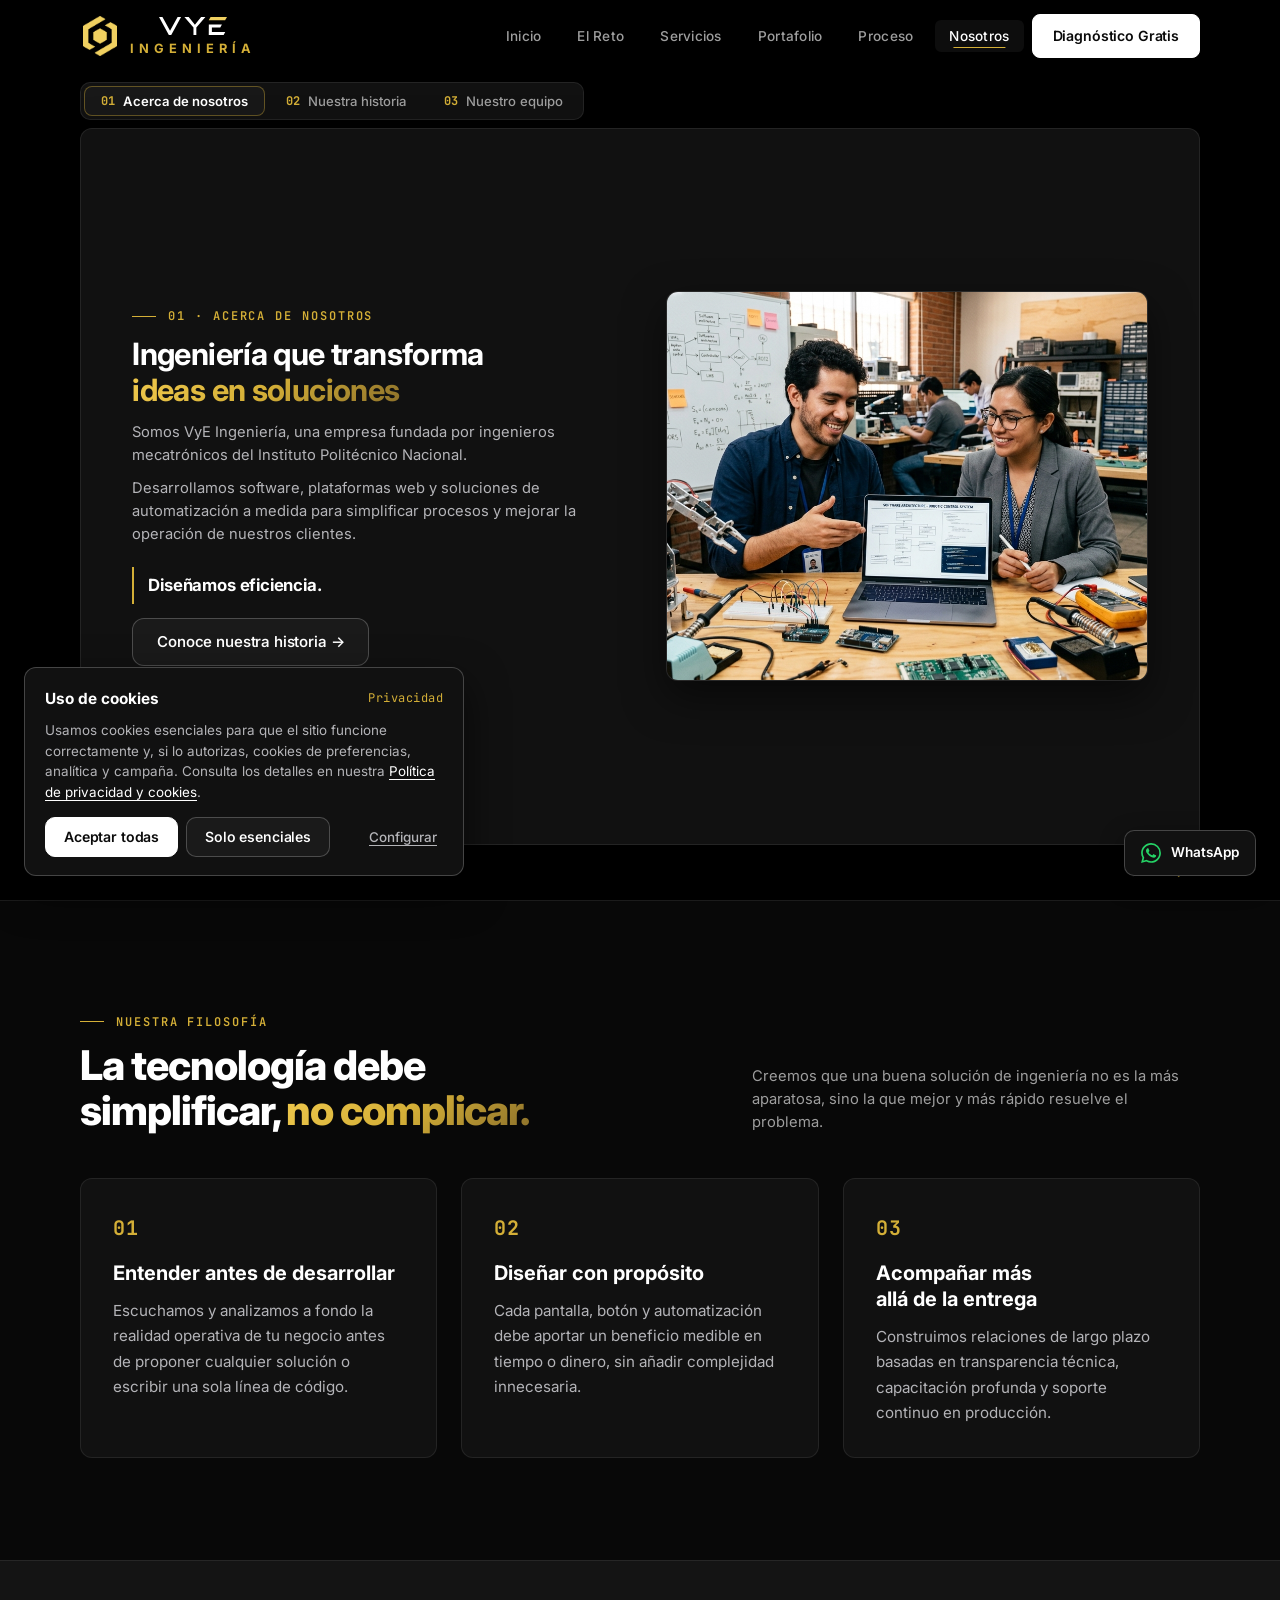
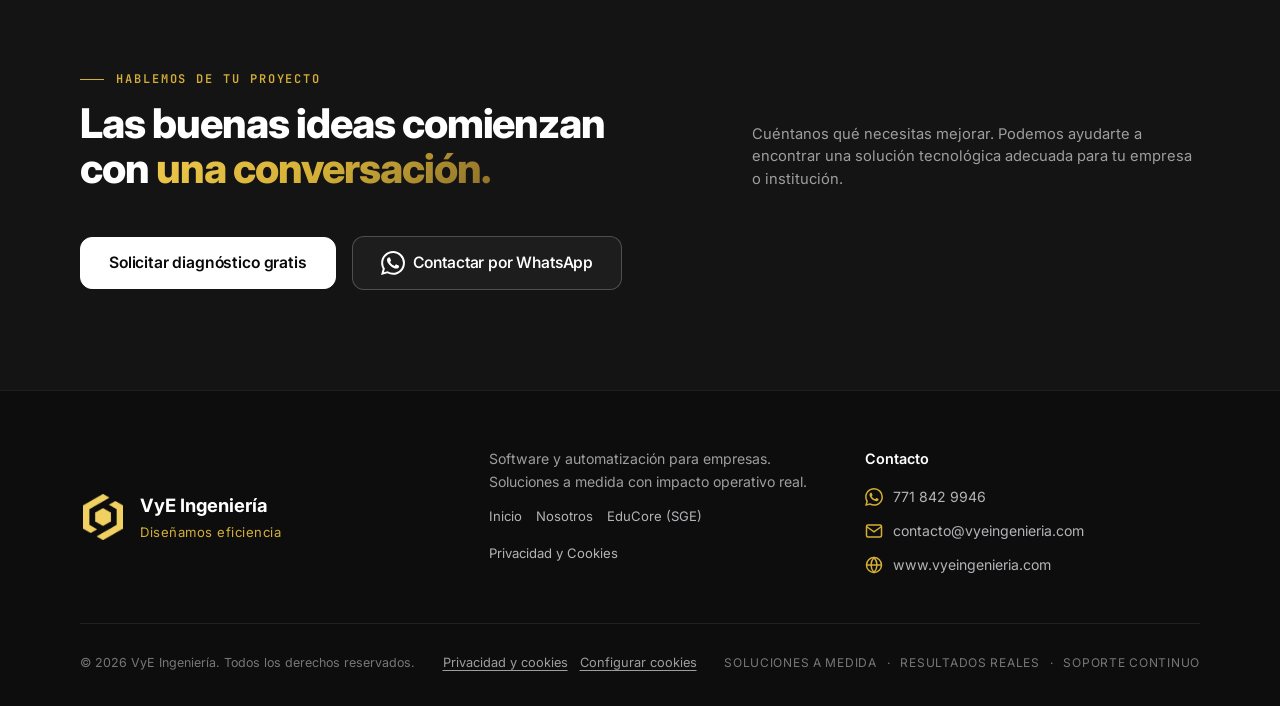
<file: nosotros.html>
<!DOCTYPE html>
<html lang="es">

<head>
    <meta charset="UTF-8">
    <meta name="viewport" content="width=device-width, initial-scale=1.0">
    <title>Nosotros — VyE Ingeniería</title>
    <meta name="description"
        content="Somos VYE Ingeniería, una empresa fundada por Víctor y Edgar, ingenieros mecatrónicos del IPN. Desarrollamos software, páginas web y soluciones de automatización.">
    <meta name="author" content="VyE Ingeniería">
    <meta property="og:title" content="Nosotros — VyE Ingeniería">
    <meta property="og:description"
        content="Ingeniería que transforma ideas en soluciones. Conoce más sobre VYE Ingeniería, nuestra historia, equipo y filosofía de trabajo.">
    <meta property="og:type" content="website">
    <link rel="preconnect" href="https://fonts.googleapis.com">
    <link rel="preconnect" href="https://fonts.gstatic.com" crossorigin>
    <link
        href="https://fonts.googleapis.com/css2?family=Inter:wght@300;400;500;600;700;800&family=JetBrains+Mono:wght@400;500;600;700&display=swap"
        rel="stylesheet">
    <link rel="stylesheet" href="style.css?v=2.0.0">
    <link rel="icon" type="image/x-icon" href="assets/favicon.ico">
    <link rel="apple-touch-icon" sizes="180x180" href="assets/apple-touch-icon.png">
    <link rel="icon" type="image/png" sizes="32x32" href="assets/favicon-32x32.png">
    <link rel="icon" type="image/png" sizes="16x16" href="assets/favicon-16x16.png">
    <link rel="manifest" href="site.webmanifest">
</head>

<body data-page="nosotros">
    <!-- ===================== PRELOADER ===================== -->
    <div id="preloader" class="preloader">
        <div class="preloader__inner">
            <img src="assets/Isotipo Vye.png" alt="VyE" class="preloader__logo" width="80" height="80">
            <div class="preloader__bar">
                <div class="preloader__progress"></div>
            </div>
        </div>
    </div>

    <!-- ===================== NAVBAR (MODULAR) ===================== -->
    <nav id="navbar" class="navbar" data-component="navbar" data-page="nosotros"></nav>

    <!-- ===================== CARRIL DE 3 SECCIONES (ACERCA DE, HISTORIA, EQUIPO) ===================== -->
    <section class="nosotros-carril-section" id="carril-nosotros">
        <div class="carril__container">
            
            <!-- Barra superior: Selector de Secciones y Deslizar -->
            <div class="carril__topbar">
                <div class="carril__tabs" role="tablist" aria-label="Secciones de Nosotros">
                    <button class="carril__tab active" data-tab="0" role="tab" aria-selected="true">
                        <span class="tab-num">01</span> Acerca de nosotros
                    </button>
                    <button class="carril__tab" data-tab="1" role="tab" aria-selected="false">
                        <span class="tab-num">02</span> Nuestra historia
                    </button>
                    <button class="carril__tab" data-tab="2" role="tab" aria-selected="false">
                        <span class="tab-num">03</span> Nuestro equipo
                    </button>
                </div>
            </div>

            <!-- Viewport & Track del Carril -->
            <div class="carril__viewport" id="nosotrosCarrilViewport">
                <div class="carril__track" id="nosotrosCarrilTrack">

                    <!-- ── SLIDE 1: ACERCA DE NOSOTROS ── -->
                    <div class="carril__slide" data-slide="0">
                        <div class="carril__slide-grid">
                            <div class="carril__slide-text">
                                <span class="sec-head-mono">01 · ACERCA DE NOSOTROS</span>
                                <h1 class="section__title">
                                    Ingeniería que transforma <span class="text-gold">ideas en soluciones</span>
                                </h1>
                                <p class="carril__paragraph">
                                    Somos VyE Ingeniería, una empresa fundada por ingenieros mecatrónicos del Instituto Politécnico Nacional.
                                </p>
                                <p class="carril__paragraph">
                                    Desarrollamos software, plataformas web y soluciones de automatización a medida para simplificar procesos y mejorar la operación de nuestros clientes.
                                </p>
                                <div class="carril__callout">
                                    <p class="carril__callout-quote">Diseñamos eficiencia.</p>
                                </div>
                                <button type="button" class="btn btn--outline" data-carril-goto="1">
                                    Conoce nuestra historia →
                                </button>
                            </div>
                            <div class="carril__slide-visual">
                                <div class="carril__slide-img-card">
                                    <img src="assets/fundadores_vye.jpg" alt="Víctor y Edgar - Ingenieros Fundadores de VyE">
                                </div>
                            </div>
                        </div>
                    </div>

                    <!-- ── SLIDE 2: NUESTRA HISTORIA ── -->
                    <div class="carril__slide" data-slide="1">
                        <div class="carril__slide-grid carril__slide-grid--reverse">
                            <div class="carril__slide-visual">
                                <div class="carril__slide-img-card">
                                    <img src="assets/showcase_automatizacion.jpg" alt="Entorno industrial y automatización de procesos">
                                </div>
                            </div>
                            <div class="carril__slide-text">
                                <span class="sec-head-mono">02 · NUESTRA HISTORIA</span>
                                <h2 class="section__title">
                                    Todo comenzó con <span class="text-gold">un problema real</span>
                                </h2>
                                <p class="carril__paragraph">
                                    VyE nació al observar cómo los registros en papel, los controles manuales y las tareas repetitivas complicaban el trabajo diario en una fábrica.
                                </p>
                                <p class="carril__paragraph">
                                    Pronto entendimos que estos problemas no eran exclusivos de la industria: también estaban presentes en comercios y empresas de servicios.
                                </p>
                                <div class="carril__callout">
                                    <p class="carril__callout-text">
                                        <strong>Así nació VyE:</strong> con la idea de desarrollar tecnología que se adapte a cada negocio, simplifique su operación y resuelva problemas reales.
                                    </p>
                                </div>
                                <button type="button" class="btn btn--outline" data-carril-goto="2">
                                    Conoce al equipo →
                                </button>
                            </div>
                        </div>
                    </div>

                    <!-- ── SLIDE 3: NUESTRO EQUIPO ── -->
                    <div class="carril__slide" data-slide="2">
                        <div class="carril__team-header">
                            <span class="sec-head-mono">03 · NUESTRO EQUIPO</span>
                            <h2 class="section__title">
                                Las personas detrás de <span class="text-gold">VyE</span>
                            </h2>
                            <p class="section__subtitle">
                                Somos Víctor Villafaña y Edgar Cortés, ingenieros mecatrónicos del IPN. Combinamos nuestras especialidades para desarrollar soluciones que conectan tecnología y necesidades reales.
                            </p>
                        </div>

                        <div class="carril__team-grid">
                            <!-- Víctor -->
                            <div class="carril__team-card">
                                <div class="carril__team-avatar">
                                    <img src="assets/victor_villafana.jpg" alt="Víctor Villafaña - Cofundador VyE" class="carril__team-avatar-img team-avatar-victor">
                                </div>
                                <h3 class="carril__team-name">Víctor Villafaña</h3>
                                <span class="carril__team-role">COFUNDADOR · INGENIERÍA MECATRÓNICA</span>
                                <p class="carril__team-desc">Arquitectura de software, bases de datos y sistemas empresariales ERP.</p>
                            </div>

                            <!-- Edgar Cortés -->
                            <div class="carril__team-card">
                                <div class="carril__team-avatar">
                                    <img src="assets/fundadores_vye.jpg" alt="Edgar Cortés - Cofundador VyE" class="carril__team-avatar-img team-avatar-edgar">
                                </div>
                                <h3 class="carril__team-name">Edgar Cortés</h3>
                                <span class="carril__team-role">COFUNDADOR · INGENIERÍA MECATRÓNICA</span>
                                <p class="carril__team-desc">Automatización de procesos, control operativo y desarrollo de plataformas web.</p>
                            </div>
                        </div>
                    </div>
                </div>
            </div>

            <!-- Controles Inferiores: Indicador de progreso, dots y flechas -->
            <div class="carril__controls">
                <div class="carril__status">
                    <div class="carril__counter">
                        Sección <strong id="carrilCurrentNum">01</strong> de 03
                    </div>
                    <div class="carril__dots" role="tablist" aria-label="Indicadores de diapositiva">
                        <button class="carril__dot active" data-dot="0" aria-label="Ir a sección 1" role="tab"></button>
                        <button class="carril__dot" data-dot="1" aria-label="Ir a sección 2" role="tab"></button>
                        <button class="carril__dot" data-dot="2" aria-label="Ir a sección 3" role="tab"></button>
                    </div>
                </div>

                <div class="carril__nav-buttons">
                    <button class="carril__arrow" id="carrilPrevBtn" aria-label="Sección anterior" disabled>
                        <svg viewBox="0 0 24 24">
                            <path d="M19 12H5M12 19l-7-7 7-7"/>
                        </svg>
                    </button>
                    <button class="carril__arrow carril__arrow--forward-highlight" id="carrilNextBtn" aria-label="Siguiente sección">
                        <svg viewBox="0 0 24 24">
                            <path d="M5 12h14M12 5l7 7-7 7"/>
                        </svg>
                    </button>
                </div>
            </div>

        </div>
    </section>

    <!-- ===================== 4. NUESTRA FILOSOFÍA ===================== -->
    <section class="section section--filosofia" id="filosofia">
        <div class="section__container">
            <div class="sec-head" data-reveal>
                <div>
                    <span class="sec-head-mono">NUESTRA FILOSOFÍA</span>
                    <h2 class="section__title">La tecnología debe simplificar, <span class="text-gold">no complicar.</span></h2>
                </div>
                <p class="section__subtitle">
                    Creemos que una buena solución de ingeniería no es la más aparatosa, sino la que mejor y más rápido resuelve el problema.
                </p>
            </div>

            <div class="process-minimal-grid" data-reveal>
                <!-- Principio 1 -->
                <div class="process-minimal-card">
                    <span class="process-minimal-num">01</span>
                    <h3 class="filosofia-card-title">Entender antes de desarrollar</h3>
                    <p class="process-minimal-desc">
                        Escuchamos y analizamos a fondo la realidad operativa de tu negocio antes de proponer cualquier solución o escribir una sola línea de código.
                    </p>
                </div>

                <!-- Principio 2 -->
                <div class="process-minimal-card">
                    <span class="process-minimal-num">02</span>
                    <h3 class="filosofia-card-title">Diseñar con propósito</h3>
                    <p class="process-minimal-desc">
                        Cada pantalla, botón y automatización debe aportar un beneficio medible en tiempo o dinero, sin añadir complejidad innecesaria.
                    </p>
                </div>

                <!-- Principio 3 -->
                <div class="process-minimal-card">
                    <span class="process-minimal-num">03</span>
                    <h3 class="filosofia-card-title">Acompañar más allá de la entrega</h3>
                    <p class="process-minimal-desc">
                        Construimos relaciones de largo plazo basadas en transparencia técnica, capacitación profunda y soporte continuo en producción.
                    </p>
                </div>
            </div>
        </div>
    </section>

    <!-- ===================== 5. HABLEMOS DE TU PROYECTO ===================== -->
    <section id="contacto" class="section section--cta">
        <div class="section__container">
            <div class="sec-head" data-reveal>
                <div>
                    <span class="sec-head-mono">HABLEMOS DE TU PROYECTO</span>
                    <h2 class="section__title">Las buenas ideas comienzan con <span class="text-gold">una conversación.</span></h2>
                </div>
                <p class="section__subtitle">
                    Cuéntanos qué necesitas mejorar. Podemos ayudarte a encontrar una solución tecnológica adecuada para tu empresa o institución.
                </p>
            </div>

            <div class="cta-actions-row" data-reveal>
                <a href="index.html#contacto" class="btn btn--primary btn--large" id="ctaServicios">
                    Solicitar diagnóstico gratis
                </a>
                <a href="https://wa.me/527718429946?text=Hola%2C%20me%20gustar%C3%ADa%20platicar%20sobre%20un%20proyecto%20para%20mi%20empresa." class="btn btn--outline btn--large" id="ctaWhatsapp"
                    target="_blank" rel="noopener">
                    <svg width="24" height="24" viewBox="0 0 24 24" fill="currentColor">
                        <path
                            d="M17.472 14.382c-.297-.149-1.758-.867-2.03-.967-.273-.099-.471-.148-.67.15-.197.297-.767.966-.94 1.164-.173.199-.347.223-.644.075-.297-.15-1.255-.463-2.39-1.475-.883-.788-1.48-1.761-1.653-2.059-.173-.297-.018-.458.13-.606.134-.133.298-.347.446-.52.149-.174.198-.298.298-.497.099-.198.05-.371-.025-.52-.075-.149-.669-1.612-.916-2.207-.242-.579-.487-.5-.669-.51-.173-.008-.371-.01-.57-.01-.198 0-.52.074-.792.372-.272.297-1.04 1.016-1.04 2.479 0 1.462 1.065 2.875 1.213 3.074.149.198 2.096 3.2 5.077 4.487.709.306 1.262.489 1.694.625.712.227 1.36.195 1.871.118.571-.085 1.758-.719 2.006-1.413.248-.694.248-1.289.173-1.413-.074-.124-.272-.198-.57-.347m-5.421 7.403h-.004a9.87 9.87 0 01-5.031-1.378l-.361-.214-3.741.982.998-3.648-.235-.374a9.86 9.86 0 01-1.51-5.26c.001-5.45 4.436-9.884 9.888-9.884 2.64 0 5.122 1.03 6.988 2.898a9.825 9.825 0 012.893 6.994c-.003 5.45-4.437 9.884-9.885 9.884m8.413-18.297A11.815 11.815 0 0012.05 0C5.495 0 .16 5.335.157 11.892c0 2.096.547 4.142 1.588 5.945L.057 24l6.305-1.654a11.882 11.882 0 005.683 1.448h.005c6.554 0 11.89-5.335 11.893-11.893a11.821 11.821 0 00-3.48-8.413z" />
                    </svg>
                    Contactar por WhatsApp
                </a>
            </div>
        </div>
    </section>

    <!-- ===================== FOOTER (MODULAR) ===================== -->
    <footer id="footer" class="footer" data-component="footer"></footer>

    <!-- WhatsApp floating button (modular) -->
    <div data-component="whatsapp"></div>

    <script defer src="js/core/config.js?v=2.0.0"></script>
    <script defer src="js/core/dom.js?v=2.0.0"></script>
    <script defer src="js/core/cookies.js?v=2.0.0"></script>
    <script defer src="js/components/preloader.js?v=2.0.0"></script>
    <script defer src="js/components/navbar.js?v=2.0.0"></script>
    <script defer src="js/components/footer.js?v=2.0.0"></script>
    <script defer src="js/components/whatsapp.js?v=2.0.0"></script>
    <script defer src="js/components/cookie-banner.js?v=2.0.0"></script>
    <script defer src="js/modules/reveal.js?v=2.0.0"></script>
    <script defer src="js/modules/carril.js?v=2.0.0"></script>
    <script defer src="js/main.js?v=2.0.0"></script>
</body>

</html>
</file>
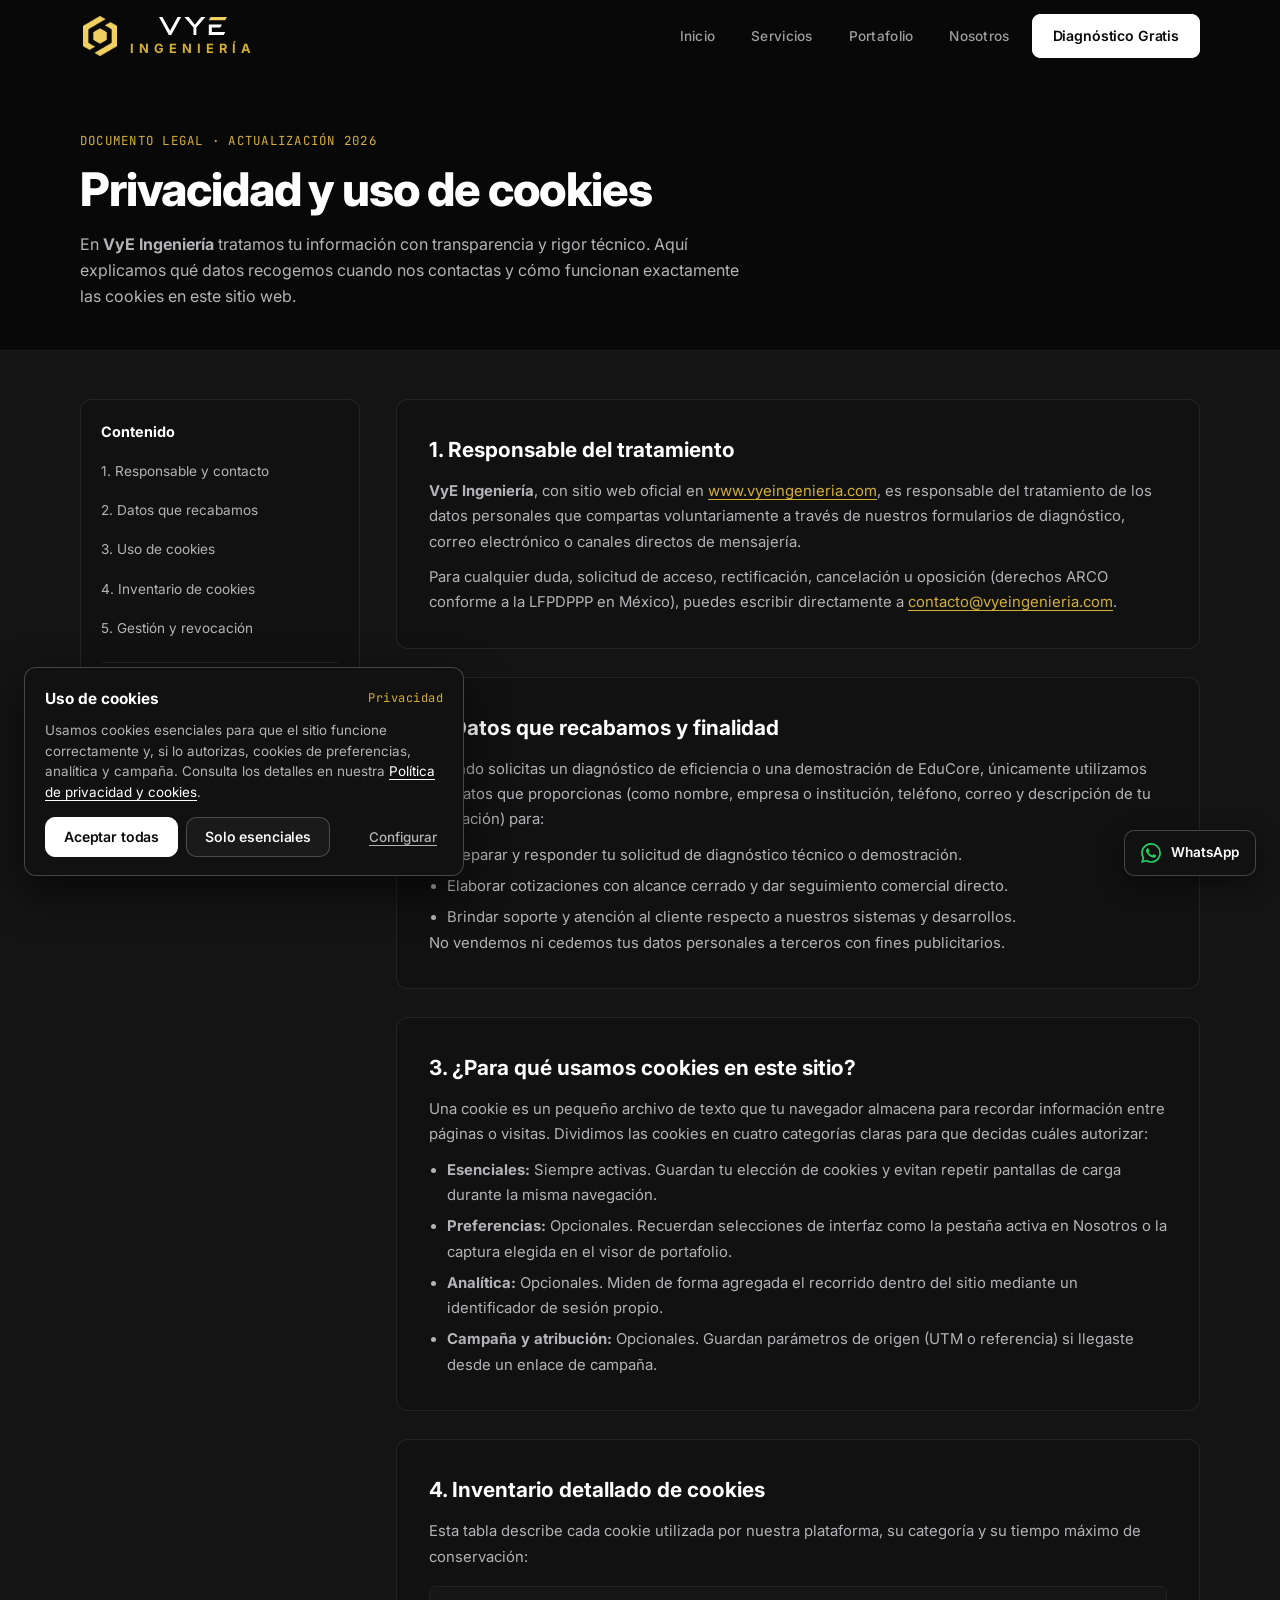
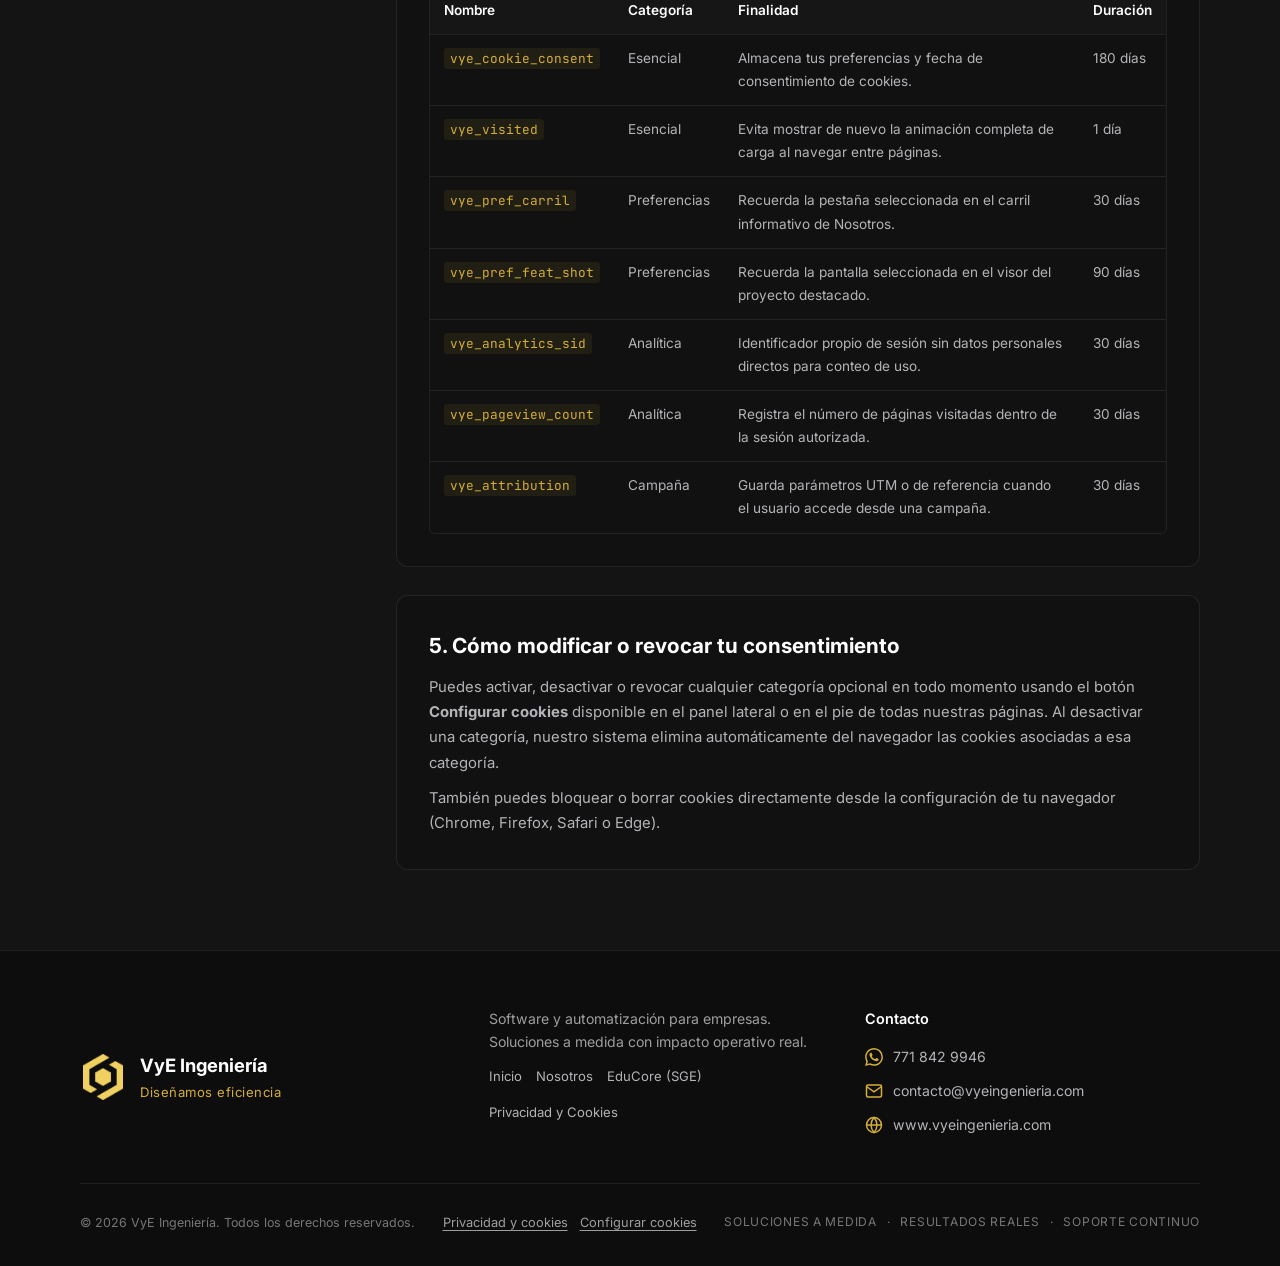
<file: privacidad.html>
<!DOCTYPE html>
<html lang="es">

<head>
    <meta charset="UTF-8">
    <meta name="viewport" content="width=device-width, initial-scale=1.0">
    <title>Privacidad y Política de Cookies — VyE Ingeniería</title>
    <meta name="description"
        content="Política de privacidad, tratamiento de datos y uso detallado de cookies en VyE Ingeniería.">
    <meta name="author" content="VyE Ingeniería">
    <link rel="preconnect" href="https://fonts.googleapis.com">
    <link rel="preconnect" href="https://fonts.gstatic.com" crossorigin>
    <link
        href="https://fonts.googleapis.com/css2?family=Inter:wght@300;400;500;600;700;800&family=JetBrains+Mono:wght@400;500;600;700&display=swap"
        rel="stylesheet">
    <link rel="stylesheet" href="style.css?v=2.0.0">
    <link rel="icon" type="image/x-icon" href="assets/favicon.ico">
    <link rel="apple-touch-icon" sizes="180x180" href="assets/apple-touch-icon.png">
    <link rel="icon" type="image/png" sizes="32x32" href="assets/favicon-32x32.png">
    <link rel="icon" type="image/png" sizes="16x16" href="assets/favicon-16x16.png">
    <link rel="manifest" href="site.webmanifest">
</head>

<body data-page="legal">
    <div id="preloader" class="preloader">
        <div class="preloader__inner">
            <img src="assets/Isotipo Vye.png" alt="VyE" class="preloader__logo" width="80" height="80">
            <div class="preloader__bar">
                <div class="preloader__progress"></div>
            </div>
        </div>
    </div>

    <nav id="navbar" class="navbar" data-component="navbar" data-page="legal"></nav>

    <header class="legal-hero">
        <div class="section__container">
            <div class="legal-hero__meta">DOCUMENTO LEGAL · ACTUALIZACIÓN 2026</div>
            <h1 class="legal-hero__title">Privacidad y uso de cookies</h1>
            <p class="legal-hero__lead">
                En <strong>VyE Ingeniería</strong> tratamos tu información con transparencia y rigor técnico. Aquí explicamos qué datos recogemos cuando nos contactas y cómo funcionan exactamente las cookies en este sitio web.
            </p>
        </div>
    </header>

    <main class="legal-section">
        <div class="section__container">
            <div class="legal-layout">
                <aside class="legal-sidebar" aria-label="Índice y control de consentimiento">
                    <h2>Contenido</h2>
                    <ul class="legal-toc">
                        <li><a href="#responsable">1. Responsable y contacto</a></li>
                        <li><a href="#datos">2. Datos que recabamos</a></li>
                        <li><a href="#cookies-que-son">3. Uso de cookies</a></li>
                        <li><a href="#inventario-cookies">4. Inventario de cookies</a></li>
                        <li><a href="#gestion-cookies">5. Gestión y revocación</a></li>
                    </ul>

                    <div class="legal-consent-box">
                        <div class="legal-consent-status" data-cookie-status>
                            Cargando estado de consentimiento...
                        </div>
                        <button type="button" class="btn btn--primary btn--sm btn--block" data-open-cookie-settings>
                            Configurar cookies
                        </button>
                    </div>
                </aside>

                <div class="legal-article">
                    <section class="legal-block" id="responsable">
                        <h2>1. Responsable del tratamiento</h2>
                        <p>
                            <strong>VyE Ingeniería</strong>, con sitio web oficial en <a href="https://www.vyeingenieria.com" target="_blank" rel="noopener">www.vyeingenieria.com</a>, es responsable del tratamiento de los datos personales que compartas voluntariamente a través de nuestros formularios de diagnóstico, correo electrónico o canales directos de mensajería.
                        </p>
                        <p>
                            Para cualquier duda, solicitud de acceso, rectificación, cancelación u oposición (derechos ARCO conforme a la LFPDPPP en México), puedes escribir directamente a <a href="mailto:contacto@vyeingenieria.com">contacto@vyeingenieria.com</a>.
                        </p>
                    </section>

                    <section class="legal-block" id="datos">
                        <h2>2. Datos que recabamos y finalidad</h2>
                        <p>Cuando solicitas un diagnóstico de eficiencia o una demostración de EduCore, únicamente utilizamos los datos que proporcionas (como nombre, empresa o institución, teléfono, correo y descripción de tu operación) para:</p>
                        <ul>
                            <li>Preparar y responder tu solicitud de diagnóstico técnico o demostración.</li>
                            <li>Elaborar cotizaciones con alcance cerrado y dar seguimiento comercial directo.</li>
                            <li>Brindar soporte y atención al cliente respecto a nuestros sistemas y desarrollos.</li>
                        </ul>
                        <p>No vendemos ni cedemos tus datos personales a terceros con fines publicitarios.</p>
                    </section>

                    <section class="legal-block" id="cookies-que-son">
                        <h2>3. ¿Para qué usamos cookies en este sitio?</h2>
                        <p>
                            Una cookie es un pequeño archivo de texto que tu navegador almacena para recordar información entre páginas o visitas. Dividimos las cookies en cuatro categorías claras para que decidas cuáles autorizar:
                        </p>
                        <ul>
                            <li><strong>Esenciales:</strong> Siempre activas. Guardan tu elección de cookies y evitan repetir pantallas de carga durante la misma navegación.</li>
                            <li><strong>Preferencias:</strong> Opcionales. Recuerdan selecciones de interfaz como la pestaña activa en Nosotros o la captura elegida en el visor de portafolio.</li>
                            <li><strong>Analítica:</strong> Opcionales. Miden de forma agregada el recorrido dentro del sitio mediante un identificador de sesión propio.</li>
                            <li><strong>Campaña y atribución:</strong> Opcionales. Guardan parámetros de origen (UTM o referencia) si llegaste desde un enlace de campaña.</li>
                        </ul>
                    </section>

                    <section class="legal-block" id="inventario-cookies">
                        <h2>4. Inventario detallado de cookies</h2>
                        <p>Esta tabla describe cada cookie utilizada por nuestra plataforma, su categoría y su tiempo máximo de conservación:</p>
                        <div class="cookie-table-wrap">
                            <table class="cookie-table">
                                <thead>
                                    <tr>
                                        <th>Nombre</th>
                                        <th>Categoría</th>
                                        <th>Finalidad</th>
                                        <th>Duración</th>
                                    </tr>
                                </thead>
                                <tbody>
                                    <tr>
                                        <td><code>vye_cookie_consent</code></td>
                                        <td>Esencial</td>
                                        <td>Almacena tus preferencias y fecha de consentimiento de cookies.</td>
                                        <td>180 días</td>
                                    </tr>
                                    <tr>
                                        <td><code>vye_visited</code></td>
                                        <td>Esencial</td>
                                        <td>Evita mostrar de nuevo la animación completa de carga al navegar entre páginas.</td>
                                        <td>1 día</td>
                                    </tr>
                                    <tr>
                                        <td><code>vye_pref_carril</code></td>
                                        <td>Preferencias</td>
                                        <td>Recuerda la pestaña seleccionada en el carril informativo de Nosotros.</td>
                                        <td>30 días</td>
                                    </tr>
                                    <tr>
                                        <td><code>vye_pref_feat_shot</code></td>
                                        <td>Preferencias</td>
                                        <td>Recuerda la pantalla seleccionada en el visor del proyecto destacado.</td>
                                        <td>90 días</td>
                                    </tr>
                                    <tr>
                                        <td><code>vye_analytics_sid</code></td>
                                        <td>Analítica</td>
                                        <td>Identificador propio de sesión sin datos personales directos para conteo de uso.</td>
                                        <td>30 días</td>
                                    </tr>
                                    <tr>
                                        <td><code>vye_pageview_count</code></td>
                                        <td>Analítica</td>
                                        <td>Registra el número de páginas visitadas dentro de la sesión autorizada.</td>
                                        <td>30 días</td>
                                    </tr>
                                    <tr>
                                        <td><code>vye_attribution</code></td>
                                        <td>Campaña</td>
                                        <td>Guarda parámetros UTM o de referencia cuando el usuario accede desde una campaña.</td>
                                        <td>30 días</td>
                                    </tr>
                                </tbody>
                            </table>
                        </div>
                    </section>

                    <section class="legal-block" id="gestion-cookies">
                        <h2>5. Cómo modificar o revocar tu consentimiento</h2>
                        <p>
                            Puedes activar, desactivar o revocar cualquier categoría opcional en todo momento usando el botón <strong>Configurar cookies</strong> disponible en el panel lateral o en el pie de todas nuestras páginas. Al desactivar una categoría, nuestro sistema elimina automáticamente del navegador las cookies asociadas a esa categoría.
                        </p>
                        <p>
                            También puedes bloquear o borrar cookies directamente desde la configuración de tu navegador (Chrome, Firefox, Safari o Edge).
                        </p>
                    </section>
                </div>
            </div>
        </div>
    </main>

    <footer id="footer" class="footer" data-component="footer"></footer>

    <div data-component="whatsapp"></div>

    <script defer src="js/core/config.js?v=2.0.0"></script>
    <script defer src="js/core/dom.js?v=2.0.0"></script>
    <script defer src="js/core/cookies.js?v=2.0.0"></script>
    <script defer src="js/components/preloader.js?v=2.0.0"></script>
    <script defer src="js/components/navbar.js?v=2.0.0"></script>
    <script defer src="js/components/footer.js?v=2.0.0"></script>
    <script defer src="js/components/whatsapp.js?v=2.0.0"></script>
    <script defer src="js/components/cookie-banner.js?v=2.0.0"></script>
    <script defer src="js/main.js?v=2.0.0"></script>
</body>

</html>
</file>
<file: style.css>
/* ================================================================
   VyE INGENIERÍA — CORPORATE STYLES MANIFEST
   Arquitectura CSS modular y escalable
   ================================================================ */

@import url('./vye-globals.css');
@import url('./css/components/lightbox.css');
@import url('./css/sections/hero.css');
@import url('./css/sections/reto.css');
@import url('./css/sections/servicios.css');
@import url('./css/sections/portafolio.css');
@import url('./css/sections/proceso.css');
@import url('./css/sections/nosotros-home.css');
@import url('./css/sections/contacto.css');
@import url('./css/pages/nosotros.css');
@import url('./css/pages/legal.css');
</file>
<file: vye-globals.css>
/* ================================================================
   VyE INGENIERÍA — GLOBAL STYLES MANIFEST
   Base compartida entre todas las páginas (corporativas y producto)
   ================================================================ */

@import url('./css/tokens.css');
@import url('./css/base.css');
@import url('./css/components/buttons.css');
@import url('./css/components/preloader.css');
@import url('./css/components/navbar.css');
@import url('./css/components/footer.css');
@import url('./css/components/floating.css');
@import url('./css/components/cookies.css');
</file>
<file: css/pages/educore.css>
/* ================================================================
   EDUCORE (SGE) — ESTILOS DE PRODUCTO EXTRAÍDOS Y MODULARIZADOS
   Mantiene la identidad visual Teal/Gold de EduCore usando los tokens
   y el sistema de botones sobrio compartido de VyE.
   ================================================================ */

:root {
    --ink: #f4f4f5;
    --ink-soft: #b2b2b8;
    --ink-mute: #82828a;
    --cream: #080808;
    --cream-dark: #141414;
    --teal: #32B7A6;
    --teal-hover: #41C9B8;
    --teal-active: #259B8C;
    --teal-light: rgba(50, 183, 166, 0.15);
    --blue: #6D9BF1;
    --blue-light: rgba(109, 155, 241, 0.15);
    --coral: #EE806D;
    --coral-light: rgba(238, 128, 109, 0.15);
    --amber-light: rgba(230, 182, 74, 0.15);
}

.educore-page {
    background: var(--cream);
    color: var(--ink);
    line-height: 1.7;
    font-size: 16px;
}

/* ── CONTENEDORES Y MÁRGENES CONSISTENTES ── */
.educore-page .hero,
.educore-page .modules,
.educore-page .ai-section,
.educore-page .why-section,
.educore-page .savings-section,
.educore-page .plans-section,
.educore-page .trust-section,
.educore-page .testimonials-section,
.educore-page .faq-section,
.educore-page .about-section,
.educore-page .banner {
    padding-left: max(clamp(20px, 4vw, 40px), calc(((100vw - 1200px) / 2) + clamp(20px, 4vw, 40px)));
    padding-right: max(clamp(20px, 4vw, 40px), calc(((100vw - 1200px) / 2) + clamp(20px, 4vw, 40px)));
}

/* Personalización sutil de la barra VyE en EduCore */
.educore-page .navbar.scrolled {
    border-bottom-color: rgba(244, 244, 245, 0.09);
}

.educore-page .navbar__link::after {
    background: var(--teal);
}

.educore-page .navbar__toggle span {
    background: var(--teal);
}

.educore-page .navbar__cta-btn {
    background: var(--bg-elevated);
    border-color: rgba(50, 183, 166, 0.55);
    color: var(--text-primary);
}

.educore-page .navbar__cta-btn:hover {
    background: var(--teal);
    border-color: var(--teal);
    color: #061614;
}

.educore-page .footer__brand-tagline,
.educore-page .footer__contact-item svg {
    color: var(--teal);
}

/* ── MODALES ── */
.modal-overlay {
    display: none;
    position: fixed;
    inset: 0;
    background: rgba(8, 8, 10, 0.88);
    z-index: var(--z-modal);
    align-items: center;
    justify-content: center;
    padding: 24px;
}

.modal-overlay.open {
    display: flex;
}

.modal-box {
    background: #111111;
    border: 1px solid var(--border-strong);
    border-radius: var(--radius-card);
    max-width: 680px;
    width: 100%;
    max-height: 88vh;
    overflow-y: auto;
    position: relative;
    box-shadow: 0 28px 72px rgba(0, 0, 0, 0.65);
    animation: mIn 0.2s ease;
}

@keyframes mIn {
    from {
        opacity: 0;
        transform: translateY(12px) scale(0.98);
    }
    to {
        opacity: 1;
        transform: none;
    }
}

.modal-header {
    padding: 32px 36px 22px;
    border-bottom: 1px solid var(--border-subtle);
    position: sticky;
    top: 0;
    background: #111111;
    z-index: 1;
}

.modal-tag {
    font-family: var(--font-mono);
    font-size: 12px;
    font-weight: 500;
    letter-spacing: 0.14em;
    text-transform: uppercase;
    color: var(--teal);
    margin-bottom: 8px;
}

.modal-header h2 {
    font-family: var(--font-heading);
    font-size: 24px;
    font-weight: 700;
    line-height: 1.25;
    color: var(--ink);
    padding-right: 44px;
}

.modal-close {
    position: absolute;
    top: 22px;
    right: 24px;
    width: 36px;
    height: 36px;
    border-radius: var(--radius-btn);
    border: 1px solid var(--border-strong);
    background: var(--bg-elevated);
    cursor: pointer;
    display: flex;
    align-items: center;
    justify-content: center;
    font-size: 16px;
    color: var(--ink-soft);
    transition: background-color 0.16s ease, border-color 0.16s ease, color 0.16s ease;
}

.modal-close:hover {
    background: #1E1E1E;
    border-color: var(--teal);
    color: #fff;
}

.modal-body {
    padding: 28px 36px 36px;
}

.modal-body p {
    font-size: 15px;
    color: var(--ink-soft);
    line-height: 1.75;
    margin-bottom: 18px;
}

.modal-highlight {
    background: #15151B;
    border-left: 3px solid var(--gold-classic);
    border-radius: 0 var(--radius-sm) var(--radius-sm) 0;
    padding: 16px 20px;
    margin: 20px 0;
    font-size: 14px;
    color: var(--ink-soft);
    line-height: 1.7;
    font-style: italic;
}

.mfl {
    list-style: none;
    margin: 20px 0;
}

.mfl li {
    display: flex;
    gap: 14px;
    padding: 14px 0;
    border-bottom: 1px solid var(--border-subtle);
    font-size: 14px;
    color: var(--ink-soft);
    line-height: 1.65;
}

.mfl li:last-child {
    border-bottom: none;
}

.mfi {
    width: 28px;
    height: 28px;
    border-radius: var(--radius-btn);
    display: flex;
    align-items: center;
    justify-content: center;
    font-size: 13px;
    flex-shrink: 0;
    margin-top: 2px;
}

.mfl li strong {
    display: block;
    font-size: 14px;
    font-weight: 600;
    color: var(--ink);
    margin-bottom: 3px;
}

/* ── HERO EDUCORE ── */
.educore-page .hero {
    background: var(--cream);
    color: var(--ink);
    padding-top: 148px;
    padding-bottom: 84px;
    position: relative;
    overflow: hidden;
    display: block;
    min-height: auto;
}

.hero-tag {
    display: inline-block;
    border: 1px solid rgba(212, 175, 55, 0.5);
    color: var(--gold-classic);
    font-family: var(--font-mono);
    font-size: 12px;
    font-weight: 600;
    letter-spacing: 0.14em;
    text-transform: uppercase;
    padding: 6px 14px;
    border-radius: var(--radius-sm);
    margin-bottom: 28px;
}

.educore-page .hero h1 {
    font-family: var(--font-heading);
    font-size: clamp(38px, 6vw, 68px);
    font-weight: 900;
    line-height: 1.04;
    letter-spacing: -0.025em;
    max-width: 740px;
    margin-bottom: 24px;
}

.educore-page .hero h1 span {
    color: var(--gold-bright);
}

.hero-sub {
    font-size: 18px;
    font-weight: 400;
    color: rgba(249, 246, 240, 0.8);
    max-width: 540px;
    line-height: 1.65;
    margin-bottom: 12px;
}

.hero-sub2 {
    font-size: 15px;
    color: var(--ink-soft);
    max-width: 520px;
    margin-bottom: 32px;
    line-height: 1.7;
}

/* Botones Hero EduCore: unificados sin slab blanco */
.hero-cta-row {
    display: flex;
    gap: 12px;
    align-items: center;
    flex-wrap: wrap;
    margin-bottom: 48px;
}

.hero-cta-primary {
    display: inline-flex;
    align-items: center;
    justify-content: center;
    gap: 8px;
    background: var(--teal);
    color: #061614;
    font-family: var(--font-body);
    font-size: 0.92rem;
    font-weight: 600;
    min-height: 46px;
    padding: 11px 22px;
    border-radius: var(--radius-btn);
    border: 1px solid var(--teal);
    cursor: pointer;
    text-decoration: none;
    box-shadow: inset 0 1px 0 rgba(255, 255, 255, 0.2);
    transition: background-color 0.16s ease, border-color 0.16s ease, transform 0.1s ease;
}

.hero-cta-primary:hover {
    background: var(--teal-hover);
    border-color: var(--teal-hover);
    color: #061614;
}

.hero-cta-primary:active {
    transform: translateY(1px);
    background: var(--teal-active);
    border-color: var(--teal-active);
}

.hero-cta-secondary {
    display: inline-flex;
    align-items: center;
    justify-content: center;
    gap: 8px;
    background: var(--bg-elevated);
    color: var(--text-soft);
    font-family: var(--font-body);
    font-size: 0.92rem;
    font-weight: 600;
    min-height: 46px;
    padding: 11px 22px;
    border-radius: var(--radius-btn);
    border: 1px solid var(--border-strong);
    cursor: pointer;
    text-decoration: none;
    transition: background-color 0.16s ease, border-color 0.16s ease, color 0.16s ease, transform 0.1s ease;
}

.hero-cta-secondary:hover {
    background: #1E1E1E;
    border-color: var(--teal);
    color: #FFFFFF;
}

.hero-cta-secondary:active {
    transform: translateY(1px);
}

.hero-metrics {
    display: flex;
    gap: 44px;
    flex-wrap: wrap;
}

.metric {
    display: flex;
    flex-direction: column;
}

.metric-num {
    font-family: var(--font-heading);
    font-size: 36px;
    font-weight: 700;
    color: var(--gold-bright);
    line-height: 1;
}

.metric-label {
    font-size: 12px;
    color: var(--ink-mute);
    letter-spacing: 0.05em;
    margin-top: 6px;
    text-transform: uppercase;
}

/* ── INTRO ── */
.intro {
    padding: 76px 24px;
    max-width: 880px;
    margin: 0 auto;
    text-align: center;
}

.section-tag {
    display: inline-block;
    font-family: var(--font-mono);
    font-size: 12px;
    font-weight: 600;
    letter-spacing: 0.14em;
    text-transform: uppercase;
    color: var(--teal);
    margin-bottom: 18px;
    border-bottom: 1.5px solid var(--teal);
    padding-bottom: 4px;
}

.intro h2 {
    font-family: var(--font-heading);
    font-size: clamp(26px, 4vw, 40px);
    font-weight: 700;
    line-height: 1.2;
    margin-bottom: 20px;
}

.intro p {
    font-size: 17px;
    color: var(--ink-soft);
    max-width: 680px;
    margin: 0 auto 14px;
    line-height: 1.75;
}

.divider {
    border: none;
    border-top: 1px solid var(--border-subtle);
    margin: 0;
}

/* ── TRUST SECTION ── */
.trust-section {
    padding-top: 36px;
    padding-bottom: 36px;
    background: #0F0F12;
    border-top: 1px solid var(--border-subtle);
    border-bottom: 1px solid var(--border-subtle);
}

.trust-inner {
    display: flex;
    align-items: center;
    justify-content: space-between;
    gap: 32px;
    flex-wrap: wrap;
}

.trust-badge {
    display: inline-flex;
    align-items: center;
    gap: 10px;
    background: var(--bg-elevated);
    border: 1px solid var(--border-color);
    color: var(--ink);
    padding: 10px 18px;
    border-radius: var(--radius-btn);
    font-size: 13px;
    font-weight: 500;
    white-space: nowrap;
    flex-shrink: 0;
}

.trust-badge-icon {
    display: inline-flex;
    align-items: center;
    justify-content: center;
    color: var(--gold-bright);
    flex-shrink: 0;
}

.trust-badge span:not(.trust-badge-icon) {
    color: var(--gold-bright);
    font-weight: 600;
}

.trust-logos {
    display: flex;
    align-items: center;
    gap: 32px;
    flex-wrap: wrap;
    flex: 1;
    justify-content: center;
}

.trust-logo {
    display: flex;
    flex-direction: column;
    align-items: center;
    gap: 6px;
    opacity: 0.7;
    transition: opacity 0.2s;
}

.trust-logo:hover {
    opacity: 1;
}

.trust-logo-icon {
    width: 48px;
    height: 48px;
    border-radius: var(--radius-md);
    background: var(--bg-elevated);
    display: flex;
    align-items: center;
    justify-content: center;
    border: 1px solid var(--border-color);
    color: var(--teal);
}

.trust-logo-name {
    font-size: 12px;
    color: var(--ink-mute);
    font-weight: 500;
    text-align: center;
}

.trust-count {
    font-size: 13px;
    color: var(--ink-mute);
    font-style: italic;
    white-space: nowrap;
    flex-shrink: 0;
}

/* ── TESTIMONIALS ── */
.testimonials-section {
    padding-top: 76px;
    padding-bottom: 76px;
    background: var(--cream);
}

.testimonials-section h2 {
    font-family: var(--font-heading);
    font-size: clamp(26px, 4vw, 40px);
    font-weight: 700;
    margin-bottom: 14px;
    text-align: center;
}

.testimonials-section > p {
    font-size: 16px;
    color: var(--ink-soft);
    max-width: 560px;
    margin: 0 auto 48px;
    text-align: center;
    line-height: 1.7;
}

.testimonials-grid {
    display: grid;
    grid-template-columns: repeat(3, 1fr);
    gap: 20px;
}

.testimonial-card {
    background: #0F0F12;
    border: 1px solid var(--border-color);
    border-radius: var(--radius-card);
    padding: 30px 24px 24px;
    display: flex;
    flex-direction: column;
    transition: border-color 0.2s ease;
}

.testimonial-card:hover {
    border-color: var(--border-strong);
}

.testimonial-quote-icon {
    font-size: 32px;
    line-height: 1;
    color: var(--gold-classic);
    opacity: 0.6;
    margin-bottom: 10px;
}

.testimonial-text {
    font-size: 15px;
    color: var(--ink-soft);
    line-height: 1.75;
    flex: 1;
    margin-bottom: 20px;
    font-style: italic;
}

.testimonial-author {
    display: flex;
    align-items: center;
    gap: 12px;
    padding-top: 16px;
    border-top: 1px solid var(--border-subtle);
}

.testimonial-avatar {
    width: 44px;
    height: 44px;
    border-radius: var(--radius-btn);
    background: var(--teal-light);
    display: flex;
    align-items: center;
    justify-content: center;
    font-size: 18px;
    flex-shrink: 0;
    font-weight: 700;
    color: var(--teal);
}

.testimonial-name {
    font-size: 14px;
    font-weight: 600;
    color: var(--ink);
}

.testimonial-role {
    font-size: 12px;
    color: var(--ink-mute);
    margin-top: 2px;
}

.testimonial-stars {
    color: var(--gold-classic);
    font-size: 13px;
    letter-spacing: 2px;
    margin-top: 3px;
}

/* ── MODULES ── */
.modules {
    padding-top: 84px;
    padding-bottom: 84px;
}

.modules-header {
    margin-bottom: 52px;
}

.modules-header h2 {
    font-family: var(--font-heading);
    font-size: clamp(26px, 3.5vw, 38px);
    font-weight: 700;
    margin-top: 12px;
}

.module-group {
    margin-bottom: 64px;
}

.module-group-title {
    display: flex;
    align-items: center;
    gap: 14px;
    margin-bottom: 28px;
}

.mgi {
    width: 52px;
    height: 52px;
    border-radius: var(--radius-md);
    display: flex;
    align-items: center;
    justify-content: center;
    font-size: 24px;
    flex-shrink: 0;
}

.icon-teal { background: var(--teal-light); }
.icon-blue { background: var(--blue-light); }
.icon-coral { background: var(--coral-light); }
.icon-gold { background: var(--amber-light); }

.module-group-title h3 {
    font-family: var(--font-heading);
    font-size: 21px;
    font-weight: 700;
}

.module-group-title p {
    font-size: 13px;
    color: var(--ink-mute);
    margin-top: 2px;
}

.cards-grid {
    display: grid;
    grid-template-columns: repeat(auto-fill, minmax(280px, 1fr));
    gap: 20px;
}

.card {
    background: #0F0F12;
    border-radius: var(--radius-card);
    padding: 26px 26px 22px;
    border: 1px solid var(--border-color);
    position: relative;
    overflow: hidden;
    display: flex;
    flex-direction: column;
    transition: border-color 0.2s ease, background-color 0.2s ease;
}

.card::before {
    content: '';
    position: absolute;
    top: 0;
    left: 0;
    right: 0;
    height: 3px;
}

.card-teal::before { background: var(--teal); }
.card-blue::before { background: var(--blue); }
.card-coral::before { background: var(--coral); }
.card-gold::before { background: var(--gold-classic); }

.card.clickable {
    cursor: pointer;
}

.card.clickable:hover {
    border-color: var(--border-strong);
    background: #161616;
}

.card-number {
    font-family: var(--font-mono);
    font-size: 12px;
    font-weight: 600;
    letter-spacing: 0.1em;
    color: var(--ink-mute);
    margin-bottom: 12px;
    text-transform: uppercase;
}

.card h4 {
    font-family: var(--font-heading);
    font-size: 18px;
    font-weight: 700;
    color: var(--ink);
    margin-bottom: 10px;
    line-height: 1.25;
}

.card p {
    font-size: 14px;
    color: var(--ink-soft);
    line-height: 1.7;
    flex: 1;
}

.card-badges {
    display: flex;
    flex-wrap: wrap;
    gap: 6px;
    margin-top: 16px;
}

.badge {
    font-size: 12px;
    font-weight: 600;
    padding: 4px 10px;
    border-radius: var(--radius-sm);
    letter-spacing: 0.04em;
    text-transform: uppercase;
    border: 1px solid transparent;
}

.badge-teal { background: var(--teal-light); border-color: rgba(50, 183, 166, 0.4); color: var(--teal); }
.badge-blue { background: var(--blue-light); border-color: rgba(109, 155, 241, 0.4); color: var(--blue); }
.badge-coral { background: var(--coral-light); border-color: rgba(238, 128, 109, 0.4); color: var(--coral); }
.badge-gold { background: var(--amber-light); border-color: rgba(230, 182, 74, 0.4); color: var(--gold-bright); }

.card-more {
    display: inline-flex;
    align-items: center;
    gap: 5px;
    margin-top: 14px;
    font-size: 12px;
    font-weight: 600;
    color: var(--teal);
    letter-spacing: 0.04em;
    text-transform: uppercase;
}

.card-more::after {
    content: '→';
    transition: transform 0.15s;
}

.card.clickable:hover .card-more::after {
    transform: translateX(3px);
}

/* ── BANNER ── */
.banner {
    background: #102B28;
    border-top: 1px solid rgba(50, 183, 166, 0.3);
    border-bottom: 1px solid rgba(50, 183, 166, 0.3);
    color: #fff;
    padding-top: 56px;
    padding-bottom: 56px;
    display: grid;
    grid-template-columns: 1fr auto;
    gap: 40px;
    align-items: center;
}

.banner h2 {
    font-family: var(--font-heading);
    font-size: clamp(22px, 3vw, 32px);
    font-weight: 700;
    margin-bottom: 12px;
    line-height: 1.25;
}

.banner p {
    font-size: 16px;
    color: rgba(255, 255, 255, 0.82);
    max-width: 520px;
    line-height: 1.7;
}

.banner-stats {
    display: flex;
    flex-direction: column;
    gap: 24px;
    min-width: 180px;
}

.banner-stat-num {
    font-family: var(--font-heading);
    font-size: 34px;
    font-weight: 700;
    color: var(--gold-bright);
    line-height: 1;
}

.banner-stat-label {
    font-size: 13px;
    color: rgba(255, 255, 255, 0.72);
    margin-top: 4px;
}

/* ── AI SECTION ── */
.ai-section {
    padding-top: 76px;
    padding-bottom: 76px;
    background: var(--cream);
    color: var(--ink);
}

.ai-section .section-tag {
    color: var(--gold-classic);
    border-bottom-color: var(--gold-classic);
}

.ai-section h2 {
    font-family: var(--font-heading);
    font-size: clamp(26px, 4vw, 40px);
    font-weight: 700;
    margin-bottom: 14px;
    max-width: 640px;
}

.ai-section > p {
    font-size: 16px;
    color: var(--ink-soft);
    max-width: 600px;
    line-height: 1.75;
    margin-bottom: 44px;
}

.ai-grid {
    display: grid;
    grid-template-columns: repeat(4, 1fr);
    gap: 2px;
    background: var(--border-subtle);
    border: 1px solid var(--border-color);
    border-radius: var(--radius-md);
    overflow: hidden;
}

.ai-item {
    background: #0D0D0D;
    padding: 26px 22px;
    transition: background-color 0.2s;
}

.ai-item:hover {
    background: #121C1B;
}

.ai-item-icon {
    width: 40px;
    height: 40px;
    background: rgba(212, 175, 55, 0.14);
    border-radius: var(--radius-btn);
    display: flex;
    align-items: center;
    justify-content: center;
    margin-bottom: 14px;
    color: var(--gold-classic);
}

.ai-item h4 {
    font-size: 15px;
    font-weight: 600;
    color: var(--ink);
    margin-bottom: 8px;
}

.ai-item p {
    font-size: 13px;
    color: var(--ink-soft);
    line-height: 1.65;
}

/* ── SAVINGS ── */
.savings-section {
    padding-top: 76px;
    padding-bottom: 76px;
    background: #0F0F12;
}

.savings-section h2 {
    font-family: var(--font-heading);
    font-size: clamp(26px, 4vw, 40px);
    font-weight: 700;
    margin-bottom: 14px;
    max-width: 620px;
}

.savings-section > p {
    font-size: 16px;
    color: var(--ink-soft);
    max-width: 620px;
    line-height: 1.75;
    margin-bottom: 42px;
}

.savings-table-wrap {
    max-width: 100%;
    overflow-x: auto;
    overscroll-behavior-inline: contain;
    margin-bottom: 40px;
}

.savings-table {
    width: 100%;
    border-collapse: separate;
    border-spacing: 0;
    background: #0D0D0D;
    border: 1px solid var(--border-color);
    border-radius: var(--radius-card);
    overflow: hidden;
}

.savings-table th {
    background: #161616;
    color: var(--ink);
    font-size: 12px;
    font-weight: 600;
    letter-spacing: 0.08em;
    text-transform: uppercase;
    padding: 15px 20px;
    text-align: left;
    border-bottom: 1px solid var(--border-color);
}

.savings-table th:last-child {
    text-align: right;
}

.savings-table td {
    padding: 16px 20px;
    font-size: 14px;
    color: var(--ink-soft);
    border-bottom: 1px solid var(--border-subtle);
    vertical-align: top;
}

.savings-table tr:last-child td {
    border-bottom: none;
}

.savings-table td:last-child {
    text-align: right;
}

.savings-table td strong {
    color: var(--ink);
    font-weight: 600;
    display: block;
    margin-bottom: 2px;
}

.savings-num {
    font-family: var(--font-heading);
    font-size: 21px;
    font-weight: 700;
    color: var(--teal);
    line-height: 1;
}

.savings-num-sub {
    font-size: 12px;
    color: var(--ink-mute);
    margin-top: 3px;
}

.savings-cards {
    display: grid;
    grid-template-columns: repeat(4, 1fr);
    gap: 18px;
    margin-bottom: 28px;
}

.savings-card {
    background: #0D0D0D;
    border-radius: var(--radius-md);
    padding: 24px 22px;
    border: 1px solid var(--border-color);
    border-top: 3px solid var(--teal);
}

.savings-card-icon {
    margin-bottom: 12px;
    color: var(--teal);
}

.savings-card h4 {
    font-family: var(--font-heading);
    font-size: 16px;
    font-weight: 700;
    margin-bottom: 8px;
}

.savings-card p {
    font-size: 13px;
    color: var(--ink-soft);
    line-height: 1.65;
}

.savings-note {
    font-size: 13px;
    color: var(--ink-mute);
    line-height: 1.7;
    border-top: 1px solid var(--border-subtle);
    padding-top: 18px;
    font-style: italic;
}

/* ── WHY ── */
.why-section {
    padding-top: 76px;
    padding-bottom: 76px;
}

.why-section h2 {
    font-family: var(--font-heading);
    font-size: clamp(26px, 4vw, 40px);
    font-weight: 700;
    margin-bottom: 12px;
    max-width: 580px;
}

.why-section > p {
    font-size: 16px;
    color: var(--ink-soft);
    max-width: 560px;
    margin-bottom: 44px;
    line-height: 1.75;
}

.why-grid {
    display: grid;
    grid-template-columns: 1fr 1fr;
    gap: 28px;
}

.why-item {
    display: flex;
    gap: 18px;
    align-items: flex-start;
}

.why-num {
    font-family: var(--font-mono);
    font-size: 28px;
    font-weight: 700;
    color: var(--teal);
    line-height: 1;
    flex-shrink: 0;
    min-width: 44px;
}

.why-item h4 {
    font-size: 16px;
    font-weight: 600;
    margin-bottom: 6px;
    color: var(--ink);
}

.why-item p {
    font-size: 14px;
    color: var(--ink-soft);
    line-height: 1.7;
}

/* ── PLANS ── */
.plans-section {
    padding-top: 76px;
    padding-bottom: 76px;
    background: #0F0F12;
}

.plans-section h2 {
    font-family: var(--font-heading);
    font-size: clamp(24px, 3.5vw, 36px);
    font-weight: 700;
    margin-bottom: 8px;
}

.plans-section > p {
    font-size: 16px;
    color: var(--ink-soft);
    margin-bottom: 42px;
}

.plans-grid {
    display: grid;
    grid-template-columns: repeat(3, 1fr);
    gap: 20px;
}

.plan-card {
    background: #0D0D0D;
    border-radius: var(--radius-card);
    padding: 32px 26px;
    border: 1px solid var(--border-color);
    position: relative;
}

.plan-card.featured {
    background: #12151A;
    color: #fff;
    border-color: var(--gold-classic);
}

.plan-badge {
    position: absolute;
    top: -12px;
    left: 50%;
    transform: translateX(-50%);
    background: var(--gold-classic);
    color: #0B0B0D;
    font-size: 12px;
    font-weight: 700;
    letter-spacing: 0.08em;
    text-transform: uppercase;
    padding: 4px 12px;
    border-radius: var(--radius-sm);
}

.plan-name {
    font-family: var(--font-heading);
    font-size: 22px;
    font-weight: 700;
    margin-bottom: 6px;
}

.plan-desc {
    font-size: 13px;
    color: var(--ink-mute);
    margin-bottom: 24px;
    line-height: 1.6;
}

.plan-features {
    list-style: none;
    margin-bottom: 24px;
}

.plan-features li {
    font-size: 14px;
    color: var(--ink-soft);
    padding: 7px 0;
    border-bottom: 1px solid var(--border-subtle);
    display: flex;
    align-items: center;
    gap: 8px;
}

.plan-features li::before {
    content: '✓';
    color: var(--teal);
    font-weight: 700;
    font-size: 12px;
    flex-shrink: 0;
}

.plan-card.featured .plan-features li::before {
    color: var(--gold-bright);
}

/* ── FLOATING CTA (SOBRIO, CONTRASTE ALTO, SIN BRILLO BLANCO) ── */
.floating-cta {
    position: fixed;
    bottom: 24px;
    right: 24px;
    z-index: var(--z-sticky);
    display: inline-flex;
    align-items: center;
    gap: 8px;
    height: 44px;
    background: var(--bg-elevated);
    color: var(--text-primary);
    font-family: var(--font-body);
    font-size: 0.86rem;
    font-weight: 600;
    padding: 0 18px;
    border-radius: var(--radius-btn);
    border: 1px solid rgba(50, 183, 166, 0.55);
    cursor: pointer;
    text-decoration: none;
    box-shadow: 0 8px 24px rgba(0, 0, 0, 0.45);
    transition: background-color 0.16s ease, border-color 0.16s ease, color 0.16s ease, opacity 0.2s ease;
}

.floating-cta:hover {
    background: var(--teal);
    border-color: var(--teal);
    color: #061614;
}

.floating-cta-icon {
    display: inline-flex;
    align-items: center;
}

/* ── FAQ SECTION ── */
.faq-section {
    padding-top: 76px;
    padding-bottom: 76px;
    background: var(--cream);
}

.faq-section h2 {
    font-family: var(--font-heading);
    font-size: clamp(26px, 4vw, 40px);
    font-weight: 700;
    margin-bottom: 14px;
    text-align: center;
}

.faq-section > p {
    font-size: 16px;
    color: var(--ink-soft);
    max-width: 560px;
    margin: 0 auto 44px;
    text-align: center;
    line-height: 1.7;
}

.faq-list {
    max-width: 760px;
    margin: 0 auto;
    display: flex;
    flex-direction: column;
    gap: 10px;
}

.faq-item {
    background: #0F0F12;
    border-radius: var(--radius-md);
    border: 1px solid var(--border-color);
    overflow: hidden;
    transition: border-color 0.2s;
}

.faq-item:hover {
    border-color: var(--border-strong);
}

.faq-item.active {
    border-color: var(--teal);
}

.faq-question {
    display: flex;
    align-items: center;
    justify-content: space-between;
    gap: 16px;
    padding: 20px 24px;
    cursor: pointer;
    background: none;
    border: none;
    width: 100%;
    text-align: left;
    font-family: var(--font-body);
    font-size: 16px;
    font-weight: 600;
    color: var(--ink);
    transition: color 0.15s;
}

.faq-item.active .faq-question {
    color: var(--teal);
}

.faq-chevron {
    font-size: 18px;
    color: var(--ink-mute);
    transition: transform 0.25s ease;
    flex-shrink: 0;
}

.faq-item.active .faq-chevron {
    transform: rotate(180deg);
    color: var(--teal);
}

.faq-answer {
    max-height: 0;
    overflow: hidden;
    transition: max-height 0.28s ease;
}

.faq-item.active .faq-answer {
    max-height: 320px;
}

.faq-answer-inner {
    padding: 0 24px 22px;
    font-size: 15px;
    color: var(--ink-soft);
    line-height: 1.75;
}

/* ── HAMBURGER & SIDEBAR DE MÓDULOS ── */
.hamburger-btn {
    position: fixed;
    top: 86px;
    left: 20px;
    z-index: 980;
    width: 42px;
    height: 42px;
    border-radius: var(--radius-btn);
    border: 1px solid var(--border-strong);
    background: var(--bg-elevated);
    cursor: pointer;
    display: flex;
    flex-direction: column;
    align-items: center;
    justify-content: center;
    gap: 5px;
    padding: 0;
    transition: background-color 0.16s ease, border-color 0.16s ease;
}

.hamburger-btn:hover {
    background: #1E1E1E;
    border-color: var(--teal);
}

.hamburger-btn span {
    display: block;
    width: 20px;
    height: 2px;
    background: var(--ink);
    border-radius: 2px;
    transition: transform 0.25s, opacity 0.2s;
}

.hamburger-btn.active span:nth-child(1) {
    transform: translateY(7px) rotate(45deg);
}

.hamburger-btn.active span:nth-child(2) {
    opacity: 0;
}

.hamburger-btn.active span:nth-child(3) {
    transform: translateY(-7px) rotate(-45deg);
}

.sidebar {
    position: fixed;
    top: 0;
    left: -340px;
    width: 310px;
    height: 100vh;
    background: #0D0D0D;
    border-right: 1px solid var(--border-color);
    z-index: 1050;
    padding: 90px 28px 40px;
    overflow-y: auto;
    transition: left 0.3s var(--ease-out);
    box-shadow: 6px 0 40px rgba(0, 0, 0, 0.45);
}

.sidebar.open {
    left: 0;
}

.sidebar-overlay {
    display: none;
    position: fixed;
    inset: 0;
    background: rgba(8, 8, 10, 0.75);
    z-index: 1040;
}

.sidebar-overlay.open {
    display: block;
}

.sidebar-brand {
    font-family: var(--font-heading);
    font-size: 22px;
    font-weight: 900;
    color: var(--ink);
    margin-bottom: 28px;
}

.sidebar-brand span {
    color: var(--gold-bright);
}

.sidebar-nav {
    list-style: none;
}

.sidebar-nav li {
    border-bottom: 1px solid var(--border-subtle);
}

.sidebar-nav li a {
    display: flex;
    align-items: center;
    gap: 12px;
    padding: 13px 4px;
    text-decoration: none;
    color: var(--ink-soft);
    font-size: 14px;
    transition: color 0.15s, padding-left 0.15s;
}

.sidebar-nav li a:hover {
    color: var(--teal);
    padding-left: 8px;
}

.sidebar-nav li a .nav-icon {
    font-size: 16px;
    width: 24px;
    text-align: center;
    flex-shrink: 0;
}

/* ── ABOUT EDUCORE ── */
.about-section {
    padding-top: 76px;
    padding-bottom: 76px;
    background: var(--cream);
    color: var(--ink);
}

.about-section .section-tag {
    color: var(--gold-classic);
    border-bottom-color: var(--gold-classic);
}

.about-section h2 {
    font-family: var(--font-heading);
    font-size: clamp(26px, 4vw, 40px);
    font-weight: 700;
    margin-bottom: 20px;
    max-width: 640px;
    line-height: 1.2;
}

.about-section h2 span {
    color: var(--gold-bright);
}

.about-content {
    display: grid;
    grid-template-columns: 1.2fr 1fr;
    gap: 48px;
    align-items: start;
}

.about-text p {
    font-size: 16px;
    color: var(--ink-soft);
    line-height: 1.8;
    margin-bottom: 18px;
}

.about-values {
    display: grid;
    grid-template-columns: 1fr 1fr;
    gap: 16px;
    margin-top: 28px;
}

.about-value {
    background: #0F0F12;
    border-radius: var(--radius-md);
    padding: 20px 18px;
    border: 1px solid var(--border-color);
}

.about-value-icon {
    margin-bottom: 10px;
    color: var(--teal);
}

.about-value h4 {
    font-size: 14px;
    font-weight: 600;
    color: var(--ink);
    margin-bottom: 6px;
}

.about-value p {
    font-size: 13px;
    color: var(--ink-soft);
    line-height: 1.6;
    margin-bottom: 0;
}

.about-card {
    background: #0F0F12;
    border: 1px solid var(--border-color);
    border-radius: var(--radius-card);
    padding: 30px 24px;
    margin-bottom: 20px;
}

.about-card h3 {
    font-family: var(--font-heading);
    font-size: 18px;
    font-weight: 700;
    margin-bottom: 16px;
    color: var(--ink);
}

.about-partners {
    list-style: none;
}

.about-partners li {
    display: flex;
    align-items: center;
    gap: 14px;
    padding: 12px 0;
    border-bottom: 1px solid var(--border-subtle);
    font-size: 14px;
    color: var(--ink-soft);
}

.about-partners li:last-child {
    border-bottom: none;
}

.about-partner-icon {
    width: 40px;
    height: 40px;
    border-radius: var(--radius-btn);
    background: rgba(212, 175, 55, 0.14);
    display: flex;
    align-items: center;
    justify-content: center;
    flex-shrink: 0;
    color: var(--gold-classic);
}

.about-partners li strong {
    display: block;
    color: var(--ink);
    font-weight: 600;
    margin-bottom: 2px;
}

.about-stat-row {
    display: flex;
    gap: 16px;
    margin-top: 16px;
}

.about-stat {
    flex: 1;
    text-align: center;
    padding: 16px 8px;
    background: rgba(50, 183, 166, 0.1);
    border: 1px solid rgba(50, 183, 166, 0.25);
    border-radius: var(--radius-md);
}

.about-stat-num {
    font-family: var(--font-heading);
    font-size: 26px;
    font-weight: 700;
    color: var(--gold-bright);
    line-height: 1;
}

.about-stat-label {
    font-size: 12px;
    color: var(--ink-soft);
    margin-top: 4px;
    text-transform: uppercase;
    letter-spacing: 0.04em;
}

/* ── DEMO MODAL FORM ── */
.demo-form {
    display: flex;
    flex-direction: column;
    gap: 16px;
}

.educore-page .form-group {
    display: flex;
    flex-direction: column;
    gap: 6px;
}

.educore-page .form-group label {
    font-size: 13px;
    font-weight: 600;
    color: var(--ink);
}

.educore-page .form-group label .required {
    color: var(--coral);
}

.educore-page .form-group input,
.educore-page .form-group select,
.educore-page .form-group textarea {
    font-family: var(--font-body);
    font-size: 14px;
    padding: 11px 13px;
    border: 1px solid var(--border-color);
    border-radius: var(--radius-btn);
    background: var(--bg-input);
    color: var(--ink);
    outline: none;
    transition: border-color 0.16s ease, box-shadow 0.16s ease;
}

.educore-page .form-group input:focus,
.educore-page .form-group select:focus,
.educore-page .form-group textarea:focus {
    border-color: var(--teal);
    box-shadow: 0 0 0 1px var(--teal);
}

.educore-page .form-group textarea {
    resize: vertical;
    min-height: 80px;
}

.form-row {
    display: grid;
    grid-template-columns: 1fr 1fr;
    gap: 14px;
}

.form-submit {
    display: inline-flex;
    align-items: center;
    justify-content: center;
    background: var(--teal);
    color: #061614;
    font-family: var(--font-body);
    font-size: 0.94rem;
    font-weight: 600;
    min-height: 46px;
    padding: 12px 22px;
    border-radius: var(--radius-btn);
    border: 1px solid var(--teal);
    cursor: pointer;
    box-shadow: inset 0 1px 0 rgba(255, 255, 255, 0.2);
    transition: background-color 0.16s ease, border-color 0.16s ease, transform 0.1s ease;
    margin-top: 6px;
}

.form-submit:hover {
    background: var(--teal-hover);
    border-color: var(--teal-hover);
}

.form-submit:active {
    transform: translateY(1px);
    background: var(--teal-active);
}

.form-note {
    font-size: 12px;
    color: var(--ink-mute);
    line-height: 1.6;
    display: flex;
    align-items: flex-start;
    gap: 8px;
}

.form-note svg {
    flex-shrink: 0;
    margin-top: 2px;
}

.demo-feedback {
    padding: 14px 16px;
    border-radius: var(--radius-btn);
    background: rgba(50, 183, 166, 0.12);
    border: 1px solid rgba(50, 183, 166, 0.45);
    color: var(--ink);
    font-size: 14px;
    line-height: 1.55;
    display: flex;
    flex-direction: column;
    gap: 10px;
}

.demo-feedback[hidden] {
    display: none;
}

/* ── CUSTOM GRID LAYOUTS DE EDUCORE ── */
.grid-3-custom {
    display: grid;
    grid-template-columns: repeat(3, 1fr);
}

.grid-5-custom {
    display: grid;
    grid-template-columns: repeat(6, 1fr);
}

.grid-5-custom > .card:nth-child(1),
.grid-5-custom > .card:nth-child(2) {
    grid-column: span 3;
}

.grid-5-custom > .card:nth-child(3),
.grid-5-custom > .card:nth-child(4),
.grid-5-custom > .card:nth-child(5) {
    grid-column: span 2;
}

.grid-6-custom {
    display: grid;
    grid-template-columns: repeat(3, 1fr);
}

.grid-7-custom {
    display: grid;
    grid-template-columns: repeat(12, 1fr);
}

.grid-7-custom > .card:nth-child(-n+4) {
    grid-column: span 3;
}

.grid-7-custom > .card:nth-child(n+5) {
    grid-column: span 4;
}

.grid-4-stretch {
    display: grid;
    grid-template-columns: repeat(4, 1fr);
}

@media (max-width: 1024px) {
    .ai-grid,
    .savings-cards,
    .grid-5-custom,
    .grid-6-custom,
    .grid-7-custom,
    .grid-4-stretch,
    .grid-3-custom {
        grid-template-columns: repeat(2, 1fr);
    }

    .grid-5-custom > .card,
    .grid-7-custom > .card {
        grid-column: span 1;
    }
}

@media (max-width: 768px) {
    .educore-page .hero {
        padding-top: 118px;
        padding-bottom: 52px;
    }

    .trust-inner {
        flex-direction: column;
        gap: 20px;
    }

    .trust-logos {
        gap: 20px;
    }

    .testimonials-grid,
    .why-grid,
    .plans-grid,
    .about-content,
    .about-values,
    .form-row,
    .ai-grid,
    .savings-cards,
    .grid-5-custom,
    .grid-6-custom,
    .grid-7-custom,
    .grid-4-stretch,
    .grid-3-custom {
        grid-template-columns: 1fr;
    }

    .banner {
        grid-template-columns: 1fr;
        padding-top: 40px;
        padding-bottom: 40px;
    }

    .hero-metrics {
        gap: 28px;
    }

    .sidebar {
        width: 280px;
        left: -300px;
    }

    .floating-cta {
        bottom: 16px;
        right: 16px;
        width: 44px;
        padding: 0;
        justify-content: center;
    }

    .floating-cta span:not(.floating-cta-icon) {
        display: none;
    }

    .modal-header,
    .modal-body {
        padding-left: 20px;
        padding-right: 20px;
    }
}
</file>
